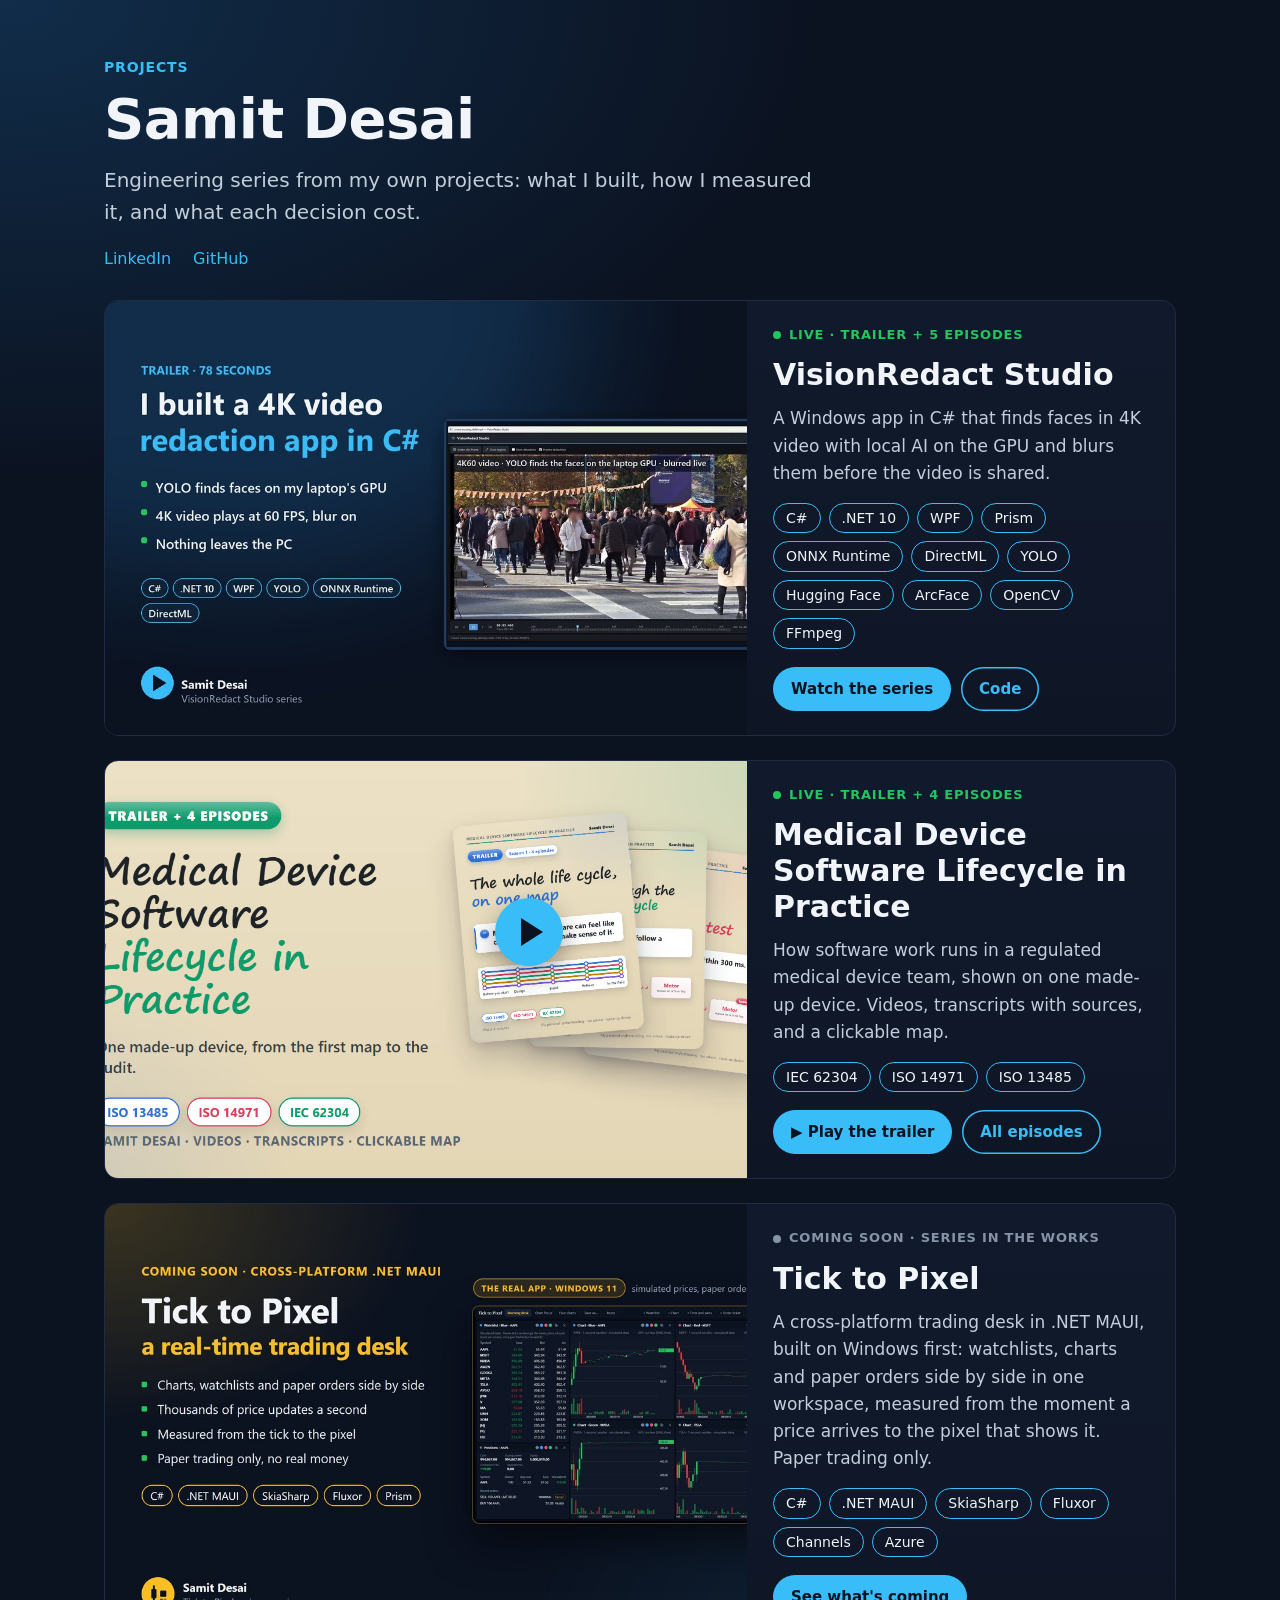
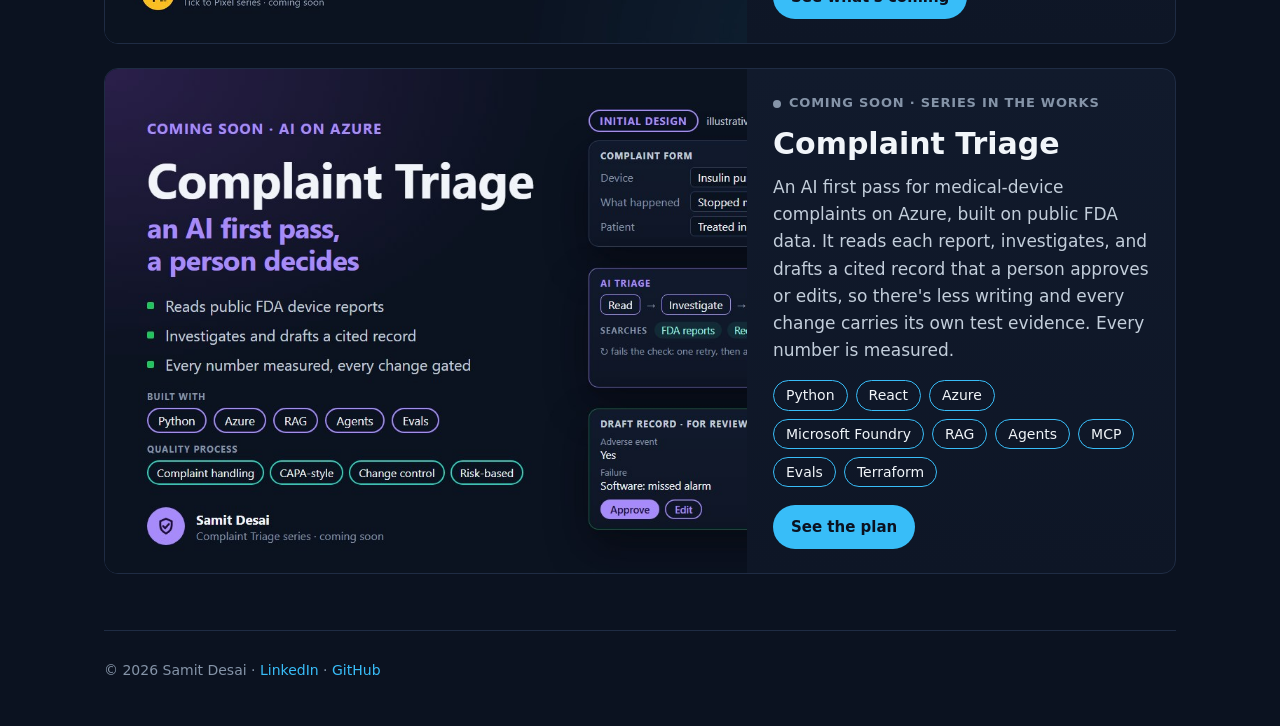
<file: index.html>
<!doctype html>
<html lang="en">
<head>
<meta charset="utf-8">
<meta name="viewport" content="width=device-width, initial-scale=1">
<title>Samit Desai: projects</title>
<meta name="description" content="Engineering series from my own projects: what I built, how I measured it, and what each decision cost.">
<meta name="author" content="Samit Desai">
<meta name="theme-color" content="#0b1220">
<meta property="og:type" content="website">
<meta property="og:title" content="Samit Desai: projects">
<meta property="og:description" content="Engineering series from my own projects: what I built, how I measured it, and what each decision cost.">
<meta property="og:url" content="https://samit-desai.github.io/">
<meta property="og:image" content="https://samit-desai.github.io/img/visionredact.jpg">
<meta name="twitter:card" content="summary_large_image">
<link rel="icon" href="favicon.svg" type="image/svg+xml">
<style>
:root {
  --bg: #0b1220;
  --glow: #112d4a;
  --panel: #111a2c;
  --panel-2: #0e1626;
  --line: #1f2c44;
  --text: #f1f5f9;
  --text-2: #c3cedb;
  --muted: #8594a8;
  --accent: #38bdf8;
  --green: #22c55e;
  --radius: 14px;
  color-scheme: dark;
}
* { box-sizing: border-box; }
html { -webkit-text-size-adjust: 100%; }
body {
  margin: 0;
  background: var(--bg) radial-gradient(1200px 700px at 0 0, var(--glow), transparent 70%) no-repeat;
  color: var(--text);
  font: 17px/1.6 "Segoe UI", system-ui, -apple-system, "Helvetica Neue", Roboto, Arial, sans-serif;
}
a { color: var(--accent); text-decoration: none; }
a:hover { text-decoration: underline; }
img { display: block; max-width: 100%; }
.wrap { max-width: 1120px; margin: 0 auto; padding-inline: 24px; }
header { padding-block: 56px 28px; }
.kicker { color: var(--accent); font-weight: 700; letter-spacing: .06em; text-transform: uppercase; font-size: 14px; margin: 0 0 10px; }
h1 { font-size: clamp(34px, 6vw, 56px); line-height: 1.1; margin: 0 0 14px; letter-spacing: -.01em; }
.lead { color: var(--text-2); font-size: clamp(17px, 2.2vw, 20px); max-width: 720px; margin: 0 0 18px; }
.contact { display: flex; gap: 22px; font-size: 16px; }
main { display: grid; gap: 24px; padding-bottom: 56px; }
.card {
  display: grid; background: linear-gradient(180deg, var(--panel), var(--panel-2));
  border: 1px solid var(--line); border-radius: var(--radius); overflow: hidden; color: var(--text);
}
.featured { grid-template-columns: 3fr 2fr; }
.cover { aspect-ratio: 16 / 9; width: 100%; height: 100%; object-fit: cover; object-position: 0 50%; background: #0b1220; }
.body { padding: 24px 26px; display: flex; flex-direction: column; gap: 10px; }
.featured .body { justify-content: center; gap: 12px; }
.status { display: inline-flex; align-items: center; gap: 8px; font-size: 13px; font-weight: 700; letter-spacing: .06em; text-transform: uppercase; color: var(--green); }
.status::before { content: ""; width: 8px; height: 8px; border-radius: 50%; background: currentColor; }
.status.soon { color: var(--muted); }
h2 { font-size: clamp(22px, 2.8vw, 30px); line-height: 1.2; margin: 0; }
.body p { margin: 0; color: var(--text-2); }
.tags { display: flex; flex-wrap: wrap; gap: 8px; margin: 4px 0 0; padding: 0; list-style: none; }
.tags li { border: 1.5px solid var(--accent); border-radius: 999px; padding: 3px 12px; font-size: 14px; }
.go { align-self: flex-start; margin-top: 6px; background: var(--accent); color: #0b1220; font-weight: 600; font-size: 15px; padding: 10px 18px; border-radius: 999px; }
.pair { display: grid; grid-template-columns: 1fr 1fr; gap: 24px; }
.pair .card { grid-template-rows: auto 1fr; }
.pair .tags li { border-color: #2b3d5a; color: var(--text-2); }

/* covers for projects that are not out yet, drawn in the style of the episode covers */
.made {
  aspect-ratio: 16 / 9; padding: 7% 8%; display: flex; flex-direction: column; justify-content: center; gap: 4%;
  background: radial-gradient(90% 120% at 0 0, var(--tint), transparent 70%), #0b1220; border-bottom: 1px solid var(--line);
}
.made .k { color: var(--hue); font-weight: 700; letter-spacing: .06em; text-transform: uppercase; font-size: clamp(11px, 1.3vw, 14px); }
.made .t { font-size: clamp(22px, 3.2vw, 34px); font-weight: 700; line-height: 1.12; }
.made .t span { color: var(--hue); display: block; }
.made .s { color: var(--text-2); font-size: clamp(12px, 1.4vw, 15px); }
.med { --hue: #2dd4bf; --tint: #0f3a3f; }
.cover.mid { object-position: 50% 50%; }
/* a picture that plays the trailer, with a play button on it, and two buttons beside it */
.shot { position: relative; display: block; height: 100%; }
.shot .pl { position: absolute; left: 66%; top: 41%;   /* on the trailer cover */ width: 68px; height: 68px; margin: -34px 0 0 -34px; border-radius: 50%;
            background: var(--accent); box-shadow: 0 10px 26px rgba(0,0,0,.35); transition: transform .2s ease; }
.shot .pl::after { content: ""; position: absolute; left: 26px; top: 20px; border-style: solid; border-width: 14px 0 14px 22px;
                   border-color: transparent transparent transparent #0b1220; }
.shot:hover .pl, .shot:focus-visible .pl { transform: scale(1.08); background: #7dd3fc; }
.btns { display: flex; flex-wrap: wrap; gap: 10px; margin-top: 6px; }
.btns .go { margin-top: 0; text-decoration: none; }
.btns .go:hover { background: #7dd3fc; text-decoration: none; }
.go.ghost { background: transparent; color: var(--accent); box-shadow: inset 0 0 0 1.5px var(--accent); }
.go.ghost:hover { background: rgba(56,189,248,.12); }
.featured .made { height: 100%; border-bottom: 0; border-right: 1px solid var(--line); }
.trade { --hue: #fbbf24; --tint: #3a2f12; }

footer { border-top: 1px solid var(--line); padding-block: 24px 40px; color: var(--muted); font-size: 14px; }
footer p { margin: 4px 0; }

@media (max-width: 860px) {
  .featured, .pair { grid-template-columns: 1fr; }
  .featured .made { border-right: 0; border-bottom: 1px solid var(--line); }
  .featured .cover { height: auto; }
}
@media (max-width: 560px) {
  body { font-size: 16px; }
  .wrap { padding-inline: 16px; }
  header { padding-block: 36px 20px; }
  .body { padding: 18px 16px; }
}
</style>
</head>
<body>
<div class="wrap">
<header>
  <p class="kicker">Projects</p>
  <h1>Samit Desai</h1>
  <p class="lead">Engineering series from my own projects: what I built, how I measured it, and what each decision
  cost.</p>
  <div class="contact"><a href="https://www.linkedin.com/in/samit-desai-62868420">LinkedIn</a><a href="https://github.com/Samit-Desai">GitHub</a></div>
</header>

<main>
  <div class="card featured">
    <a class="shot" href="visionredact-series/" aria-label="Watch the series: VisionRedact Studio">
      <img class="cover" src="img/visionredact.jpg" alt="VisionRedact Studio trailer cover: I built a 4K video redaction app in C#" width="1280" height="720">
    </a>
    <div class="body">
      <span class="status">Live · trailer + 5 episodes</span>
      <h2>VisionRedact Studio</h2>
      <p>A Windows app in C# that finds faces in 4K video with local AI on the GPU and blurs them before the video is
      shared.</p>
      <ul class="tags"><li>C#</li><li>.NET 10</li><li>WPF</li><li>Prism</li><li>ONNX Runtime</li><li>DirectML</li>
      <li>YOLO</li><li>Hugging Face</li><li>ArcFace</li><li>OpenCV</li><li>FFmpeg</li></ul>
      <div class="btns"><a class="go" href="visionredact-series/">Watch the series</a><a class="go ghost" href="https://github.com/Samit-Desai/VisionRedact">Code</a></div>
    </div>
  </div>

  <div class="card featured">
    <a class="shot" href="meddevice-sdlc-series/00-trailer/#play" aria-label="Play the trailer: Medical Device Software Lifecycle in Practice">
      <img class="cover mid" src="img/meddevice.jpg" alt="Cover: Medical Device Software Lifecycle in Practice, a trailer and four episodes" width="1280" height="720">
      <span class="pl" aria-hidden="true"></span>
    </a>
    <div class="body">
      <span class="status">Live · trailer + 4 episodes</span>
      <h2>Medical Device Software Lifecycle in Practice</h2>
      <p>How software work runs in a regulated medical device team, shown on one made-up device. Videos, transcripts
      with sources, and a clickable map.</p>
      <ul class="tags"><li>IEC 62304</li><li>ISO 14971</li><li>ISO 13485</li></ul>
      <div class="btns"><a class="go" href="meddevice-sdlc-series/00-trailer/#play">▶ Play the trailer</a><a class="go ghost" href="meddevice-sdlc-series/">All episodes</a></div>
    </div>
  </div>

  <div class="card featured">
    <a class="shot" href="tick-to-pixel/" aria-label="Coming soon: Tick to Pixel, see what's coming">
      <img class="cover" src="img/ticktopixel.jpg" alt="Cover: Tick to Pixel, a real-time trading desk in cross-platform .NET MAUI, coming soon, with a screenshot of the real app: a workspace of charts, a watchlist, an order ticket and positions" width="1280" height="720">
    </a>
    <div class="body">
      <span class="status soon">Coming soon · series in the works</span>
      <h2>Tick to Pixel</h2>
      <p>A cross-platform trading desk in .NET MAUI, built on Windows first: watchlists, charts and paper orders side by
      side in one workspace, measured from the moment a price arrives to the pixel that shows it. Paper trading only.</p>
      <ul class="tags"><li>C#</li><li>.NET MAUI</li><li>SkiaSharp</li><li>Fluxor</li><li>Channels</li><li>Azure</li></ul>
      <div class="btns"><a class="go" href="tick-to-pixel/">See what's coming</a></div>
    </div>
  </div>

  <div class="card featured">
    <a class="shot" href="complaint-triage/" aria-label="Coming soon: Complaint Triage, see the plan">
      <img class="cover" src="img/complainttriage.jpg" alt="Cover: Complaint Triage, an AI first pass where a person decides, coming soon. Built with Python, Azure, RAG, agents and evals; quality process: complaint handling, CAPA-style, change control, risk-based. The initial design, as an illustrative example: a complaint form for an insulin pump goes into AI triage (read, investigate, verify; searching FDA reports, recalls and guidance; using RAG, an agent harness and an eval loop), and out comes a draft record with three verified sources for a person to approve or edit" width="1280" height="720">
    </a>
    <div class="body">
      <span class="status soon">Coming soon · series in the works</span>
      <h2>Complaint Triage</h2>
      <p>An AI first pass for medical-device complaints on Azure, built on public FDA data. It reads each report,
      investigates, and drafts a cited record that a person approves or edits, so there's less writing and every
      change carries its own test evidence. Every number is measured.</p>
      <ul class="tags"><li>Python</li><li>React</li><li>Azure</li><li>Microsoft Foundry</li><li>RAG</li><li>Agents</li>
      <li>MCP</li><li>Evals</li><li>Terraform</li></ul>
      <div class="btns"><a class="go" href="complaint-triage/">See the plan</a></div>
    </div>
  </div>
</main>

<footer>
  <p>© 2026 Samit Desai · <a href="https://www.linkedin.com/in/samit-desai-62868420">LinkedIn</a> · <a href="https://github.com/Samit-Desai">GitHub</a></p>
</footer>
</div>
</body>
</html>
</file>
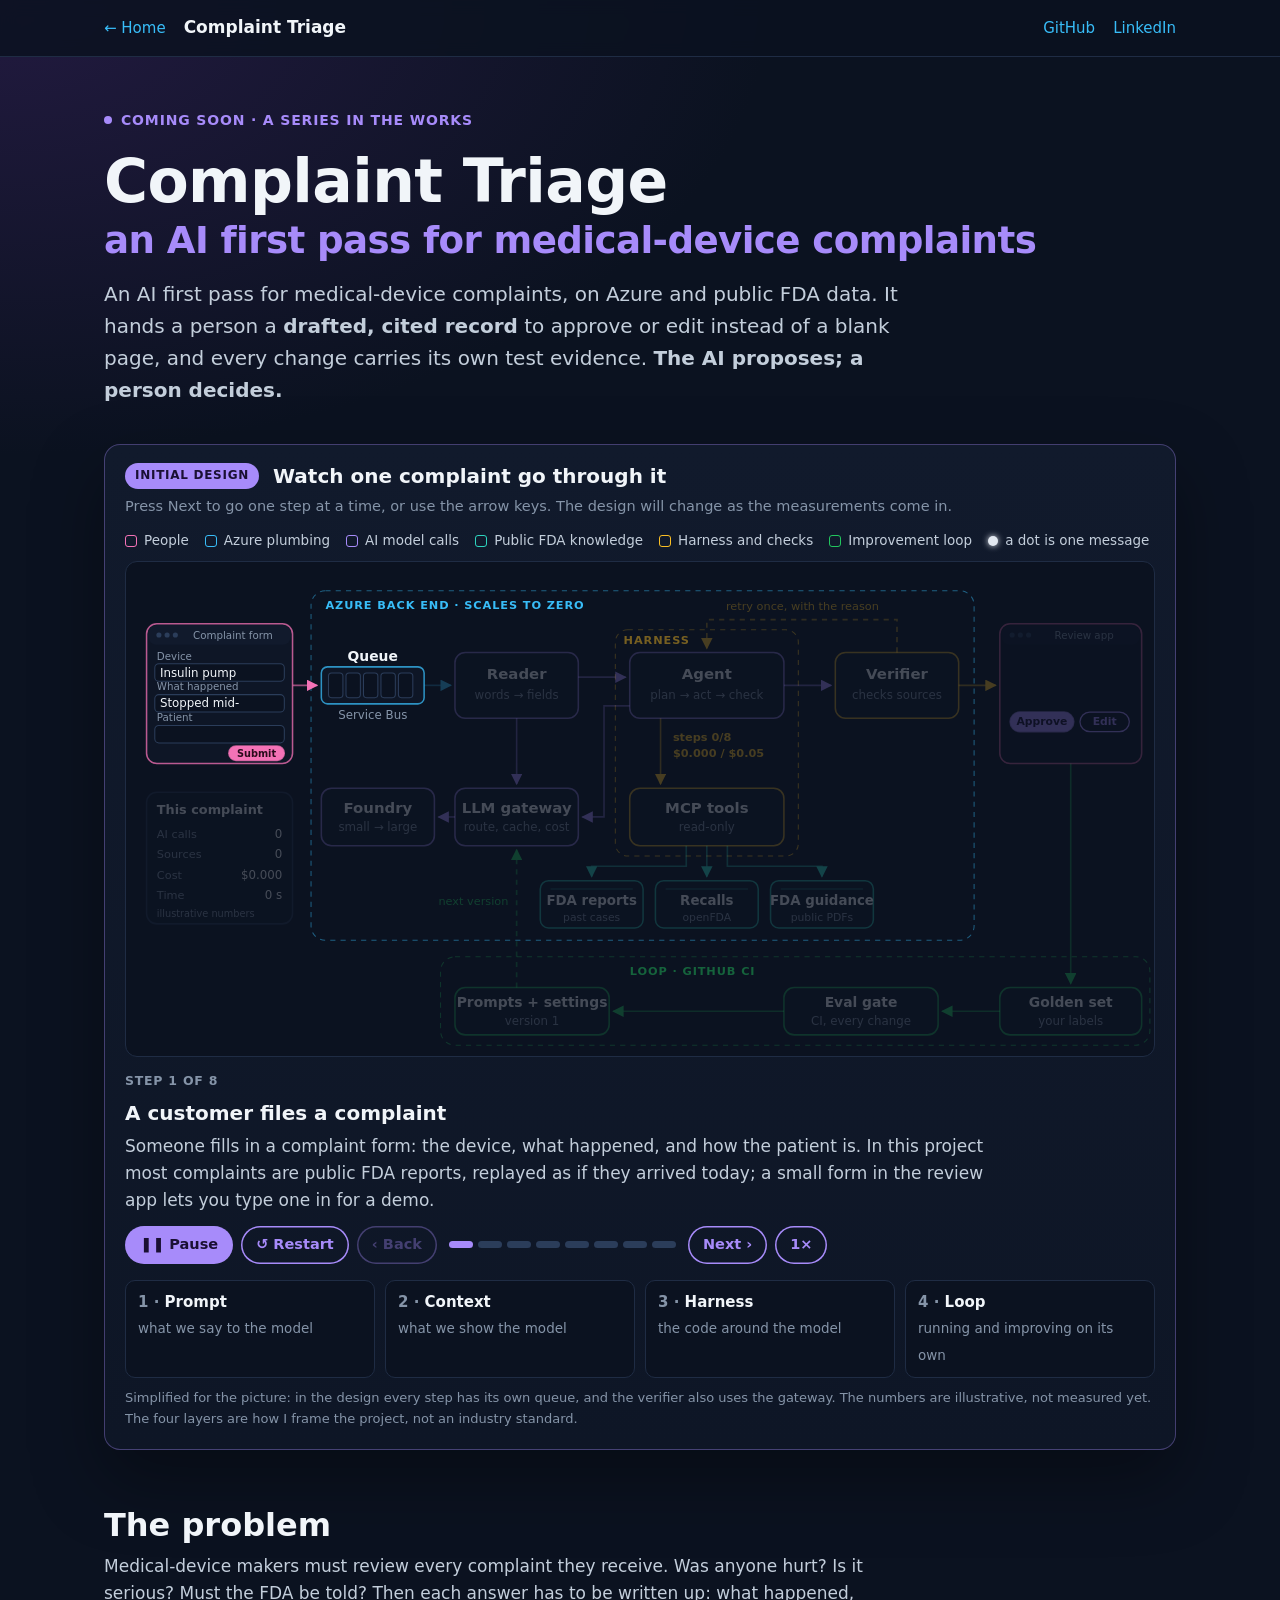
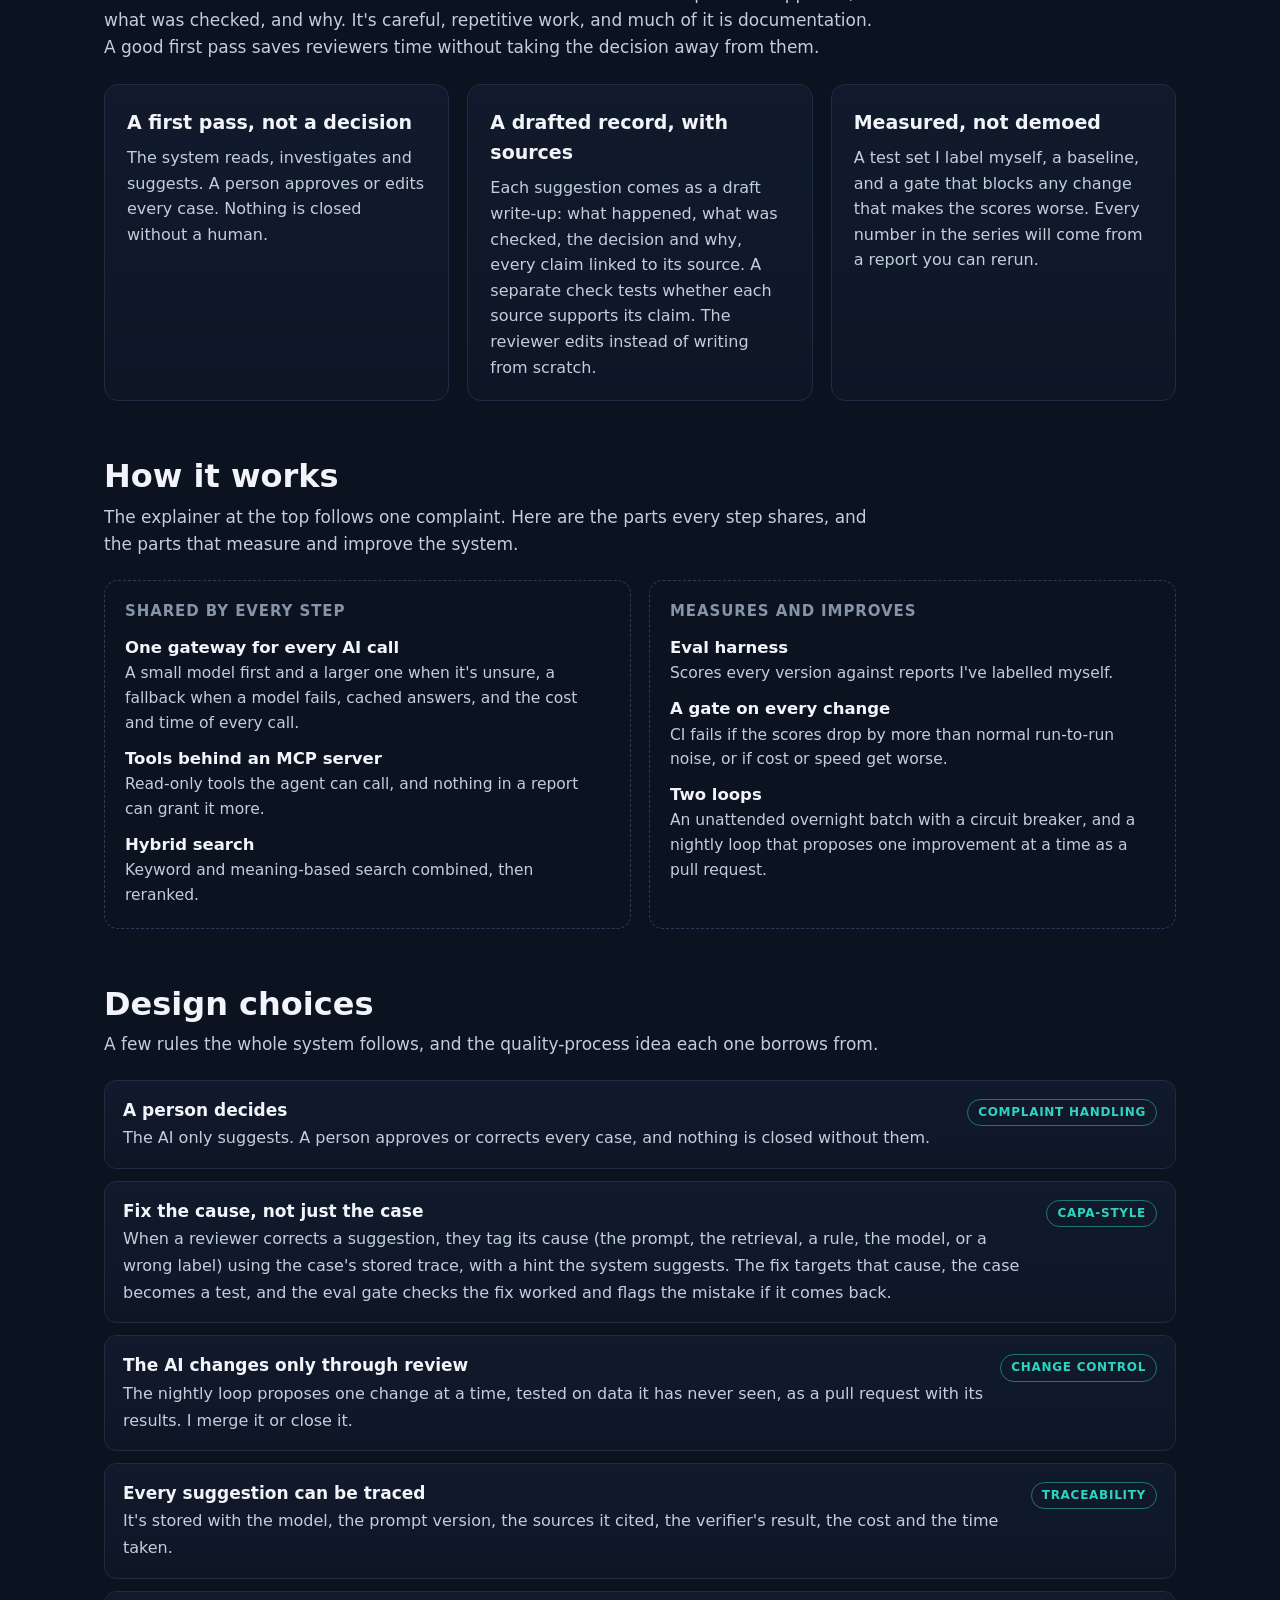
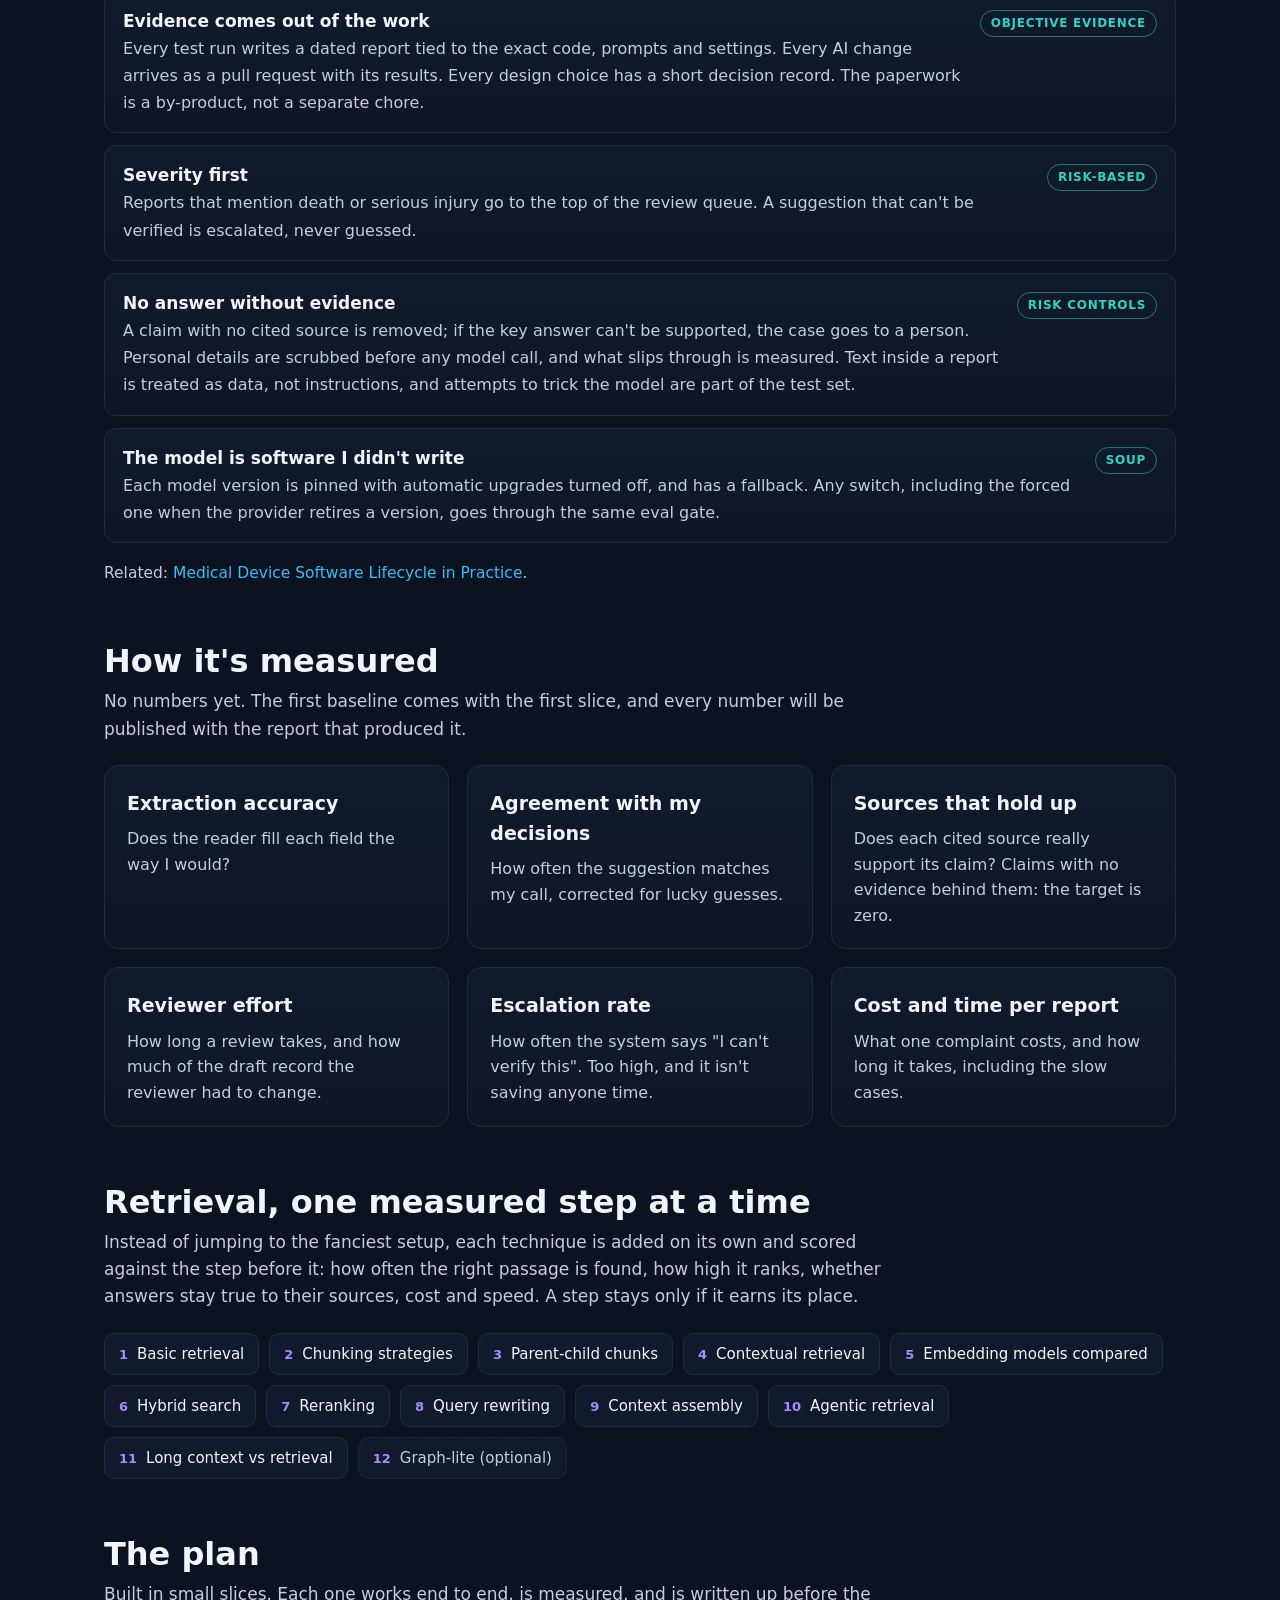
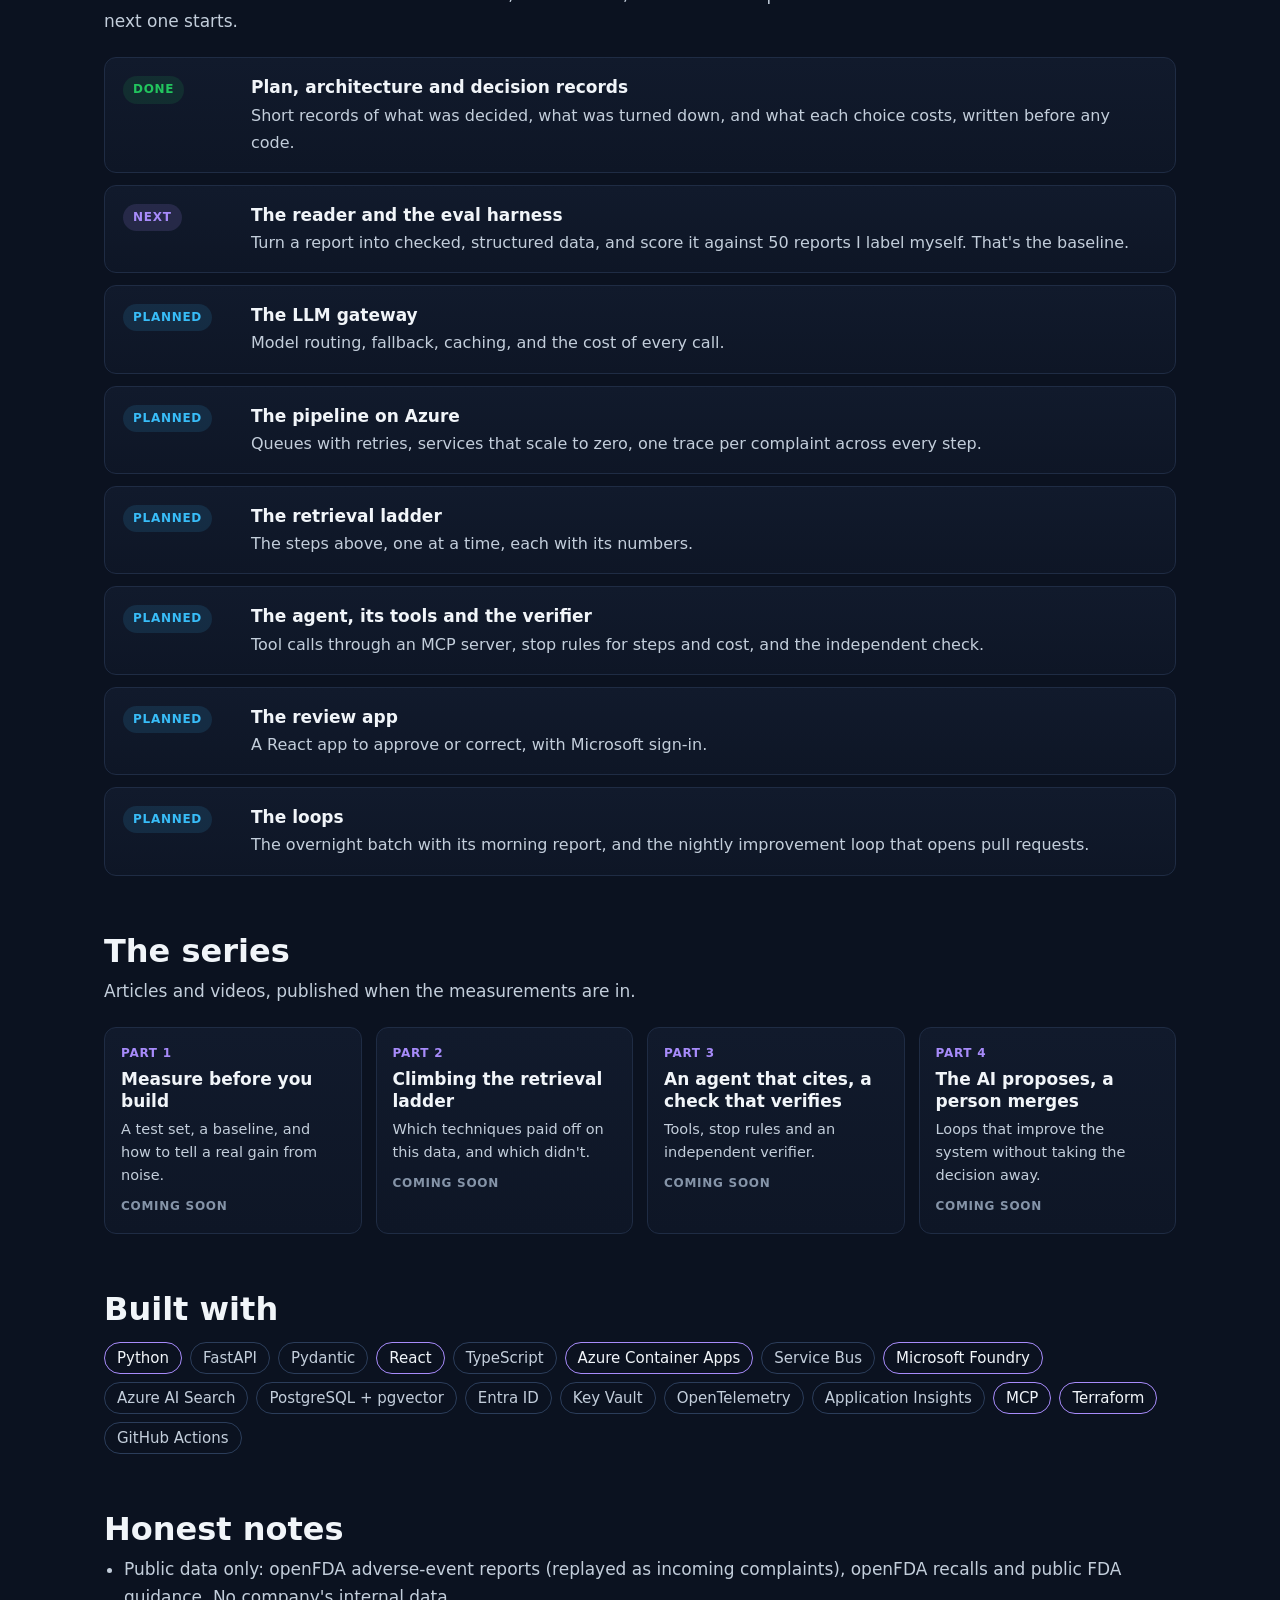
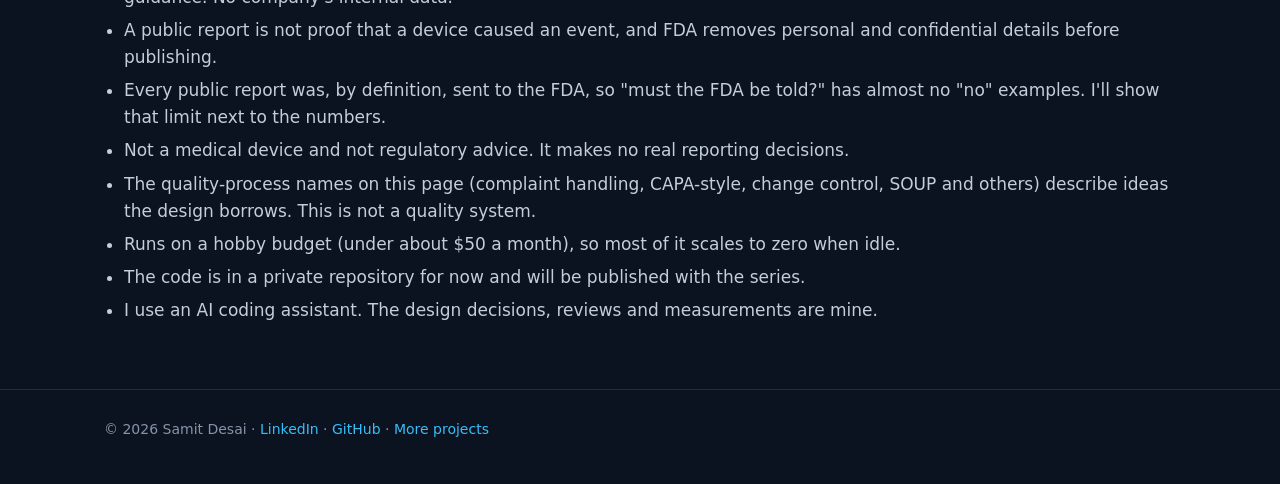
<file: complaint-triage/index.html>
<!doctype html>
<html lang="en">
<head>
<meta charset="utf-8">
<meta name="viewport" content="width=device-width, initial-scale=1">
<title>Complaint Triage: coming soon · Samit Desai</title>
<meta name="description" content="An AI first pass for medical-device complaints on Azure, built on public FDA data. It reads, investigates with cited sources and checks its own work; a person makes every final call. A series is on the way.">
<meta name="author" content="Samit Desai">
<meta name="theme-color" content="#0b1220">
<meta property="og:type" content="website">
<meta property="og:title" content="Complaint Triage: an AI first pass, a person decides (coming soon)">
<meta property="og:description" content="An AI first pass for medical-device complaints on Azure, built on public FDA data, with every number measured.">
<meta property="og:url" content="https://samit-desai.github.io/complaint-triage/">
<meta property="og:image" content="https://samit-desai.github.io/img/complainttriage.jpg">
<meta name="twitter:card" content="summary_large_image">
<link rel="icon" href="../favicon.svg" type="image/svg+xml">
<style>
:root {
  --bg: #0b1220;
  --panel: #111a2c;
  --panel-2: #0e1626;
  --line: #1f2c44;
  --text: #f1f5f9;
  --text-2: #c3cedb;
  --muted: #8594a8;
  --violet: #a78bfa;
  --accent: #38bdf8;
  --green: #22c55e;
  --radius: 14px;
  color-scheme: dark;
}
* { box-sizing: border-box; }
html { -webkit-text-size-adjust: 100%; scroll-behavior: smooth; }
body {
  margin: 0;
  background: var(--bg) radial-gradient(1100px 650px at 0 0, #221a40, transparent 70%) no-repeat;
  color: var(--text);
  font: 17px/1.6 "Segoe UI", system-ui, -apple-system, "Helvetica Neue", Roboto, Arial, sans-serif;
}
a { color: var(--accent); text-decoration: none; }
a:hover { text-decoration: underline; }
img { display: block; max-width: 100%; height: auto; }
.wrap { max-width: 1120px; margin: 0 auto; padding-inline: 24px; }

.bar { border-bottom: 1px solid var(--line); background: rgba(11,18,32,.85); position: sticky; top: 0; z-index: 2; backdrop-filter: blur(8px); }
.bar .wrap { display: flex; align-items: center; gap: 18px; min-height: 56px; flex-wrap: wrap; }
.bar .name { color: var(--text); font-weight: 700; }
.bar nav { margin-left: auto; display: flex; gap: 18px; font-size: 15px; }
.bar .home { font-size: 15px; }

.hero { padding-block: 52px 8px; display: grid; gap: 18px; }
.kicker { color: var(--violet); font-weight: 700; letter-spacing: .06em; text-transform: uppercase; font-size: 14px; margin: 0; display: inline-flex; align-items: center; gap: 9px; }
.kicker::before { content: ""; width: 8px; height: 8px; border-radius: 50%; background: currentColor; }
h1 { font-size: clamp(36px, 6.4vw, 60px); line-height: 1.08; margin: 0; letter-spacing: -.01em; }
h1 em { font-style: normal; color: var(--violet); display: block; font-size: .62em; margin-top: 6px; }
.lead { color: var(--text-2); font-size: clamp(17px, 2.2vw, 20px); max-width: 800px; margin: 0; }
.btns { display: flex; flex-wrap: wrap; gap: 10px; }
.go { display: inline-block; background: var(--violet); color: #1a1033; font-weight: 600; font-size: 15px; padding: 10px 18px; border-radius: 999px; }
.go:hover { background: #c4b5fd; text-decoration: none; }
.go.ghost { background: transparent; color: var(--violet); box-shadow: inset 0 0 0 1.5px var(--violet); }
.go.ghost:hover { background: rgba(167,139,250,.12); }

section { padding-top: 56px; }
h2 { font-size: clamp(24px, 3vw, 32px); line-height: 1.2; margin: 0 0 8px; }
.sub { color: var(--text-2); margin: 0 0 22px; max-width: 780px; }
h3 { margin: 0 0 8px; font-size: 19px; }

.cards { display: grid; grid-template-columns: repeat(3, 1fr); gap: 18px; }
.card { background: linear-gradient(180deg, var(--panel), var(--panel-2)); border: 1px solid var(--line); border-radius: var(--radius); padding: 22px 22px 20px; }
.card p { margin: 0; color: var(--text-2); font-size: 16px; }

/* the animated explainer: one complaint through the system (engine in explainer.js) */
.ct { margin: 30px 0 0; background: linear-gradient(180deg, var(--panel), var(--panel-2)); border: 1px solid rgba(167,139,250,.35); border-radius: 16px; padding: 18px 20px 20px; box-shadow: 0 30px 70px rgba(0,0,0,.35); }
.ct-head { display: flex; flex-wrap: wrap; gap: 8px 14px; align-items: center; }
.ct-head h2 { font-size: 20px; margin: 0; }
.badge { font-size: 12px; font-weight: 700; letter-spacing: .06em; text-transform: uppercase; color: #1a1033; background: var(--violet); border-radius: 999px; padding: 3px 10px; }
.ct-note { color: var(--muted); font-size: 14.5px; margin: 6px 0 0; }
.k-people { --c: #f472b6; } .k-azure { --c: #38bdf8; } .k-ai { --c: #a78bfa; } .k-know { --c: #2dd4bf; }
.k-guard { --c: #fbbf24; } .k-loop { --c: #22c55e; } .k-none { --c: #2b3d5a; } .k-dot { --c: #e2e8f0; }
.ct-key { display: flex; flex-wrap: wrap; gap: 6px 16px; margin: 12px 0 10px; padding: 0; list-style: none; font-size: 13.5px; color: var(--text-2); }
.ct-key li { display: inline-flex; align-items: center; gap: 7px; }
.ct-key li::before { content: ""; width: 10px; height: 10px; border-radius: 3px; border: 1.5px solid var(--c); }
.ct-key li.k-dot::before { border: 0; border-radius: 50%; background: var(--c); box-shadow: 0 0 6px var(--c); }
#ct-fig { outline: none; border-radius: 12px; }
#ct-fig:focus-visible { box-shadow: 0 0 0 2px var(--violet); }
.ct-scroll { overflow-x: auto; border: 1px solid var(--line); border-radius: 12px; background: #0b1220; }
.ct-svg { display: block; width: 100%; height: auto; font-family: "Segoe UI", system-ui, -apple-system, Roboto, Arial, sans-serif; }
.ct-svg .n { transition: opacity .35s; }
.ct-svg .dim { opacity: .25; }
.ct-svg .gwrap.dim { opacity: .45; }
.ct-svg .b { fill: #0e1626; stroke: var(--c); stroke-opacity: .75; stroke-width: 1.5; }
.ct-svg .hot .b { stroke-width: 3; stroke-opacity: 1; filter: drop-shadow(0 0 9px var(--c)); }
.ct-svg .tt { fill: #f1f5f9; font-size: 14.5px; font-weight: 700; }
.ct-svg .ss { fill: #8594a8; font-size: 11.5px; }
.ct-svg .lk { fill: none; stroke: var(--c); stroke-opacity: .6; stroke-width: 1.6; }
.ct-svg .lk.dash { stroke-dasharray: 5 5; }
.ct-svg .grp { fill: none; stroke: var(--c); stroke-opacity: .45; stroke-dasharray: 5 5; }
.ct-svg .gl { fill: var(--c); font-size: 11px; font-weight: 700; letter-spacing: .08em; }
.ct-svg .lbl { fill: #8594a8; font-size: 10px; }
.ct-svg .val { fill: #f1f5f9; font-size: 11.5px; }
.ct-svg .fld { fill: #0b1220; stroke: #2b3d5a; }
.ct-svg .wbar { fill: #111a2c; }
.ct-svg .slot { fill: #0b1220; stroke: #2b3d5a; transition: fill .2s; }
.ct-svg .slot.on { fill: #38bdf8; }
.ct-svg .meter text { fill: #fbbf24; font-size: 11px; font-weight: 600; }
.ct-svg .tick { fill: #e2e8f0; font-size: 15px; font-weight: 700; letter-spacing: .12em; }
.ct-svg .note { fill: #8594a8; font-size: 11px; }
.ct-svg .sline { stroke: var(--c); stroke-opacity: .45; }
.ct-svg .dot { fill: var(--c); filter: drop-shadow(0 0 6px var(--c)); }
.ct-hint { display: none; color: var(--muted); font-size: 13px; margin: 6px 0 0; }
.ct-say { margin-top: 14px; min-height: 124px; }
.ct-meta { display: flex; gap: 10px; align-items: center; font-size: 12.5px; font-weight: 700; letter-spacing: .06em; text-transform: uppercase; color: var(--muted); }
.ct-meta .ct-layer { color: var(--violet); border: 1px solid rgba(167,139,250,.5); border-radius: 999px; padding: 1px 9px; }
.ct-say h3 { margin: 6px 0 4px; font-size: 20px; }
.ct-say p { margin: 0; color: var(--text-2); max-width: 880px; }
.ct-ctl { display: flex; flex-wrap: wrap; align-items: center; gap: 8px; margin-top: 12px; }
.cbtn { font: inherit; font-size: 14.5px; font-weight: 600; color: var(--violet); background: transparent; border: 0; box-shadow: inset 0 0 0 1.5px var(--violet); border-radius: 999px; padding: 7px 15px; cursor: pointer; }
.cbtn.primary { background: var(--violet); color: #1a1033; box-shadow: none; min-width: 104px; }
.cbtn:hover { background: rgba(167,139,250,.14); }
.cbtn.primary:hover { background: #c4b5fd; }
.cbtn:disabled { opacity: .35; cursor: default; background: transparent; }
.cbtn:focus-visible, .ct-pips button:focus-visible { outline: 2px solid #c4b5fd; outline-offset: 2px; }
.ct-pips { display: flex; gap: 5px; margin: 0 4px; }
.ct-pips button { width: 24px; height: 7px; border-radius: 4px; border: 0; padding: 0; background: #2b3d5a; cursor: pointer; }
.ct-pips button.done { background: #5b4b99; }
.ct-pips button.on { background: var(--violet); }
.ct-layers { list-style: none; margin: 16px 0 0; padding: 0; display: grid; grid-template-columns: repeat(4, 1fr); gap: 10px; counter-reset: lay; }
.ct-layers li { counter-increment: lay; border: 1px solid var(--line); border-radius: 10px; padding: 9px 12px; background: #0b1220; transition: border-color .3s, background .3s; }
.ct-layers li b { display: block; font-size: 15px; }
.ct-layers li b::before { content: counter(lay) " · "; color: var(--muted); font-weight: 600; }
.ct-layers li span { color: var(--muted); font-size: 13.5px; }
.ct-layers li.on { border-color: var(--violet); background: rgba(167,139,250,.1); }
.ct-layers li.on b { color: var(--violet); }
.ct-foot { margin: 10px 0 0; color: var(--muted); font-size: 13px; }
@media (prefers-reduced-motion: reduce) { .ct-svg .n, .ct-layers li { transition: none; } }

.groups { display: grid; grid-template-columns: 1fr 1fr; gap: 18px; }
.group { border: 1px dashed #2b3d5a; border-radius: var(--radius); padding: 18px 20px 20px; }
.group h3 { font-size: 15px; color: var(--muted); letter-spacing: .06em; text-transform: uppercase; margin-bottom: 12px; }
.group ul { list-style: none; margin: 0; padding: 0; display: grid; gap: 10px; }
.group li { color: var(--text-2); font-size: 15.5px; }
.group li b { color: var(--text); display: block; font-size: 16.5px; }

.list { display: grid; gap: 12px; margin: 0; padding: 0; list-style: none; }
.list li { display: grid; grid-template-columns: 112px 1fr; gap: 16px; align-items: start; background: linear-gradient(180deg, var(--panel), var(--panel-2)); border: 1px solid var(--line); border-radius: 12px; padding: 16px 18px; }
.list b { display: block; font-size: 17px; }
.list span.d { color: var(--text-2); font-size: 16px; }
.st { justify-self: start; font-size: 12px; font-weight: 700; letter-spacing: .06em; text-transform: uppercase; padding: 4px 10px; border-radius: 999px; white-space: nowrap; margin-top: 2px; }
.st.done { color: var(--green); background: rgba(34,197,94,.12); }
.st.next { color: var(--violet); background: rgba(167,139,250,.14); }
.st.plan { color: var(--accent); background: rgba(56,189,248,.12); }
.list.plain li { grid-template-columns: 1fr auto; }
.qms { justify-self: end; font-size: 12px; font-weight: 700; letter-spacing: .06em; text-transform: uppercase; color: #2dd4bf; border: 1px solid rgba(45,212,191,.5); border-radius: 999px; padding: 3px 10px; white-space: nowrap; margin-top: 2px; }

.ladder { display: flex; flex-wrap: wrap; gap: 10px; align-items: center; margin: 0; padding: 0; list-style: none; counter-reset: rung; }
.ladder li { counter-increment: rung; background: var(--panel); border: 1px solid var(--line); border-radius: 10px; padding: 8px 14px; font-size: 15px; display: inline-flex; gap: 9px; align-items: baseline; }
.ladder li::before { content: counter(rung); color: var(--violet); font-weight: 700; font-size: 13px; }
.ladder li.opt { border-style: dashed; color: var(--text-2); }

.eps { display: grid; grid-template-columns: repeat(4, 1fr); gap: 14px; }
.ep { background: linear-gradient(180deg, var(--panel), var(--panel-2)); border: 1px solid var(--line); border-radius: 12px; padding: 16px; display: grid; gap: 6px; align-content: start; }
.ep .n { color: var(--violet); font-size: 12px; font-weight: 700; letter-spacing: .06em; text-transform: uppercase; }
.ep b { font-size: 17px; line-height: 1.25; }
.ep span.d { color: var(--text-2); font-size: 14.5px; }
.ep .soon { color: var(--muted); font-size: 12px; font-weight: 700; letter-spacing: .06em; text-transform: uppercase; margin-top: 4px; }

.tags { display: flex; flex-wrap: wrap; gap: 8px; margin: 0; padding: 0; list-style: none; }
.tags li { border: 1.5px solid #2b3d5a; color: var(--text-2); border-radius: 999px; padding: 3px 12px; font-size: 15px; }
.tags li.k { border-color: var(--violet); color: var(--text); }

.notes { margin: 0; padding-left: 20px; color: var(--text-2); display: grid; gap: 6px; }
.aside { margin: 18px 0 0; color: var(--text-2); font-size: 15.5px; }
footer { border-top: 1px solid var(--line); margin-top: 64px; padding-block: 24px 40px; color: var(--muted); font-size: 14px; }
footer p { margin: 4px 0; }

@media (max-width: 760px) {
  .ct { padding: 14px 12px 16px; }
  .ct-svg { min-width: 760px; }
  .ct-hint { display: block; }
  .ct-say { min-height: 170px; }
  .ct-pips { order: 10; width: 100%; margin: 4px 0 0; }
  .ct-layers { grid-template-columns: 1fr 1fr; }
}
@media (max-width: 900px) {
  .cards, .groups { grid-template-columns: 1fr; }
  .eps { grid-template-columns: 1fr 1fr; }
}
@media (max-width: 560px) {
  body { font-size: 16px; }
  .wrap { padding-inline: 16px; }
  .bar nav { margin-left: 0; }
  .hero { padding-top: 34px; }
  .eps { grid-template-columns: 1fr; }
  .list li, .list.plain li { grid-template-columns: 1fr; gap: 8px; }
  .qms { justify-self: start; }
}
</style>
</head>
<body>
<header class="bar"><div class="wrap">
  <a class="home" href="../">← Home</a><span class="name">Complaint Triage</span>
  <nav><a href="https://github.com/Samit-Desai">GitHub</a><a href="https://www.linkedin.com/in/samit-desai-62868420">LinkedIn</a></nav>
</div></header>

<main class="wrap">
  <div class="hero">
    <p class="kicker">Coming soon · a series in the works</p>
    <h1>Complaint Triage <em>an AI first pass for medical-device complaints</em></h1>
    <p class="lead">An AI first pass for medical-device complaints, on Azure and public FDA data. It hands a person a
    <b>drafted, cited record</b> to approve or edit instead of a blank page, and every change carries its own test
    evidence. <b>The AI proposes; a person decides.</b></p>
  </div>

  <section id="explain" class="ct" aria-labelledby="ct-h">
    <div class="ct-head"><span class="badge">Initial design</span><h2 id="ct-h">Watch one complaint go through it</h2></div>
    <p class="ct-note">Press Next to go one step at a time, or use the arrow keys. The design will change as the
    measurements come in.</p>
    <ul class="ct-key" aria-label="Colour key">
      <li class="k-people">People</li><li class="k-azure">Azure plumbing</li><li class="k-ai">AI model calls</li>
      <li class="k-know">Public FDA knowledge</li><li class="k-guard">Harness and checks</li>
      <li class="k-loop">Improvement loop</li><li class="k-dot">a dot is one message</li>
    </ul>
    <div id="ct-fig" tabindex="0" aria-label="Animated diagram. Left and right arrow keys step through it.">
      <div class="ct-scroll">
<svg class="ct-svg" viewBox="0 0 1000 480" role="img" aria-labelledby="ct-svg-t">
<title id="ct-svg-t">A complaint form on a web app goes into an Azure queue. A reader and an agent call AI models through a gateway and search FDA reports, recalls and guidance through read-only tools. A verifier checks the sources, with one retry. A reviewer approves or edits the draft, and corrections feed a golden set and an eval gate that produce the next version.</title>
<defs>
  <marker id="m-people" viewBox="0 0 10 10" refX="9" refY="5" markerWidth="7" markerHeight="7" orient="auto-start-reverse"><path d="M0 0L10 5L0 10z" fill="#f472b6"/></marker>
  <marker id="m-azure" viewBox="0 0 10 10" refX="9" refY="5" markerWidth="7" markerHeight="7" orient="auto-start-reverse"><path d="M0 0L10 5L0 10z" fill="#38bdf8"/></marker>
  <marker id="m-ai" viewBox="0 0 10 10" refX="9" refY="5" markerWidth="7" markerHeight="7" orient="auto-start-reverse"><path d="M0 0L10 5L0 10z" fill="#a78bfa"/></marker>
  <marker id="m-know" viewBox="0 0 10 10" refX="9" refY="5" markerWidth="7" markerHeight="7" orient="auto-start-reverse"><path d="M0 0L10 5L0 10z" fill="#2dd4bf"/></marker>
  <marker id="m-guard" viewBox="0 0 10 10" refX="9" refY="5" markerWidth="7" markerHeight="7" orient="auto-start-reverse"><path d="M0 0L10 5L0 10z" fill="#fbbf24"/></marker>
  <marker id="m-loop" viewBox="0 0 10 10" refX="9" refY="5" markerWidth="7" markerHeight="7" orient="auto-start-reverse"><path d="M0 0L10 5L0 10z" fill="#22c55e"/></marker>
</defs>

<g class="k-azure"><rect class="grp" x="180" y="28" width="645" height="340" rx="14"/><text class="gl" x="194" y="46">AZURE BACK END · SCALES TO ZERO</text></g>
<g id="harness" class="n gwrap k-guard"><rect class="grp" x="476" y="66" width="178" height="220" rx="12"/><text class="gl" x="484" y="80">HARNESS</text></g>
<g id="loopgrp" class="n gwrap k-loop"><rect class="grp" x="306" y="384" width="690" height="86" rx="14"/><text class="gl" x="490" y="402">LOOP · GITHUB CI</text></g>

<path id="l-web-q" class="n lk k-people" d="M162 120 H186" marker-end="url(#m-people)"/>
<path id="l-q-rd" class="n lk k-azure" d="M290 120 H316" marker-end="url(#m-azure)"/>
<path id="l-rd-ag" class="n lk k-ai" d="M440 112 H486" marker-end="url(#m-ai)"/>
<path id="l-ag-vf" class="n lk k-ai" d="M640 120 H686" marker-end="url(#m-ai)"/>
<path id="l-vf-rv" class="n lk k-guard" d="M810 120 H846" marker-end="url(#m-guard)"/>
<path id="l-rd-gw" class="n lk k-ai" d="M380 152 V216" marker-end="url(#m-ai)"/>
<path id="l-gw-fd" class="n lk k-ai" d="M320 248 H304" marker-end="url(#m-ai)"/>
<path id="l-ag-gw" class="n lk k-ai" d="M490 140 H465 V248 H444" marker-end="url(#m-ai)"/>
<path id="l-ag-mcp" class="n lk k-guard" d="M520 152 V216" marker-end="url(#m-guard)"/>
<path id="l-mcp-s1" class="n lk k-know" d="M545 276 V296 H453 V306" marker-end="url(#m-know)"/>
<path id="l-mcp-s2" class="n lk k-know" d="M565 276 V306" marker-end="url(#m-know)"/>
<path id="l-mcp-s3" class="n lk k-know" d="M585 276 V296 H677 V306" marker-end="url(#m-know)"/>
<path id="l-vf-ag" class="n lk dash k-guard" d="M750 88 V56 H565 V84" marker-end="url(#m-guard)"/>
<text id="retry" class="n note" x="658" y="47" text-anchor="middle" style="fill:#fbbf24">retry once, with the reason</text>
<path id="l-rv-gs" class="n lk k-loop" d="M919 196 V410" marker-end="url(#m-loop)"/>
<path id="l-gs-ev" class="n lk k-loop" d="M850 437 H794" marker-end="url(#m-loop)"/>
<path id="l-ev-pr" class="n lk k-loop" d="M640 437 H474" marker-end="url(#m-loop)"/>
<path id="l-pr-gw" class="n lk dash k-loop" d="M380 414 V280" marker-end="url(#m-loop)"/>
<text id="nextv" class="n note" x="372" y="334" text-anchor="end" style="fill:#22c55e">next version</text>

<g id="web" class="n k-people">
  <rect class="b" x="20" y="60" width="142" height="136" rx="10"/>
  <rect class="wbar"x="21.5" y="61.5" width="139" height="19" rx="8.5"/>
  <circle cx="32" cy="71" r="2.5" fill="#2b3d5a"/><circle cx="40" cy="71" r="2.5" fill="#2b3d5a"/><circle cx="48" cy="71" r="2.5" fill="#2b3d5a"/>
  <text class="lbl" x="104" y="74.5" text-anchor="middle">Complaint form</text>
  <text class="lbl" x="30" y="95">Device</text><rect class="fld" x="28" y="99" width="126" height="17" rx="4"/><text class="val" x="33" y="111.5" data-t="f1"></text>
  <text class="lbl" x="30" y="125">What happened</text><rect class="fld" x="28" y="129" width="126" height="17" rx="4"/><text class="val" x="33" y="141.5" data-t="f2"></text>
  <text class="lbl" x="30" y="155">Patient</text><rect class="fld" x="28" y="159" width="126" height="17" rx="4"/><text class="val" x="33" y="171.5" data-t="f3"></text>
  <g id="submit" class="k-people"><rect class="b" x="100" y="179" width="54" height="14" rx="7" style="fill:#f472b6"/><text x="127" y="189.5" text-anchor="middle" style="fill:#2a0b1c;font-size:9.5px;font-weight:700">Submit</text></g>
</g>

<g id="counters" class="n k-none">
  <rect class="b" x="20" y="224" width="142" height="128" rx="10"/>
  <text class="tt" x="30" y="245" style="font-size:12.5px">This complaint</text>
  <text class="lbl" x="30" y="268" style="font-size:11px">AI calls</text><text class="val" x="152" y="268" text-anchor="end" data-t="calls">0</text>
  <text class="lbl" x="30" y="288" style="font-size:11px">Sources</text><text class="val" x="152" y="288" text-anchor="end" data-t="src">0</text>
  <text class="lbl" x="30" y="308" style="font-size:11px">Cost</text><text class="val" x="152" y="308" text-anchor="end" data-t="cost">$0.000</text>
  <text class="lbl" x="30" y="328" style="font-size:11px">Time</text><text class="val" x="152" y="328" text-anchor="end" data-t="time">0 s</text>
  <text class="note" x="30" y="345" style="font-size:9.5px">illustrative numbers</text>
</g>

<g id="queue" class="n k-azure">
  <text class="tt" x="240" y="96" text-anchor="middle" style="font-size:13.5px">Queue</text>
  <rect class="b" x="190" y="102" width="100" height="36" rx="6"/>
  <rect class="slot" x="197" y="108" width="14" height="24" rx="3"/><rect class="slot" x="214" y="108" width="14" height="24" rx="3"/><rect class="slot" x="231" y="108" width="14" height="24" rx="3"/><rect class="slot" x="248" y="108" width="14" height="24" rx="3"/><rect class="slot" x="265" y="108" width="14" height="24" rx="3"/>
  <text class="ss" x="240" y="153" text-anchor="middle">Service Bus</text>
</g>

<g id="reader" class="n k-ai"><rect class="b" x="320" y="88" width="120" height="64" rx="10"/><text class="tt" x="380" y="114" text-anchor="middle">Reader</text><text class="ss" x="380" y="133" text-anchor="middle" data-t="rd">words → fields</text></g>
<g id="agent" class="n k-ai"><rect class="b" x="490" y="88" width="150" height="64" rx="10"/><text class="tt" x="565" y="114" text-anchor="middle">Agent</text><text class="ss" x="565" y="133" text-anchor="middle" data-t="ag">plan → act → check</text></g>
<g id="verifier" class="n k-guard"><rect class="b" x="690" y="88" width="120" height="64" rx="10"/><text class="tt" x="750" y="114" text-anchor="middle">Verifier</text><text class="ss" x="750" y="133" text-anchor="middle" data-t="vf">checks sources</text><text class="tick" x="750" y="178" text-anchor="middle" data-t="ticks"></text></g>

<g id="review" class="n k-people">
  <rect class="b" x="850" y="60" width="138" height="136" rx="10"/>
  <rect class="wbar"x="851.5" y="61.5" width="135" height="19" rx="8.5"/>
  <circle cx="862" cy="71" r="2.5" fill="#2b3d5a"/><circle cx="870" cy="71" r="2.5" fill="#2b3d5a"/><circle cx="878" cy="71" r="2.5" fill="#2b3d5a"/>
  <text class="lbl" x="932" y="74.5" text-anchor="middle">Review app</text>
  <text class="val" x="860" y="99" style="font-size:11px" data-t="rv1"></text>
  <text class="val" x="860" y="117" style="font-size:11px" data-t="rv2"></text>
  <text class="val" x="860" y="135" style="font-size:11px" data-t="rv3"></text>
  <g id="approve" class="k-ai"><rect class="b" x="860" y="146" width="62" height="19" rx="9.5" style="fill:#a78bfa"/><text x="891" y="159" text-anchor="middle" style="fill:#1a1033;font-size:10.5px;font-weight:700">Approve</text></g>
  <rect x="928" y="146" width="48" height="19" rx="9.5" fill="none" stroke="#a78bfa" stroke-width="1.2"/><text x="952" y="159" text-anchor="middle" style="fill:#a78bfa;font-size:10.5px;font-weight:700">Edit</text>
  <text x="919" y="184" text-anchor="middle" data-t="rvs" style="fill:#22c55e;font-size:10.5px;font-weight:600"></text>
</g>

<g id="foundry" class="n k-ai"><rect class="b" x="190" y="220" width="110" height="56" rx="10"/><text class="tt" x="245" y="244" text-anchor="middle">Foundry</text><text class="ss" x="245" y="262" text-anchor="middle">small → large</text></g>
<g id="gateway" class="n k-ai"><rect class="b" x="320" y="220" width="120" height="56" rx="10"/><text class="tt" x="380" y="244" text-anchor="middle">LLM gateway</text><text class="ss" x="380" y="262" text-anchor="middle">route, cache, cost</text></g>
<g id="mcp" class="n k-guard"><rect class="b" x="490" y="220" width="150" height="56" rx="10"/><text class="tt" x="565" y="244" text-anchor="middle">MCP tools</text><text class="ss" x="565" y="262" text-anchor="middle">read-only</text></g>
<g id="meter" class="n meter"><text x="532" y="174" data-t="steps">steps 0/8</text><text x="532" y="190" data-t="cap">$0.000 / $0.05</text></g>

<g id="s1" class="n k-know"><rect class="b" x="403" y="310" width="100" height="46" rx="8"/><path class="sline" d="M413 318 H493"/><text class="tt" x="453" y="334" text-anchor="middle" style="font-size:13px">FDA reports</text><text class="ss" x="453" y="349" text-anchor="middle" style="font-size:10.5px">past cases</text></g>
<g id="s2" class="n k-know"><rect class="b" x="515" y="310" width="100" height="46" rx="8"/><path class="sline" d="M525 318 H605"/><text class="tt" x="565" y="334" text-anchor="middle" style="font-size:13px">Recalls</text><text class="ss" x="565" y="349" text-anchor="middle" style="font-size:10.5px">openFDA</text></g>
<g id="s3" class="n k-know"><rect class="b" x="627" y="310" width="100" height="46" rx="8"/><path class="sline" d="M637 318 H717"/><text class="tt" x="677" y="334" text-anchor="middle" style="font-size:13px">FDA guidance</text><text class="ss" x="677" y="349" text-anchor="middle" style="font-size:10.5px">public PDFs</text></g>

<g id="prompts" class="n k-loop"><rect class="b" x="320" y="414" width="150" height="46" rx="10"/><text class="tt" x="395" y="433" text-anchor="middle" style="font-size:13.5px">Prompts + settings</text><text class="ss" x="395" y="450" text-anchor="middle" data-t="pv">version 1</text></g>
<g id="eval" class="n k-loop"><rect class="b" x="640" y="414" width="150" height="46" rx="10"/><text class="tt" x="715" y="433" text-anchor="middle" style="font-size:13.5px">Eval gate</text><text class="ss" x="715" y="450" text-anchor="middle" data-t="ev">CI, every change</text></g>
<g id="golden" class="n k-loop"><rect class="b" x="850" y="414" width="138" height="46" rx="10"/><text class="tt" x="919" y="433" text-anchor="middle" style="font-size:13.5px">Golden set</text><text class="ss" x="919" y="450" text-anchor="middle" data-t="gs">your labels</text></g>

<g id="dots"></g>
</svg>
      </div>
      <p class="ct-hint">Swipe the diagram sideways to see all of it.</p>
      <div class="ct-say" id="ct-say" aria-live="off">
        <div class="ct-meta"><span id="ct-stepno">Step 1 of 8</span><span class="ct-layer" id="ct-layer" hidden></span></div>
        <h3 id="ct-title">A customer files a complaint</h3>
        <p id="ct-text">Someone fills in a complaint form: the device, what happened, and how the patient is. In this
        project most complaints are public FDA reports, replayed as if they arrived today; a small form in the review
        app lets you type one in for a demo.</p>
      </div>
      <div class="ct-ctl">
        <button type="button" class="cbtn primary" id="ct-play" aria-pressed="false">▶ Play</button>
        <button type="button" class="cbtn" id="ct-restart">↺ Restart</button>
        <button type="button" class="cbtn" id="ct-back">‹ Back</button>
        <div class="ct-pips" id="ct-pips" role="group" aria-label="Jump to a step"></div>
        <button type="button" class="cbtn" id="ct-next">Next ›</button>
        <button type="button" class="cbtn" id="ct-speed" aria-label="Animation speed">1×</button>
      </div>
    </div>
    <ol class="ct-layers" aria-label="The four layers">
      <li data-l="prompt"><b>Prompt</b><span>what we say to the model</span></li>
      <li data-l="context"><b>Context</b><span>what we show the model</span></li>
      <li data-l="harness"><b>Harness</b><span>the code around the model</span></li>
      <li data-l="loop"><b>Loop</b><span>running and improving on its own</span></li>
    </ol>
    <p class="ct-foot">Simplified for the picture: in the design every step has its own queue, and the verifier also
    uses the gateway. The numbers are illustrative, not measured yet. The four layers are how I frame the project, not
    an industry standard.</p>
  </section>

  <section id="why">
    <h2>The problem</h2>
    <p class="sub">Medical-device makers must review every complaint they receive. Was anyone hurt? Is it serious? Must
    the FDA be told? Then each answer has to be written up: what happened, what was checked, and why. It's careful,
    repetitive work, and much of it is documentation. A good first pass saves reviewers time without taking the
    decision away from them.</p>
    <div class="cards">
      <div class="card"><h3>A first pass, not a decision</h3><p>The system reads, investigates and suggests. A person
      approves or edits every case. Nothing is closed without a human.</p></div>
      <div class="card"><h3>A drafted record, with sources</h3><p>Each suggestion comes as a draft write-up: what
      happened, what was checked, the decision and why, every claim linked to its source. A separate check tests
      whether each source supports its claim. The reviewer edits instead of writing from scratch.</p></div>
      <div class="card"><h3>Measured, not demoed</h3><p>A test set I label myself, a baseline, and a gate that blocks
      any change that makes the scores worse. Every number in the series will come from a report you can rerun.</p></div>
    </div>
  </section>

  <section id="how">
    <h2>How it works</h2>
    <p class="sub">The explainer at the top follows one complaint. Here are the parts every step shares, and the parts
    that measure and improve the system.</p>
    <div class="groups">
      <div class="group"><h3>Shared by every step</h3><ul>
        <li><b>One gateway for every AI call</b>A small model first and a larger one when it's unsure, a fallback when a
        model fails, cached answers, and the cost and time of every call.</li>
        <li><b>Tools behind an MCP server</b>Read-only tools the agent can call, and nothing in a report can grant it more.</li>
        <li><b>Hybrid search</b>Keyword and meaning-based search combined, then reranked.</li>
      </ul></div>
      <div class="group"><h3>Measures and improves</h3><ul>
        <li><b>Eval harness</b>Scores every version against reports I've labelled myself.</li>
        <li><b>A gate on every change</b>CI fails if the scores drop by more than normal run-to-run noise, or if cost or speed get worse.</li>
        <li><b>Two loops</b>An unattended overnight batch with a circuit breaker, and a nightly loop that proposes one
        improvement at a time as a pull request.</li>
      </ul></div>
    </div>
  </section>

  <section id="choices">
    <h2>Design choices</h2>
    <p class="sub">A few rules the whole system follows, and the quality-process idea each one borrows from.</p>
    <ul class="list plain">
      <li><span><b>A person decides</b><span class="d">The AI only suggests. A person approves or corrects every case,
      and nothing is closed without them.</span></span><span class="qms">Complaint handling</span></li>
      <li><span><b>Fix the cause, not just the case</b><span class="d">When a reviewer corrects a suggestion, they tag
      its cause (the prompt, the retrieval, a rule, the model, or a wrong label) using the case's stored trace, with a
      hint the system suggests. The fix targets that cause, the case becomes a test, and the eval gate checks the fix
      worked and flags the mistake if it comes back.</span></span><span class="qms">CAPA-style</span></li>
      <li><span><b>The AI changes only through review</b><span class="d">The nightly loop proposes one change at a time,
      tested on data it has never seen, as a pull request with its results. I merge it or close it.</span></span><span class="qms">Change control</span></li>
      <li><span><b>Every suggestion can be traced</b><span class="d">It's stored with the model, the prompt version, the
      sources it cited, the verifier's result, the cost and the time taken.</span></span><span class="qms">Traceability</span></li>
      <li><span><b>Evidence comes out of the work</b><span class="d">Every test run writes a dated report tied to the
      exact code, prompts and settings. Every AI change arrives as a pull request with its results. Every design
      choice has a short decision record. The paperwork is a by-product, not a separate chore.</span></span><span class="qms">Objective evidence</span></li>
      <li><span><b>Severity first</b><span class="d">Reports that mention death or serious injury go to the top of the
      review queue. A suggestion that can't be verified is escalated, never guessed.</span></span><span class="qms">Risk-based</span></li>
      <li><span><b>No answer without evidence</b><span class="d">A claim with no cited source is removed; if the key
      answer can't be supported, the case goes to a person. Personal details are scrubbed before any model call, and
      what slips through is measured. Text inside a report is treated as data, not instructions, and attempts to trick
      the model are part of the test set.</span></span><span class="qms">Risk controls</span></li>
      <li><span><b>The model is software I didn't write</b><span class="d">Each model version is pinned with automatic
      upgrades turned off, and has a fallback. Any switch, including the forced one when the provider retires a
      version, goes through the same eval gate.</span></span><span class="qms">SOUP</span></li>
    </ul>
    <p class="aside">Related: <a href="../meddevice-sdlc-series/">Medical Device Software Lifecycle in Practice</a>.</p>
  </section>

  <section id="measured">
    <h2>How it's measured</h2>
    <p class="sub">No numbers yet. The first baseline comes with the first slice, and every number will be published
    with the report that produced it.</p>
    <div class="cards">
      <div class="card"><h3>Extraction accuracy</h3><p>Does the reader fill each field the way I would?</p></div>
      <div class="card"><h3>Agreement with my decisions</h3><p>How often the suggestion matches my call, corrected for
      lucky guesses.</p></div>
      <div class="card"><h3>Sources that hold up</h3><p>Does each cited source really support its claim? Claims with
      no evidence behind them: the target is zero.</p></div>
      <div class="card"><h3>Reviewer effort</h3><p>How long a review takes, and how much of the draft record the
      reviewer had to change.</p></div>
      <div class="card"><h3>Escalation rate</h3><p>How often the system says "I can't verify this". Too high, and it
      isn't saving anyone time.</p></div>
      <div class="card"><h3>Cost and time per report</h3><p>What one complaint costs, and how long it takes, including
      the slow cases.</p></div>
    </div>
  </section>

  <section id="ladder">
    <h2>Retrieval, one measured step at a time</h2>
    <p class="sub">Instead of jumping to the fanciest setup, each technique is added on its own and scored against the
    step before it: how often the right passage is found, how high it ranks, whether answers stay true to their
    sources, cost and speed. A step stays only if it earns its place.</p>
    <ol class="ladder">
      <li>Basic retrieval</li><li>Chunking strategies</li><li>Parent-child chunks</li><li>Contextual retrieval</li>
      <li>Embedding models compared</li><li>Hybrid search</li><li>Reranking</li><li>Query rewriting</li>
      <li>Context assembly</li><li>Agentic retrieval</li><li>Long context vs retrieval</li><li class="opt">Graph-lite (optional)</li>
    </ol>
  </section>

  <section id="plan">
    <h2>The plan</h2>
    <p class="sub">Built in small slices. Each one works end to end, is measured, and is written up before the next one
    starts.</p>
    <ul class="list">
      <li><span class="st done">Done</span><span><b>Plan, architecture and decision records</b><span class="d">Short
      records of what was decided, what was turned down, and what each choice costs, written before any code.</span></span></li>
      <li><span class="st next">Next</span><span><b>The reader and the eval harness</b><span class="d">Turn a report into
      checked, structured data, and score it against 50 reports I label myself. That's the baseline.</span></span></li>
      <li><span class="st plan">Planned</span><span><b>The LLM gateway</b><span class="d">Model routing, fallback,
      caching, and the cost of every call.</span></span></li>
      <li><span class="st plan">Planned</span><span><b>The pipeline on Azure</b><span class="d">Queues with retries, services
      that scale to zero, one trace per complaint across every step.</span></span></li>
      <li><span class="st plan">Planned</span><span><b>The retrieval ladder</b><span class="d">The steps above, one at a
      time, each with its numbers.</span></span></li>
      <li><span class="st plan">Planned</span><span><b>The agent, its tools and the verifier</b><span class="d">Tool calls
      through an MCP server, stop rules for steps and cost, and the independent check.</span></span></li>
      <li><span class="st plan">Planned</span><span><b>The review app</b><span class="d">A React app to approve or correct,
      with Microsoft sign-in.</span></span></li>
      <li><span class="st plan">Planned</span><span><b>The loops</b><span class="d">The overnight batch with its morning
      report, and the nightly improvement loop that opens pull requests.</span></span></li>
    </ul>
  </section>

  <section id="series">
    <h2>The series</h2>
    <p class="sub">Articles and videos, published when the measurements are in.</p>
    <div class="eps">
      <div class="ep"><span class="n">Part 1</span><b>Measure before you build</b><span class="d">A test set, a baseline,
      and how to tell a real gain from noise.</span><span class="soon">Coming soon</span></div>
      <div class="ep"><span class="n">Part 2</span><b>Climbing the retrieval ladder</b><span class="d">Which techniques
      paid off on this data, and which didn't.</span><span class="soon">Coming soon</span></div>
      <div class="ep"><span class="n">Part 3</span><b>An agent that cites, a check that verifies</b><span class="d">Tools,
      stop rules and an independent verifier.</span><span class="soon">Coming soon</span></div>
      <div class="ep"><span class="n">Part 4</span><b>The AI proposes, a person merges</b><span class="d">Loops that
      improve the system without taking the decision away.</span><span class="soon">Coming soon</span></div>
    </div>
  </section>

  <section id="stack">
    <h2>Built with</h2>
    <ul class="tags" style="margin-top:14px">
      <li class="k">Python</li><li>FastAPI</li><li>Pydantic</li><li class="k">React</li><li>TypeScript</li>
      <li class="k">Azure Container Apps</li><li>Service Bus</li><li class="k">Microsoft Foundry</li><li>Azure AI Search</li>
      <li>PostgreSQL + pgvector</li><li>Entra ID</li><li>Key Vault</li><li>OpenTelemetry</li><li>Application Insights</li>
      <li class="k">MCP</li><li class="k">Terraform</li><li>GitHub Actions</li>
    </ul>
  </section>

  <section id="notes">
    <h2>Honest notes</h2>
    <ul class="notes">
      <li>Public data only: openFDA adverse-event reports (replayed as incoming complaints), openFDA recalls and public
      FDA guidance. No company's internal data.</li>
      <li>A public report is not proof that a device caused an event, and FDA removes personal and confidential details
      before publishing.</li>
      <li>Every public report was, by definition, sent to the FDA, so "must the FDA be told?" has almost no "no"
      examples. I'll show that limit next to the numbers.</li>
      <li>Not a medical device and not regulatory advice. It makes no real reporting decisions.</li>
      <li>The quality-process names on this page (complaint handling, CAPA-style, change control, SOUP and others)
      describe ideas the design borrows. This is not a quality system.</li>
      <li>Runs on a hobby budget (under about $50 a month), so most of it scales to zero when idle.</li>
      <li>The code is in a private repository for now and will be published with the series.</li>
      <li>I use an AI coding assistant. The design decisions, reviews and measurements are mine.</li>
    </ul>
  </section>
</main>

<footer><div class="wrap">
  <p>© 2026 Samit Desai · <a href="https://www.linkedin.com/in/samit-desai-62868420">LinkedIn</a> · <a href="https://github.com/Samit-Desai">GitHub</a> · <a href="../">More projects</a></p>
</div></footer>
<script src="explainer.js?v=3" defer></script>
</body>
</html>
</file>
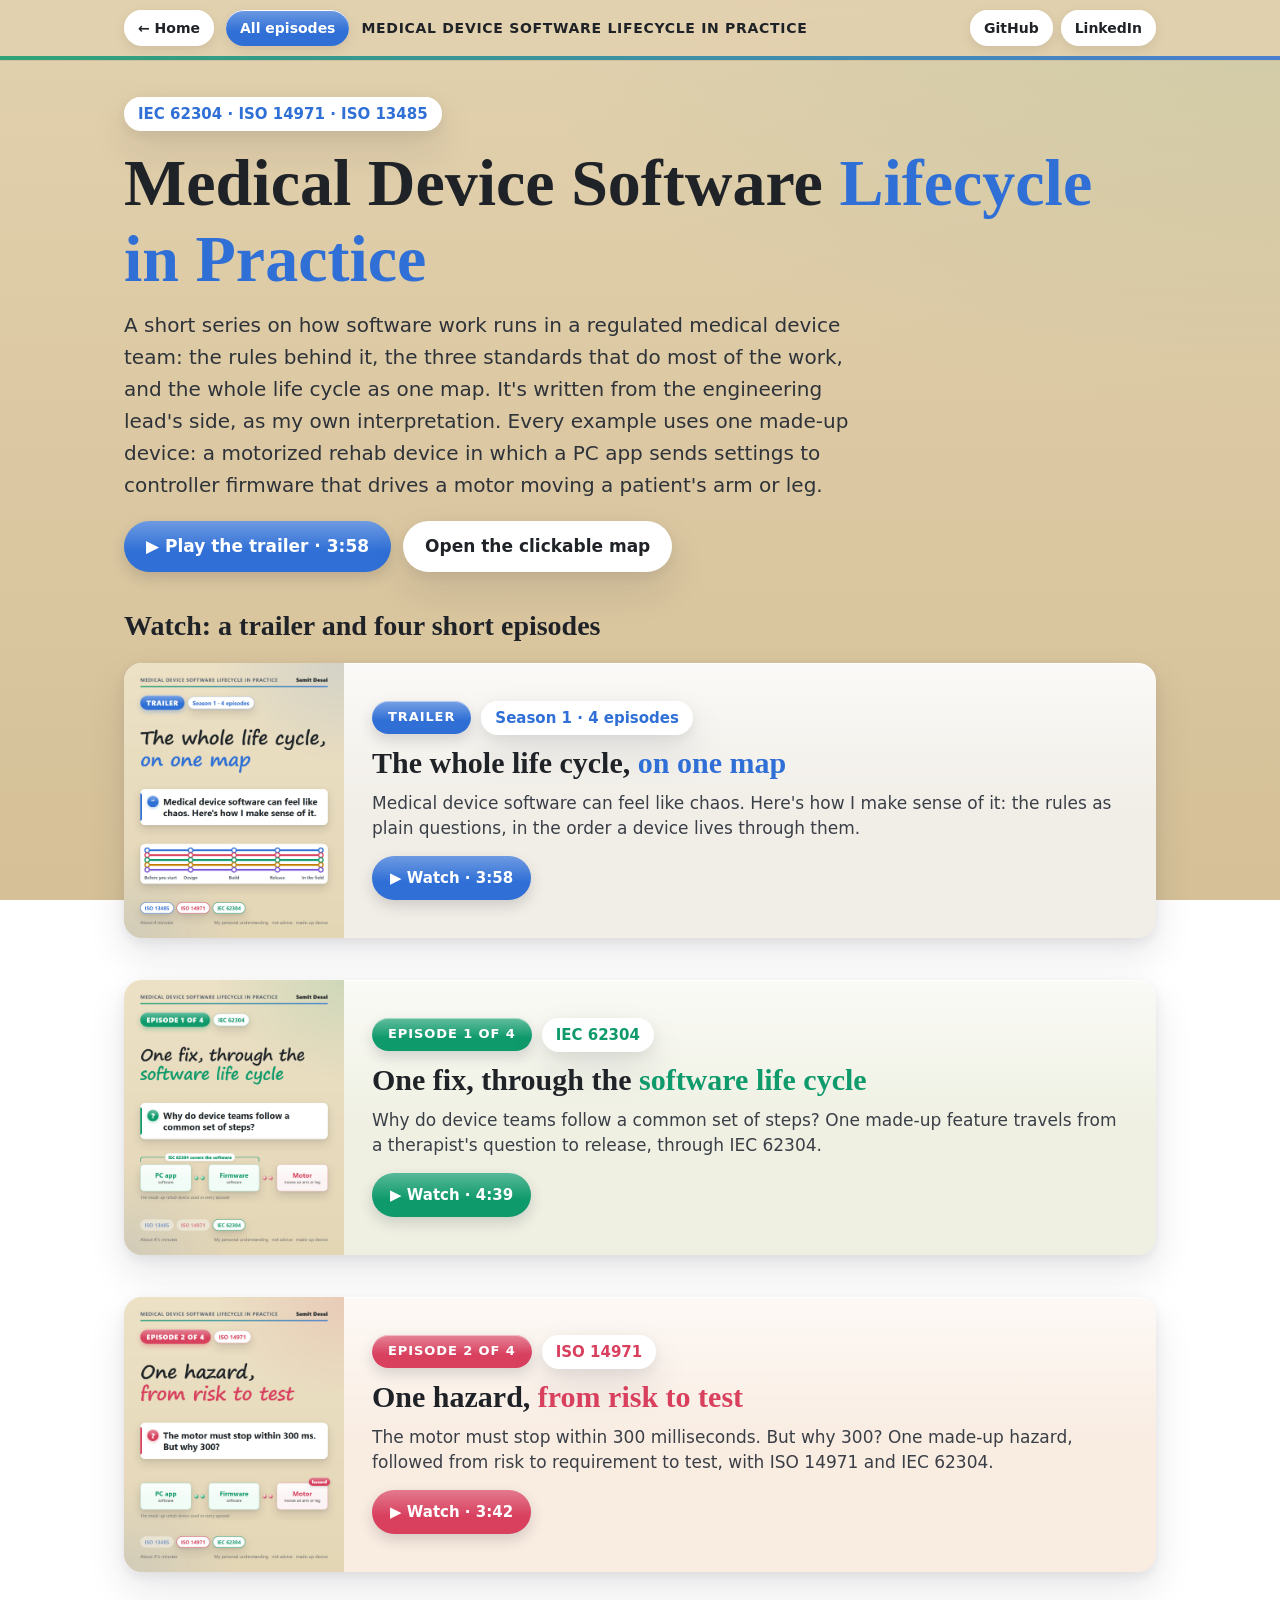
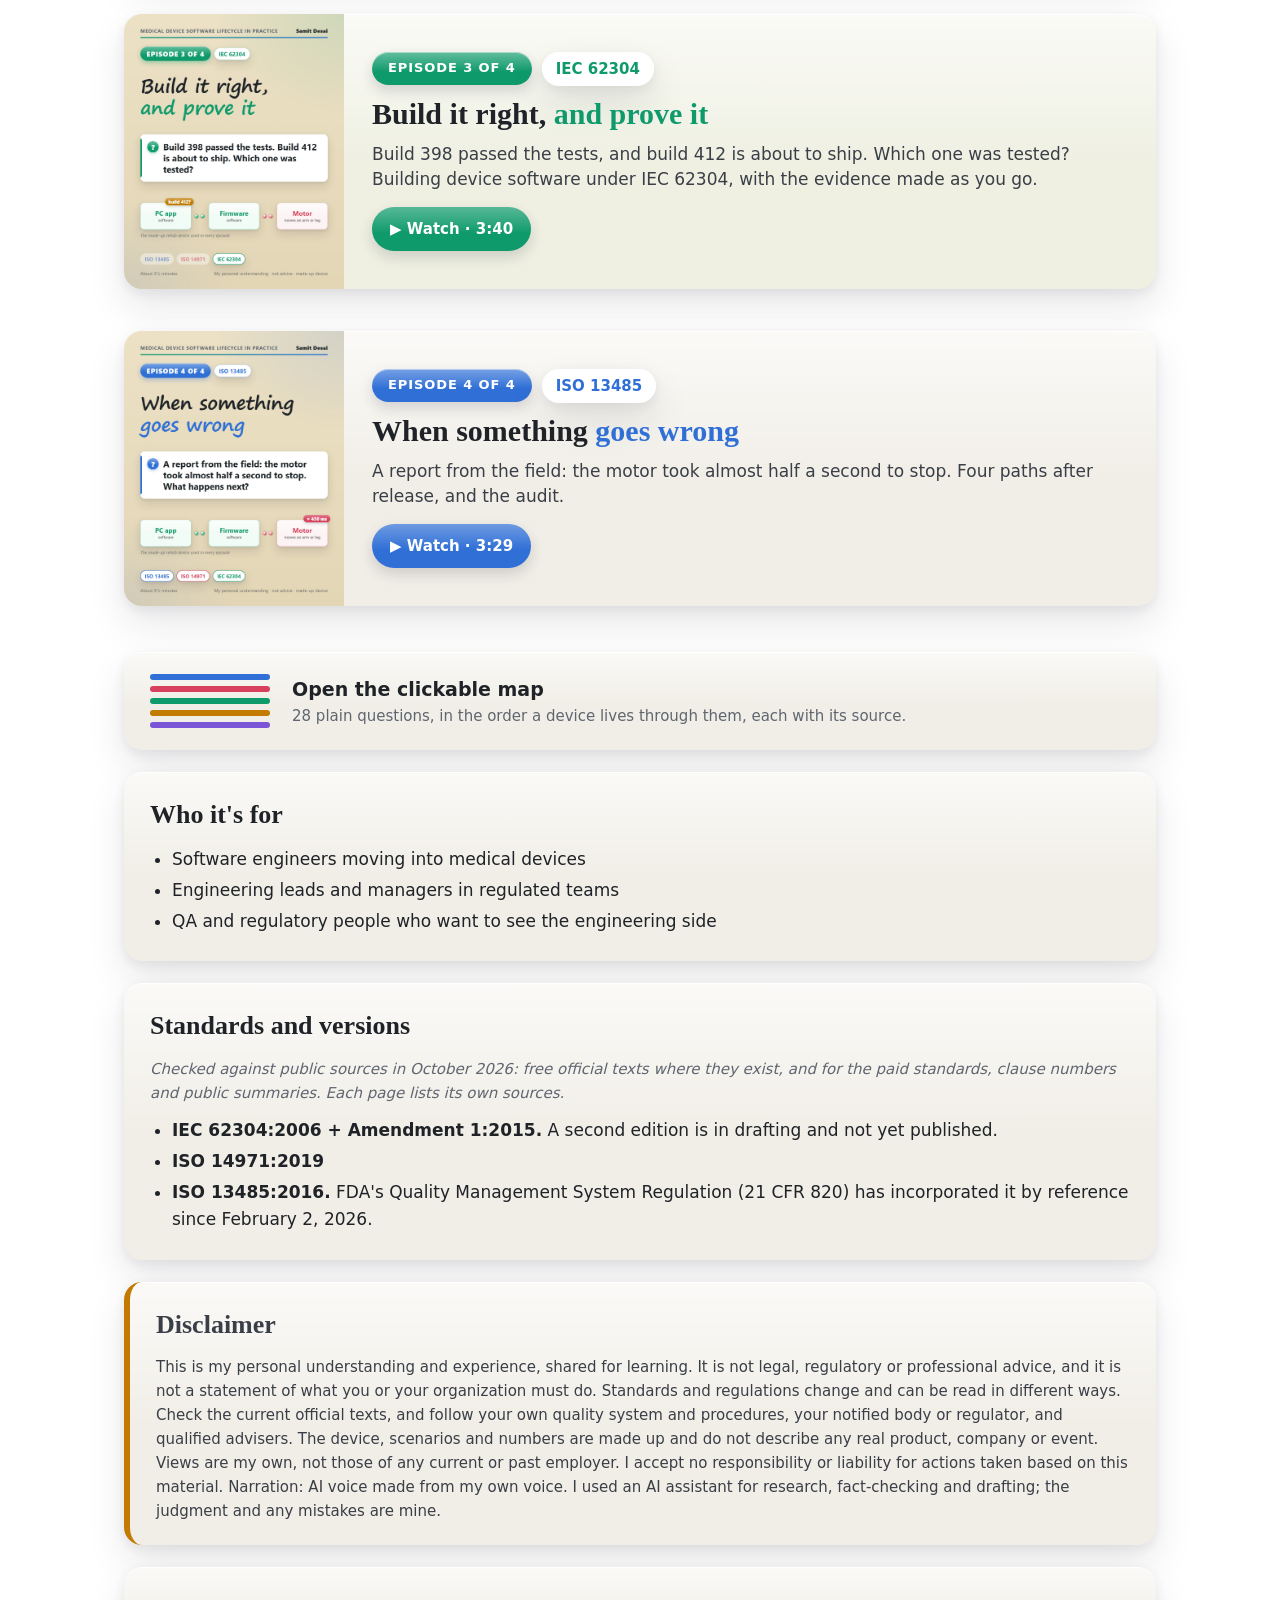
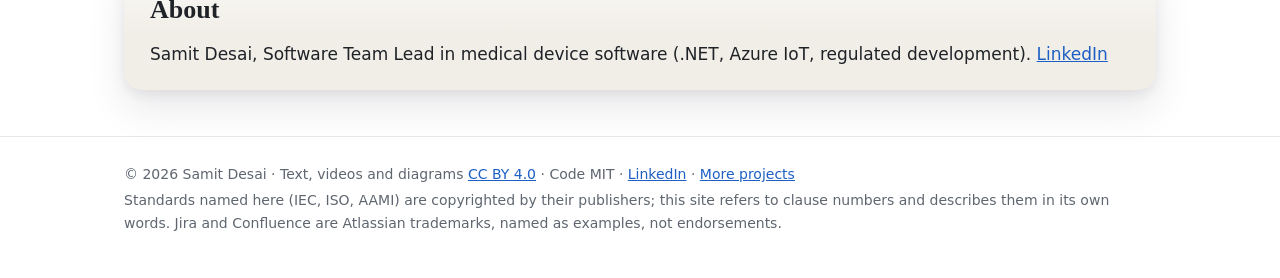
<file: meddevice-sdlc-series/index.html>
<!doctype html>
<html lang="en">
<head>
<meta charset="utf-8">
<meta name="viewport" content="width=device-width, initial-scale=1">
<title>Medical Device Software Lifecycle in Practice · Samit Desai</title>
<meta name="description" content="A short series on how software work runs in a regulated medical device team: the rules behind it, the three standards that do most of the work, and the whole life cycle as one map.">
<meta name="author" content="Samit Desai">
<meta name="robots" content="noindex, nofollow">
<meta property="og:title" content="Medical Device Software Lifecycle in Practice · Samit Desai">
<meta property="og:description" content="A short series on how software work runs in a regulated medical device team: the rules behind it, the three standards that do most of the work, and the whole life cycle as one map.">
<link rel="stylesheet" href="assets/site.css?v=1792285297">
<script src="assets/player.js?v=1792285297" defer></script>
</head>
<body>
<header class="bar"><div class="wrap"><a class="nb" href="https://samit-desai.github.io/">← Home</a><a class="nb ep-all" href="#episodes">All episodes</a><a class="home" href="">Medical Device Software Lifecycle in Practice</a>
<nav class="links"><a class="nb" href="https://github.com/Samit-Desai">GitHub</a><a class="nb" href="https://www.linkedin.com/in/samit-desai-62868420">LinkedIn</a></nav></div></header>
<main class="wrap">
<div class="tags"><span class="pill">IEC 62304 · ISO 14971 · ISO 13485</span></div>
<h1 class="big">Medical Device Software <em>Lifecycle in Practice</em></h1>
<p class="lead">A short series on how software work runs in a regulated medical device team: the rules behind it, the three standards that do most of the work, and the whole life cycle as one map. It's written from the engineering lead's side, as my own interpretation. Every example uses one made-up device: a motorized rehab device in which a PC app sends settings to controller firmware that drives a motor moving a patient&#x27;s arm or leg.</p>
<div class="hero-btns"><a class="btn" href="00-trailer/#play">▶ Play the trailer · 3:58</a><a class="btn ghost" href="00-the-map/interactive.html">Open the clickable map</a></div>
<h2 class="sec" id="episodes">Watch: a trailer and four short episodes</h2>
<div class="list">
<a class="ep card" href="00-trailer/#play" style="--hue: #2f6fd6">
  <img src="00-trailer/poster.jpg" alt="Cover: Trailer: The whole life cycle, on one map" width="1080" height="1350">
  <span class="body"><span class="tags"><span class="badge">Trailer</span><span class="pill">Season 1 · 4 episodes</span></span>
    <b>The whole life cycle, <em>on one map</em></b><span class="d">Medical device software can feel like chaos. Here&#x27;s how I make sense of it: the rules as plain questions, in the order a device lives through them.</span>
    <span class="btn">▶ Watch · 3:58</span></span>
</a>
<a class="ep card" href="01-one-fix/#play" style="--hue: #0f9a6c">
  <img src="01-one-fix/poster.jpg" alt="Cover: Episode 1 of 4: One fix, through the software life cycle" width="1080" height="1350">
  <span class="body"><span class="tags"><span class="badge">Episode 1 of 4</span><span class="pill">IEC 62304</span></span>
    <b>One fix, through the <em>software life cycle</em></b><span class="d">Why do device teams follow a common set of steps? One made-up feature travels from a therapist&#x27;s question to release, through IEC 62304.</span>
    <span class="btn">▶ Watch · 4:39</span></span>
</a>
<a class="ep card" href="02-one-hazard/#play" style="--hue: #d8405e">
  <img src="02-one-hazard/poster.jpg" alt="Cover: Episode 2 of 4: One hazard, from risk to test" width="1080" height="1350">
  <span class="body"><span class="tags"><span class="badge">Episode 2 of 4</span><span class="pill">ISO 14971</span></span>
    <b>One hazard, <em>from risk to test</em></b><span class="d">The motor must stop within 300 milliseconds. But why 300? One made-up hazard, followed from risk to requirement to test, with ISO 14971 and IEC 62304.</span>
    <span class="btn">▶ Watch · 3:42</span></span>
</a>
<a class="ep card" href="03-build-it-right/#play" style="--hue: #0f9a6c">
  <img src="03-build-it-right/poster.jpg" alt="Cover: Episode 3 of 4: Build it right, and prove it" width="1080" height="1350">
  <span class="body"><span class="tags"><span class="badge">Episode 3 of 4</span><span class="pill">IEC 62304</span></span>
    <b>Build it right, <em>and prove it</em></b><span class="d">Build 398 passed the tests, and build 412 is about to ship. Which one was tested? Building device software under IEC 62304, with the evidence made as you go.</span>
    <span class="btn">▶ Watch · 3:40</span></span>
</a>
<a class="ep card" href="04-when-something-goes-wrong/#play" style="--hue: #2f6fd6">
  <img src="04-when-something-goes-wrong/poster.jpg" alt="Cover: Episode 4 of 4: When something goes wrong" width="1080" height="1350">
  <span class="body"><span class="tags"><span class="badge">Episode 4 of 4</span><span class="pill">ISO 13485</span></span>
    <b>When something <em>goes wrong</em></b><span class="d">A report from the field: the motor took almost half a second to stop. Four paths after release, and the audit.</span>
    <span class="btn">▶ Watch · 3:29</span></span>
</a>
</div>
<a class="card mapcard" href="00-the-map/interactive.html">
  <span class="lines" aria-hidden="true"><i style="--c:#2f6fd6"></i><i style="--c:#d8405e"></i><i style="--c:#0f9a6c"></i><i style="--c:#c27a00"></i><i style="--c:#7a55d6"></i></span>
  <span><b>Open the clickable map</b><small>28 plain questions, in the order a device lives through them, each with its source.</small></span>
</a>
<section class="card"><h2>Who it's for</h2><ul>
<li>Software engineers moving into medical devices</li>
<li>Engineering leads and managers in regulated teams</li>
<li>QA and regulatory people who want to see the engineering side</li></ul></section>
<section class="card"><h2>Standards and versions</h2>
<p class="note">Checked against public sources in October 2026: free official texts where they exist, and for the paid standards, clause numbers and public summaries. Each page lists its own sources.</p><ul>
<li><b>IEC 62304:2006 + Amendment 1:2015.</b> A second edition is in drafting and not yet published.</li>
<li><b>ISO 14971:2019</b></li>
<li><b>ISO 13485:2016.</b> FDA's Quality Management System Regulation (21 CFR 820) has incorporated it by reference since February 2, 2026.</li></ul></section>
<section class="card disclaimer"><h2>Disclaimer</h2><p>This is my personal understanding and experience, shared for learning. It is not legal, regulatory or professional advice, and it is not a statement of what you or your organization must do. Standards and regulations change and can be read in different ways. Check the current official texts, and follow your own quality system and procedures, your notified body or regulator, and qualified advisers. The device, scenarios and numbers are made up and do not describe any real product, company or event. Views are my own, not those of any current or past employer. I accept no responsibility or liability for actions taken based on this material. Narration: AI voice made from my own voice. I used an AI assistant for research, fact-checking and drafting; the judgment and any mistakes are mine.</p></section>
<section class="card"><h2>About</h2><p>Samit Desai, Software Team Lead in medical device software (.NET, Azure IoT,
regulated development). <a href="https://www.linkedin.com/in/samit-desai-62868420">LinkedIn</a></p></section>
</main>
<footer><div class="wrap">
<p>© 2026 Samit Desai · Text, videos and diagrams <a href="https://creativecommons.org/licenses/by/4.0/">CC BY 4.0</a> · Code MIT ·
<a href="https://www.linkedin.com/in/samit-desai-62868420">LinkedIn</a> · <a href="https://samit-desai.github.io/">More projects</a></p>
<p>Standards named here (IEC, ISO, AAMI) are copyrighted by their publishers; this site refers to clause numbers and
describes them in its own words. Jira and Confluence are Atlassian trademarks, named as examples, not endorsements.</p>
</div></footer>
</body>
</html>
</file>
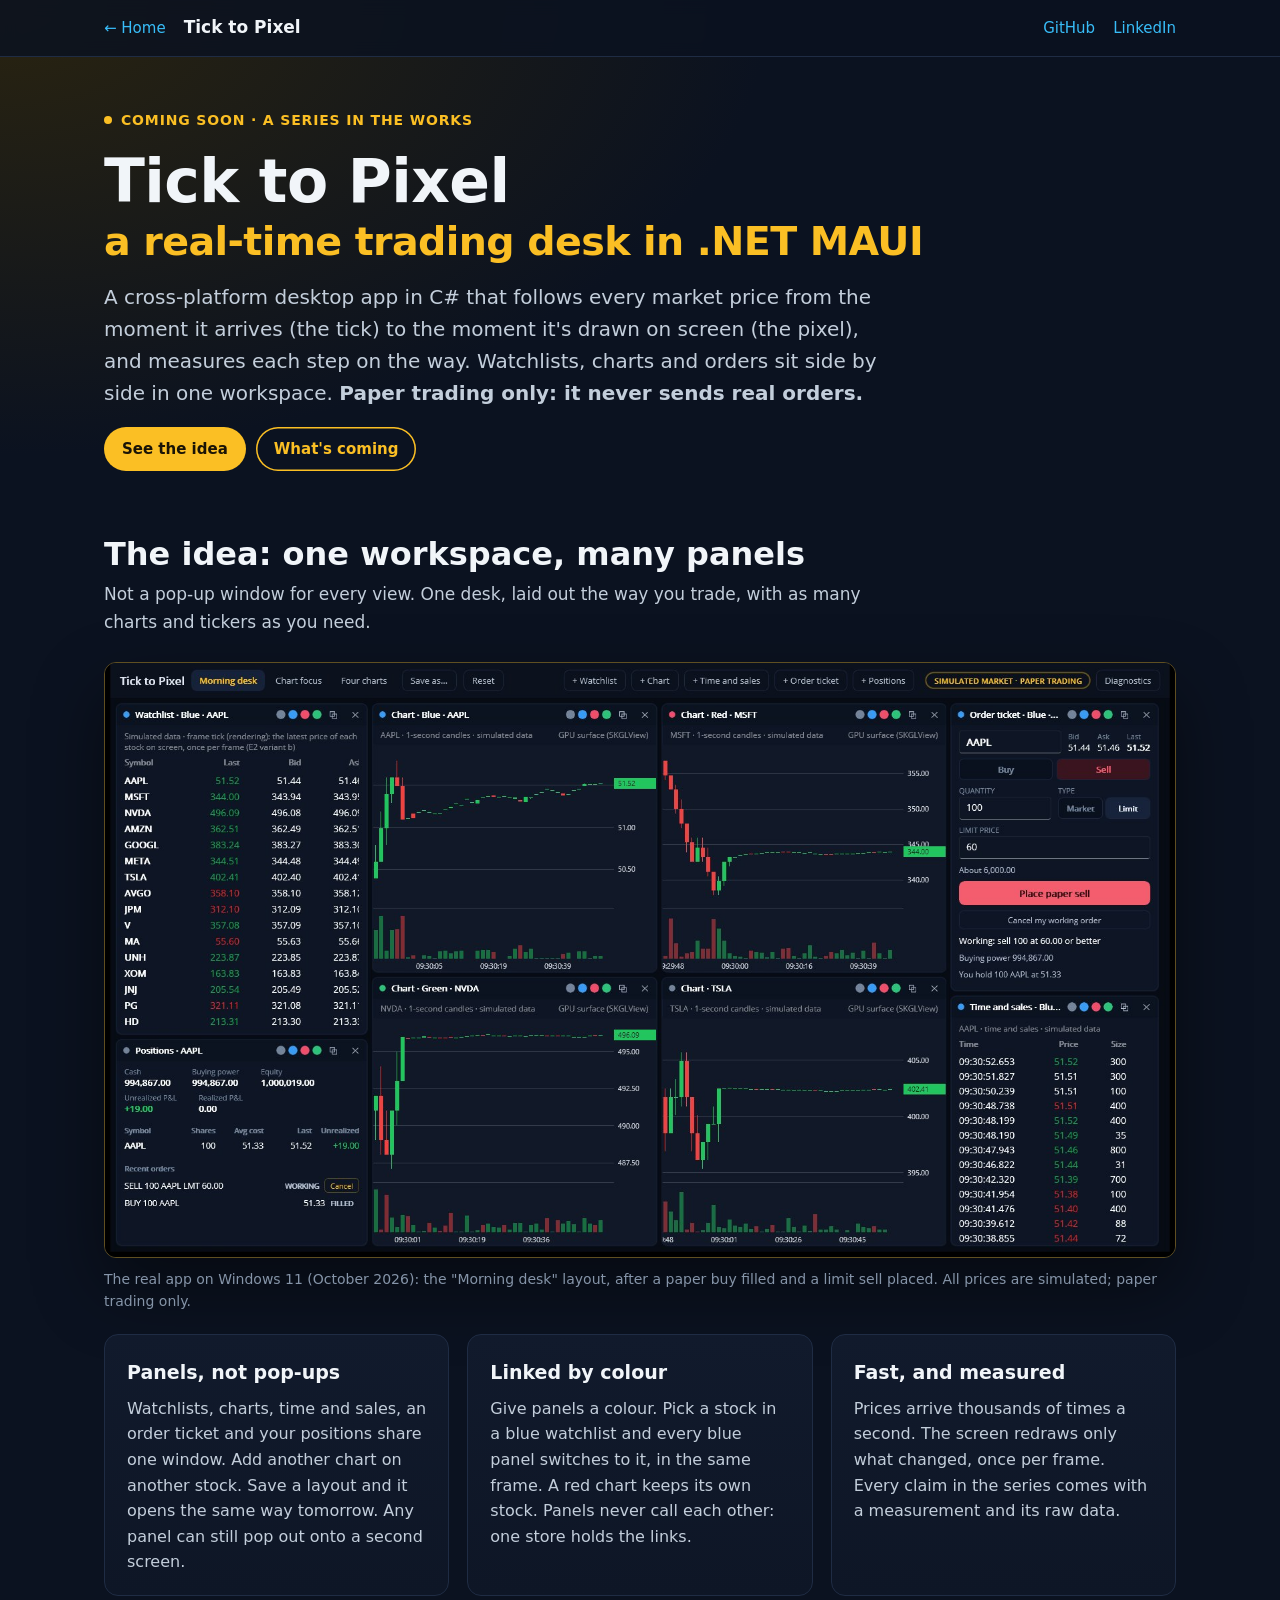
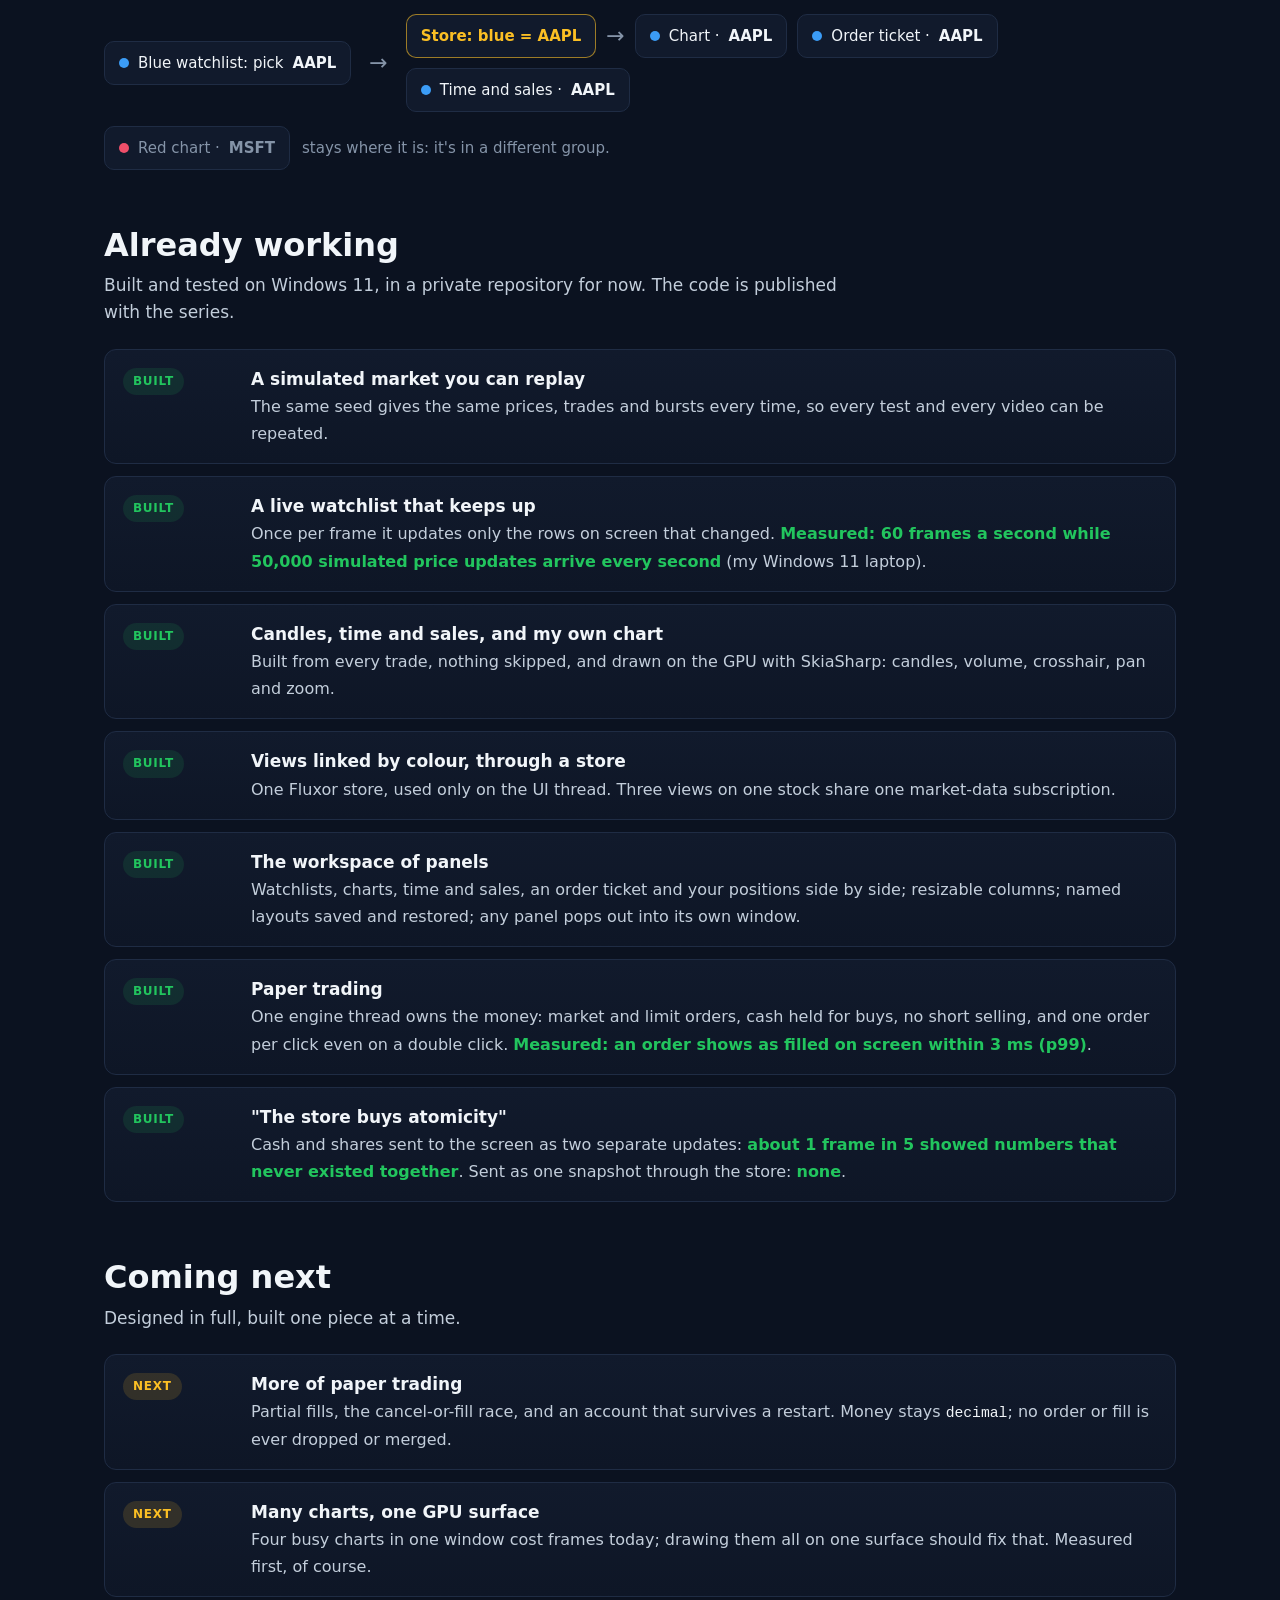
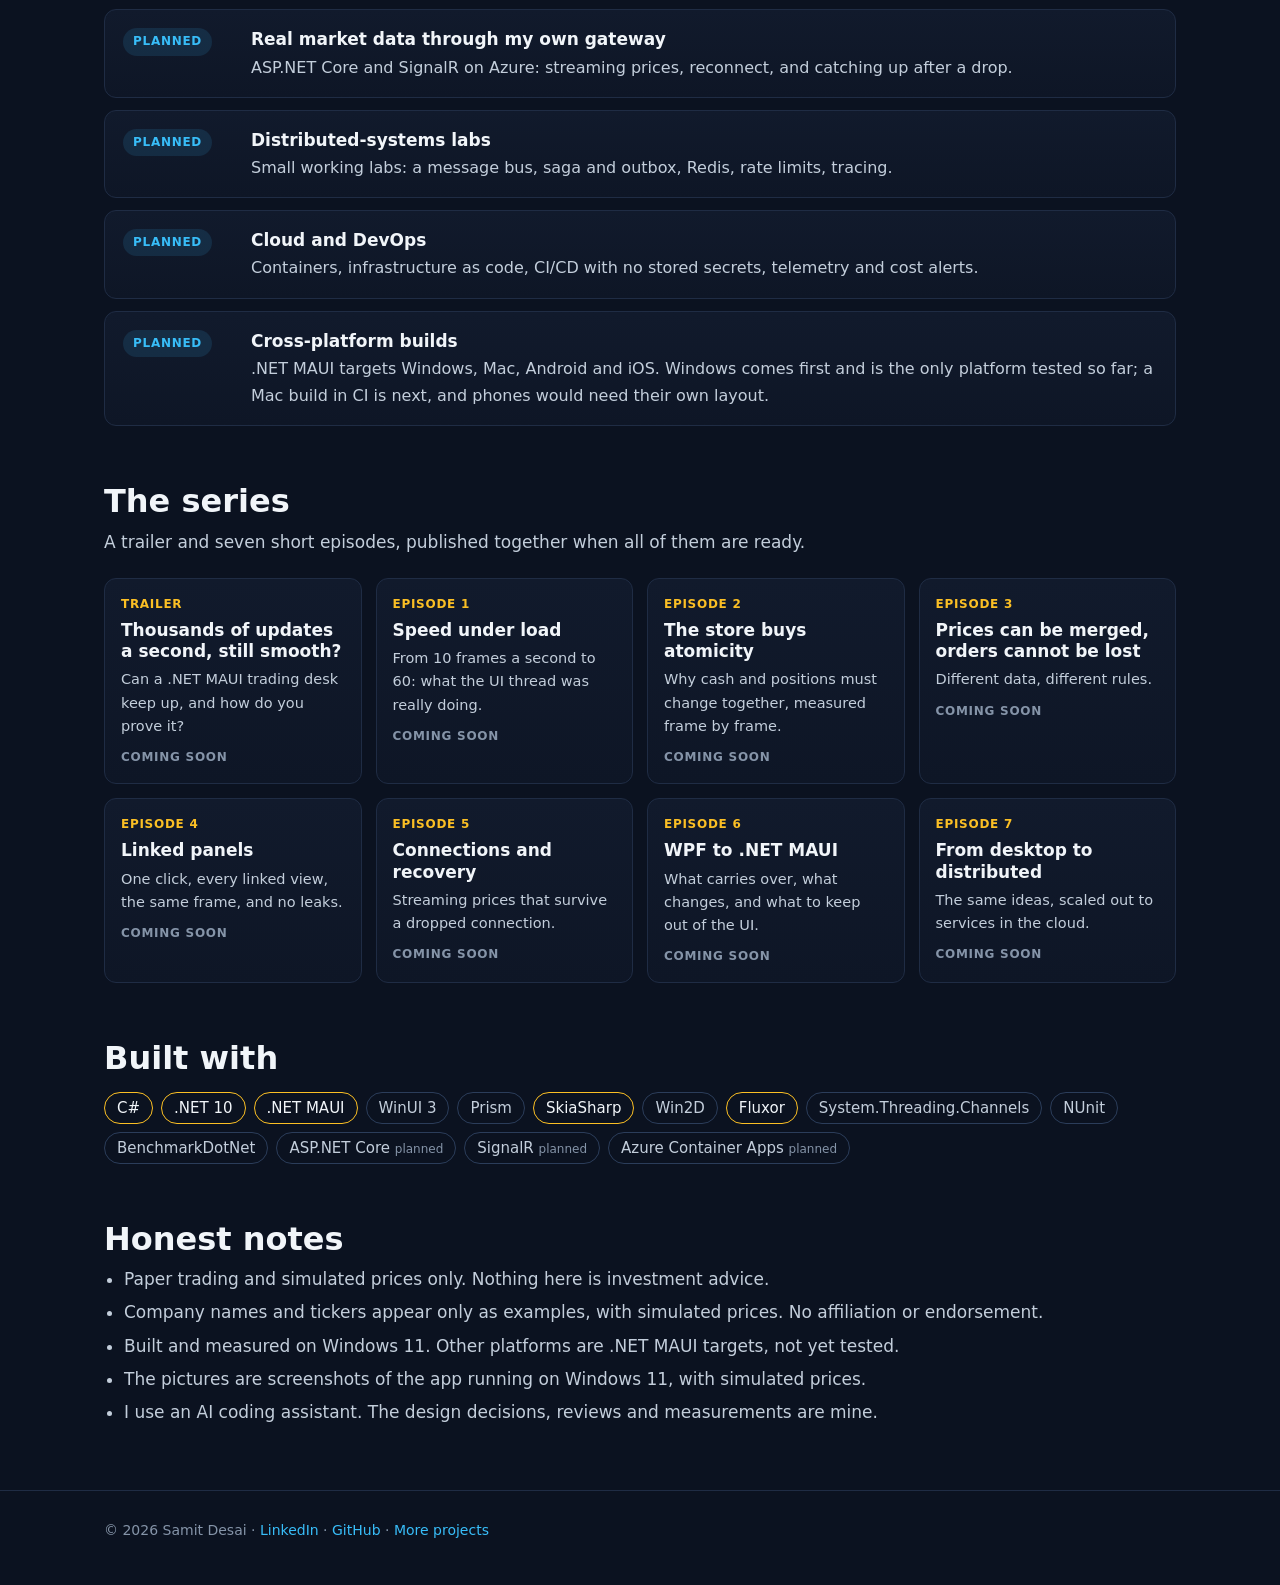
<file: tick-to-pixel/index.html>
<!doctype html>
<html lang="en">
<head>
<meta charset="utf-8">
<meta name="viewport" content="width=device-width, initial-scale=1">
<title>Tick to Pixel: coming soon · Samit Desai</title>
<meta name="description" content="A real-time paper-trading desk in C# and .NET MAUI, measured from the moment a price arrives to the pixel that shows it. A series is on the way.">
<meta name="author" content="Samit Desai">
<meta name="theme-color" content="#0b1220">
<meta property="og:type" content="website">
<meta property="og:title" content="Tick to Pixel: a real-time trading desk (coming soon)">
<meta property="og:description" content="A real-time paper-trading desk in C# and .NET MAUI, measured from the moment a price arrives to the pixel that shows it.">
<meta property="og:url" content="https://samit-desai.github.io/tick-to-pixel/">
<meta property="og:image" content="https://samit-desai.github.io/img/ticktopixel.jpg">
<meta name="twitter:card" content="summary_large_image">
<link rel="icon" href="../favicon.svg" type="image/svg+xml">
<style>
:root {
  --bg: #0b1220;
  --panel: #111a2c;
  --panel-2: #0e1626;
  --line: #1f2c44;
  --text: #f1f5f9;
  --text-2: #c3cedb;
  --muted: #8594a8;
  --amber: #fbbf24;
  --accent: #38bdf8;
  --green: #22c55e;
  --blue: #3b9cf6;
  --red: #ef4f6a;
  --radius: 14px;
  color-scheme: dark;
}
* { box-sizing: border-box; }
html { -webkit-text-size-adjust: 100%; scroll-behavior: smooth; }
body {
  margin: 0;
  background: var(--bg) radial-gradient(1100px 650px at 0 0, #2a2410, transparent 70%) no-repeat;
  color: var(--text);
  font: 17px/1.6 "Segoe UI", system-ui, -apple-system, "Helvetica Neue", Roboto, Arial, sans-serif;
}
a { color: var(--accent); text-decoration: none; }
a:hover { text-decoration: underline; }
img { display: block; max-width: 100%; height: auto; }
code { font-family: "Cascadia Mono", Consolas, monospace; font-size: .92em; color: var(--text); }
.wrap { max-width: 1120px; margin: 0 auto; padding-inline: 24px; }

.bar { border-bottom: 1px solid var(--line); background: rgba(11,18,32,.85); position: sticky; top: 0; z-index: 2; backdrop-filter: blur(8px); }
.bar .wrap { display: flex; align-items: center; gap: 18px; min-height: 56px; flex-wrap: wrap; }
.bar .name { color: var(--text); font-weight: 700; }
.bar nav { margin-left: auto; display: flex; gap: 18px; font-size: 15px; }
.bar .home { font-size: 15px; }

.hero { padding-block: 52px 8px; display: grid; gap: 18px; }
.kicker { color: var(--amber); font-weight: 700; letter-spacing: .06em; text-transform: uppercase; font-size: 14px; margin: 0; display: inline-flex; align-items: center; gap: 9px; }
.kicker::before { content: ""; width: 8px; height: 8px; border-radius: 50%; background: currentColor; }
h1 { font-size: clamp(36px, 6.4vw, 60px); line-height: 1.08; margin: 0; letter-spacing: -.01em; }
h1 em { font-style: normal; color: var(--amber); display: block; font-size: .66em; margin-top: 6px; }
.lead { color: var(--text-2); font-size: clamp(17px, 2.2vw, 20px); max-width: 780px; margin: 0; }
.btns { display: flex; flex-wrap: wrap; gap: 10px; }
.go { display: inline-block; background: var(--amber); color: #1a1406; font-weight: 600; font-size: 15px; padding: 10px 18px; border-radius: 999px; }
.go:hover { background: #fcd34d; text-decoration: none; }
.go.ghost { background: transparent; color: var(--amber); box-shadow: inset 0 0 0 1.5px var(--amber); }
.go.ghost:hover { background: rgba(251,191,36,.12); }

section { padding-top: 56px; }
h2 { font-size: clamp(24px, 3vw, 32px); line-height: 1.2; margin: 0 0 8px; }
.sub { color: var(--text-2); margin: 0 0 22px; max-width: 760px; }
figure { margin: 26px 0 0; }
.shot { border-radius: 12px; overflow: hidden; border: 1px solid rgba(251,191,36,.35); box-shadow: 0 30px 70px rgba(0,0,0,.45); }
figcaption { color: var(--muted); font-size: 14px; margin-top: 10px; }

.cards { display: grid; grid-template-columns: repeat(3, 1fr); gap: 18px; }
.card { background: linear-gradient(180deg, var(--panel), var(--panel-2)); border: 1px solid var(--line); border-radius: var(--radius); padding: 22px 22px 20px; }
.card h3 { margin: 0 0 8px; font-size: 19px; }
.card p { margin: 0; color: var(--text-2); font-size: 16px; }

/* how colour links work */
.link { margin-top: 18px; display: grid; grid-template-columns: auto auto 1fr; gap: 14px 18px; align-items: center; }
.node { display: inline-flex; align-items: center; gap: 9px; background: var(--panel); border: 1px solid var(--line); border-radius: 10px; padding: 9px 14px; font-size: 15px; white-space: nowrap; }
.node b { font-weight: 700; }
.dot { width: 10px; height: 10px; border-radius: 50%; flex: none; }
.dot.b { background: var(--blue); } .dot.r { background: var(--red); }
.store { border-color: rgba(251,191,36,.6); color: var(--amber); font-weight: 700; }
.arrow { color: var(--muted); font-size: 22px; line-height: 1; }
.fan { display: flex; flex-wrap: wrap; gap: 10px; align-items: center; }
.stay { grid-column: 1 / -1; color: var(--muted); font-size: 15px; display: flex; align-items: center; gap: 12px; flex-wrap: wrap; }

.list { display: grid; gap: 12px; margin: 0; padding: 0; list-style: none; }
.list li { display: grid; grid-template-columns: 112px 1fr; gap: 16px; align-items: start; background: linear-gradient(180deg, var(--panel), var(--panel-2)); border: 1px solid var(--line); border-radius: 12px; padding: 16px 18px; }
.list b { display: block; font-size: 17px; }
.list span.d { color: var(--text-2); font-size: 16px; }
.st { justify-self: start; font-size: 12px; font-weight: 700; letter-spacing: .06em; text-transform: uppercase; padding: 4px 10px; border-radius: 999px; white-space: nowrap; margin-top: 2px; }
.st.built { color: var(--green); background: rgba(34,197,94,.12); }
.st.next { color: var(--amber); background: rgba(251,191,36,.14); }
.st.plan { color: var(--accent); background: rgba(56,189,248,.12); }
.measured { color: var(--green); font-weight: 600; }

.eps { display: grid; grid-template-columns: repeat(4, 1fr); gap: 14px; }
.ep { background: linear-gradient(180deg, var(--panel), var(--panel-2)); border: 1px solid var(--line); border-radius: 12px; padding: 16px; display: grid; gap: 6px; align-content: start; }
.ep .n { color: var(--amber); font-size: 12px; font-weight: 700; letter-spacing: .06em; text-transform: uppercase; }
.ep b { font-size: 17px; line-height: 1.25; }
.ep span.d { color: var(--text-2); font-size: 14.5px; }
.ep .soon { color: var(--muted); font-size: 12px; font-weight: 700; letter-spacing: .06em; text-transform: uppercase; margin-top: 4px; }

.tags { display: flex; flex-wrap: wrap; gap: 8px; margin: 0; padding: 0; list-style: none; }
.tags li { border: 1.5px solid #2b3d5a; color: var(--text-2); border-radius: 999px; padding: 3px 12px; font-size: 15px; }
.tags li.k { border-color: var(--amber); color: var(--text); }
.tags li small { color: var(--muted); font-size: 12px; }

.notes { margin: 0; padding-left: 20px; color: var(--text-2); display: grid; gap: 6px; }
footer { border-top: 1px solid var(--line); margin-top: 64px; padding-block: 24px 40px; color: var(--muted); font-size: 14px; }
footer p { margin: 4px 0; }

@media (max-width: 900px) {
  .cards { grid-template-columns: 1fr; }
  .eps { grid-template-columns: 1fr 1fr; }
  .link { grid-template-columns: 1fr; }
  .link > .arrow { transform: rotate(90deg); justify-self: start; margin-left: 18px; }
}
@media (max-width: 560px) {
  body { font-size: 16px; }
  .wrap { padding-inline: 16px; }
  .bar nav { margin-left: 0; }
  .hero { padding-top: 34px; }
  .eps { grid-template-columns: 1fr; }
  .list li { grid-template-columns: 1fr; gap: 8px; }
  .node { white-space: normal; }
}
</style>
</head>
<body>
<header class="bar"><div class="wrap">
  <a class="home" href="../">← Home</a><span class="name">Tick to Pixel</span>
  <nav><a href="https://github.com/Samit-Desai">GitHub</a><a href="https://www.linkedin.com/in/samit-desai-62868420">LinkedIn</a></nav>
</div></header>

<main class="wrap">
  <div class="hero">
    <p class="kicker">Coming soon · a series in the works</p>
    <h1>Tick to Pixel <em>a real-time trading desk in .NET MAUI</em></h1>
    <p class="lead">A cross-platform desktop app in C# that follows every market price from the moment it arrives (the
    tick) to the moment it's drawn on screen (the pixel), and measures each step on the way. Watchlists, charts and
    orders sit side by side in one workspace. <b>Paper trading only: it never sends real orders.</b></p>
    <div class="btns"><a class="go" href="#idea">See the idea</a><a class="go ghost" href="#roadmap">What's coming</a></div>
  </div>

  <section id="idea">
    <h2>The idea: one workspace, many panels</h2>
    <p class="sub">Not a pop-up window for every view. One desk, laid out the way you trade, with as many charts and
    tickers as you need.</p>
    <figure>
      <div class="shot"><img src="../img/ticktopixel-app.jpg" alt="Screenshot of the Tick to Pixel app on Windows 11: a watchlist and the paper account on the left; four candlestick charts for AAPL, NVDA, MSFT and TSLA; an order ticket and time and sales on the right. The account holds 100 AAPL bought on paper, and a limit sell is working, with a cancel button. Panels carry blue, red or green link dots. All prices are simulated." width="1600" height="888" loading="lazy"></div>
      <figcaption>The real app on Windows 11 (October 2026): the "Morning desk" layout, after a paper buy filled and a limit sell placed. All prices are simulated; paper trading only.</figcaption>
    </figure>

    <div class="cards" style="margin-top:22px">
      <div class="card"><h3>Panels, not pop-ups</h3><p>Watchlists, charts, time and sales, an order ticket and your
      positions share one window. Add another chart on another stock. Save a layout and it opens the same way tomorrow.
      Any panel can still pop out onto a second screen.</p></div>
      <div class="card"><h3>Linked by colour</h3><p>Give panels a colour. Pick a stock in a blue watchlist and every
      blue panel switches to it, in the same frame. A red chart keeps its own stock. Panels never call each other: one
      store holds the links.</p></div>
      <div class="card"><h3>Fast, and measured</h3><p>Prices arrive thousands of times a second. The screen redraws
      only what changed, once per frame. Every claim in the series comes with a measurement and its raw data.</p></div>
    </div>

    <div class="link" aria-label="How colour links work">
      <span class="node"><i class="dot b"></i>Blue watchlist: pick <b>AAPL</b></span>
      <span class="arrow" aria-hidden="true">→</span>
      <div class="fan">
        <span class="node store">Store: blue = AAPL</span>
        <span class="arrow" aria-hidden="true">→</span>
        <span class="node"><i class="dot b"></i>Chart · <b>AAPL</b></span>
        <span class="node"><i class="dot b"></i>Order ticket · <b>AAPL</b></span>
        <span class="node"><i class="dot b"></i>Time and sales · <b>AAPL</b></span>
      </div>
      <div class="stay"><span class="node"><i class="dot r"></i>Red chart · <b>MSFT</b></span>stays where it is: it's in a different group.</div>
    </div>
  </section>

  <section id="working">
    <h2>Already working</h2>
    <p class="sub">Built and tested on Windows 11, in a private repository for now. The code is published with the
    series.</p>
    <ul class="list">
      <li><span class="st built">Built</span><span><b>A simulated market you can replay</b><span class="d">The same seed
      gives the same prices, trades and bursts every time, so every test and every video can be repeated.</span></span></li>
      <li><span class="st built">Built</span><span><b>A live watchlist that keeps up</b><span class="d">Once per frame it
      updates only the rows on screen that changed. <span class="measured">Measured: 60 frames a second while 50,000
      simulated price updates arrive every second</span> (my Windows 11 laptop).</span></span></li>
      <li><span class="st built">Built</span><span><b>Candles, time and sales, and my own chart</b><span class="d">Built
      from every trade, nothing skipped, and drawn on the GPU with SkiaSharp: candles, volume, crosshair, pan and
      zoom.</span></span></li>
      <li><span class="st built">Built</span><span><b>Views linked by colour, through a store</b><span class="d">One
      Fluxor store, used only on the UI thread. Three views on one stock share one market-data subscription.</span></span></li>
      <li><span class="st built">Built</span><span><b>The workspace of panels</b><span class="d">Watchlists, charts, time and sales,
      an order ticket and your positions side by side; resizable columns; named layouts saved and restored; any panel
      pops out into its own window.</span></span></li>
      <li><span class="st built">Built</span><span><b>Paper trading</b><span class="d">One engine thread owns the money:
      market and limit orders, cash held for buys, no short selling, and one order per click even on a double click.
      <span class="measured">Measured: an order shows as filled on screen within 3 ms (p99)</span>.</span></span></li>
      <li><span class="st built">Built</span><span><b>"The store buys atomicity"</b><span class="d">Cash and shares sent to
      the screen as two separate updates: <span class="measured">about 1 frame in 5 showed numbers that never existed
      together</span>. Sent as one snapshot through the store: <span class="measured">none</span>.</span></span></li>
    </ul>
  </section>

  <section id="roadmap">
    <h2>Coming next</h2>
    <p class="sub">Designed in full, built one piece at a time.</p>
    <ul class="list">
      <li><span class="st next">Next</span><span><b>More of paper trading</b><span class="d">Partial fills, the
      cancel-or-fill race, and an account that survives a restart. Money stays <code>decimal</code>; no order or fill is
      ever dropped or merged.</span></span></li>
      <li><span class="st next">Next</span><span><b>Many charts, one GPU surface</b><span class="d">Four busy charts
      in one window cost frames today; drawing them all on one surface should fix that. Measured first, of course.</span></span></li>
      <li><span class="st plan">Planned</span><span><b>Real market data through my own gateway</b><span class="d">ASP.NET
      Core and SignalR on Azure: streaming prices, reconnect, and catching up after a drop.</span></span></li>
      <li><span class="st plan">Planned</span><span><b>Distributed-systems labs</b><span class="d">Small working labs: a
      message bus, saga and outbox, Redis, rate limits, tracing.</span></span></li>
      <li><span class="st plan">Planned</span><span><b>Cloud and DevOps</b><span class="d">Containers, infrastructure as
      code, CI/CD with no stored secrets, telemetry and cost alerts.</span></span></li>
      <li><span class="st plan">Planned</span><span><b>Cross-platform builds</b><span class="d">.NET MAUI targets
      Windows, Mac, Android and iOS. Windows comes first and is the only platform tested so far; a Mac build in CI is
      next, and phones would need their own layout.</span></span></li>
    </ul>
  </section>

  <section id="series">
    <h2>The series</h2>
    <p class="sub">A trailer and seven short episodes, published together when all of them are ready.</p>
    <div class="eps">
      <div class="ep"><span class="n">Trailer</span><b>Thousands of updates a second, still smooth?</b><span class="d">Can a
      .NET MAUI trading desk keep up, and how do you prove it?</span><span class="soon">Coming soon</span></div>
      <div class="ep"><span class="n">Episode 1</span><b>Speed under load</b><span class="d">From 10 frames a second to
      60: what the UI thread was really doing.</span><span class="soon">Coming soon</span></div>
      <div class="ep"><span class="n">Episode 2</span><b>The store buys atomicity</b><span class="d">Why cash and
      positions must change together, measured frame by frame.</span><span class="soon">Coming soon</span></div>
      <div class="ep"><span class="n">Episode 3</span><b>Prices can be merged, orders cannot be lost</b><span class="d">Different
      data, different rules.</span><span class="soon">Coming soon</span></div>
      <div class="ep"><span class="n">Episode 4</span><b>Linked panels</b><span class="d">One click, every linked view,
      the same frame, and no leaks.</span><span class="soon">Coming soon</span></div>
      <div class="ep"><span class="n">Episode 5</span><b>Connections and recovery</b><span class="d">Streaming prices
      that survive a dropped connection.</span><span class="soon">Coming soon</span></div>
      <div class="ep"><span class="n">Episode 6</span><b>WPF to .NET MAUI</b><span class="d">What carries over, what
      changes, and what to keep out of the UI.</span><span class="soon">Coming soon</span></div>
      <div class="ep"><span class="n">Episode 7</span><b>From desktop to distributed</b><span class="d">The same ideas,
      scaled out to services in the cloud.</span><span class="soon">Coming soon</span></div>
    </div>
  </section>

  <section id="stack">
    <h2>Built with</h2>
    <ul class="tags" style="margin-top:14px">
      <li class="k">C#</li><li class="k">.NET 10</li><li class="k">.NET MAUI</li><li>WinUI 3</li><li>Prism</li>
      <li class="k">SkiaSharp</li><li>Win2D</li><li class="k">Fluxor</li><li>System.Threading.Channels</li><li>NUnit</li>
      <li>BenchmarkDotNet</li><li>ASP.NET Core <small>planned</small></li><li>SignalR <small>planned</small></li>
      <li>Azure Container Apps <small>planned</small></li>
    </ul>
  </section>

  <section id="notes">
    <h2>Honest notes</h2>
    <ul class="notes">
      <li>Paper trading and simulated prices only. Nothing here is investment advice.</li>
      <li>Company names and tickers appear only as examples, with simulated prices. No affiliation or endorsement.</li>
      <li>Built and measured on Windows 11. Other platforms are .NET MAUI targets, not yet tested.</li>
      <li>The pictures are screenshots of the app running on Windows 11, with simulated prices.</li>
      <li>I use an AI coding assistant. The design decisions, reviews and measurements are mine.</li>
    </ul>
  </section>
</main>

<footer><div class="wrap">
  <p>© 2026 Samit Desai · <a href="https://www.linkedin.com/in/samit-desai-62868420">LinkedIn</a> · <a href="https://github.com/Samit-Desai">GitHub</a> · <a href="../">More projects</a></p>
</div></footer>
</body>
</html>
</file>
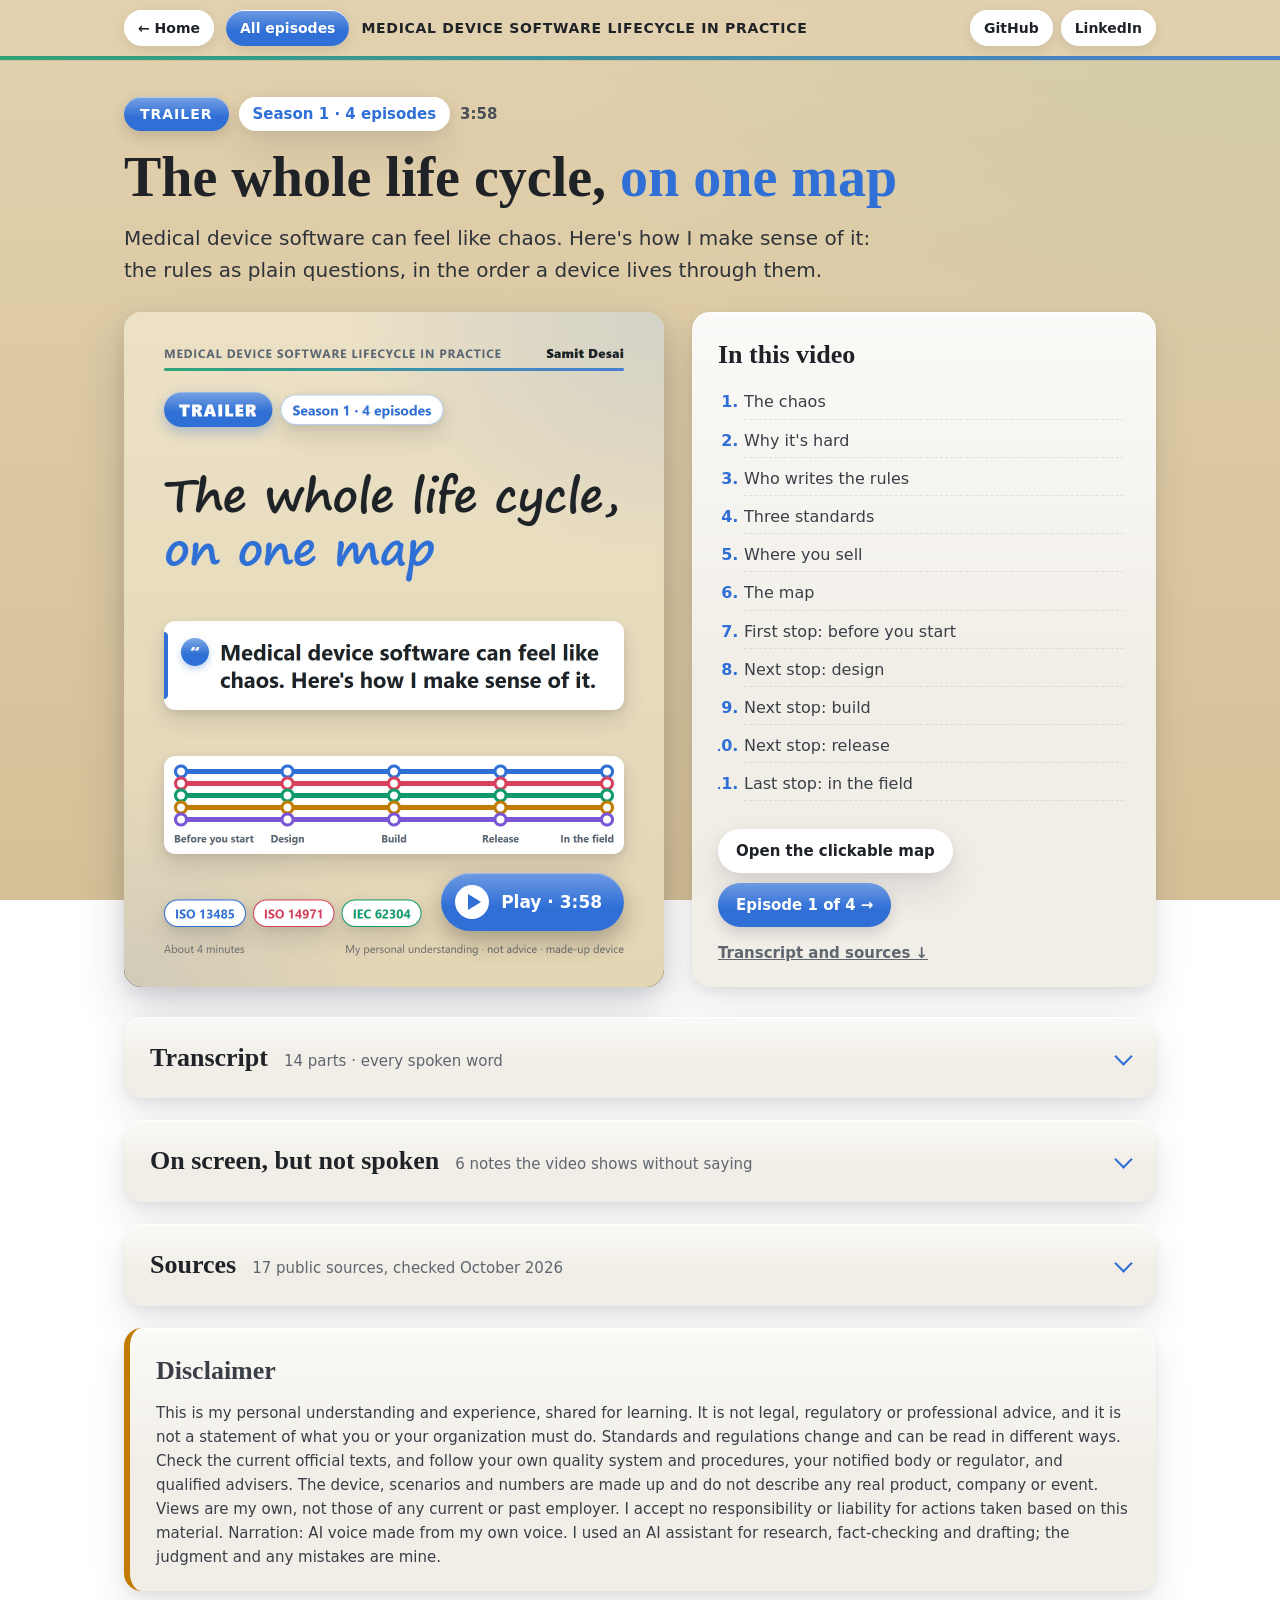
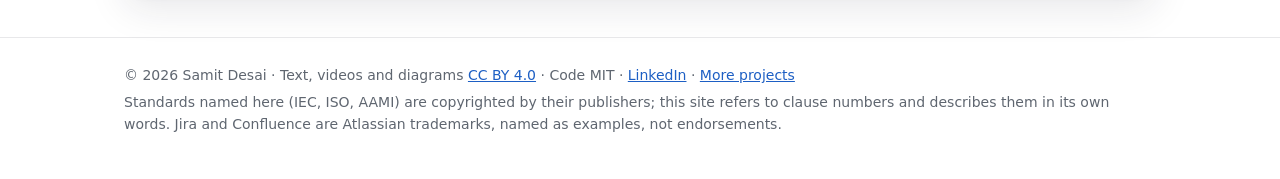
<file: meddevice-sdlc-series/00-trailer/index.html>
<!doctype html>
<html lang="en">
<head>
<meta charset="utf-8">
<meta name="viewport" content="width=device-width, initial-scale=1">
<title>Trailer: The whole life cycle, on one map · Medical Device Software Lifecycle in Practice</title>
<meta name="description" content="Trailer: The whole life cycle, on one map. Medical device software can feel like chaos. Here&#x27;s how I make sense of it: the rules as plain questions, in the order a device lives through them.">
<meta name="author" content="Samit Desai">
<meta name="robots" content="noindex, nofollow">
<meta property="og:title" content="Trailer: The whole life cycle, on one map · Medical Device Software Lifecycle in Practice">
<meta property="og:description" content="Trailer: The whole life cycle, on one map. Medical device software can feel like chaos. Here&#x27;s how I make sense of it: the rules as plain questions, in the order a device lives through them.">
<link rel="stylesheet" href="../assets/site.css?v=1792285297">
<script src="../assets/player.js?v=1792285297" defer></script>
</head>
<body>
<header class="bar"><div class="wrap"><a class="nb" href="https://samit-desai.github.io/">← Home</a><a class="nb ep-all" href="../#episodes">All episodes</a><a class="home" href="../">Medical Device Software Lifecycle in Practice</a>
<nav class="links"><a class="nb" href="https://github.com/Samit-Desai">GitHub</a><a class="nb" href="https://www.linkedin.com/in/samit-desai-62868420">LinkedIn</a></nav></div></header>
<main class="wrap" style="--hue: #2f6fd6">
<div class="tags"><span class="badge">Trailer</span><span class="pill">Season 1 · 4 episodes</span><span class="len">3:58</span></div>
<h1>The whole life cycle, <em>on one map</em></h1>
<p class="lead">Medical device software can feel like chaos. Here&#x27;s how I make sense of it: the rules as plain questions, in the order a device lives through them.</p>
<div class="watch">
<div class="player">
  <video controls playsinline preload="metadata" poster="poster.jpg">
    <source src="trailer.mp4" type="video/mp4">
    Your browser can't play this video. <a href="trailer.mp4">Download it (MP4)</a>.
  </video>
  <button class="cover" type="button" aria-label="Play Trailer: The whole life cycle, on one map">
    <img src="poster.jpg" alt="Cover: Trailer: The whole life cycle, on one map" width="1080" height="1350">
    <span class="play" aria-hidden="true"><i></i><span><span class="pl">Play</span> · 3:58</span></span>
  </button>
</div>
<aside class="card side">
  <h2>In this video</h2>
  <ol class="chap"><li>The chaos</li><li>Why it&#x27;s hard</li><li>Who writes the rules</li><li>Three standards</li><li>Where you sell</li><li>The map</li><li>First stop: before you start</li><li>Next stop: design</li><li>Next stop: build</li><li>Next stop: release</li><li>Last stop: in the field</li><li>Tools and AI</li><li>Payoff</li><li>What&#x27;s coming</li></ol>
  <nav class="nav"><a class="btn ghost" href="../00-the-map/interactive.html">Open the clickable map</a><a class="btn" href="../01-one-fix/">Episode 1 of 4 →</a></nav>
  <a class="jump" href="#transcript">Transcript and sources ↓</a>
</aside>
</div>
<details class="card fold" id="transcript"><summary><h2>Transcript</h2><span class="sum">14 parts · every spoken word</span></summary><div class="fold-body">
<p class="note">Every example uses one made-up device: a motorized rehab device in which a PC app sends settings to controller firmware that drives a motor moving a patient&#x27;s arm or leg. Every number, ID and version in the story is made up.</p>
<p><b>The chaos.</b> If you&#x27;ve ever built software for a medical device, you know the feeling. FDA, MDR, CDSCO, ISO 13485, IEC 62304, CAPA, SOUP, NCR. It can feel like chaos.</p>
<p><b>Why it&#x27;s hard.</b> There are good reasons for it. If the software fails, a patient can get hurt. Each market has its own regulator, and you have to prove what you did, in writing.</p>
<p><b>Who writes the rules.</b> I&#x27;ve spent more than ten years building medical device software. This is how I make sense of it. ISO and IEC are international bodies that write standards. On their own, standards are voluntary; they become hard to avoid once a regulator recognizes them. Think of four layers: the law, the standards, the regulator&#x27;s guidance, and your own procedures.</p>
<p><b>Three standards.</b> For device software, three standards do most of the work. ISO 13485 is the quality management system, across the whole company. ISO 14971 is risk management: what could harm patients, users or others, and how it&#x27;s controlled. And IEC 62304 is the software life cycle, from planning and requirements, through design and testing, to release and maintenance.</p>
<p><b>Where you sell.</b> On top sit the rules and who checks them: FDA in the US, the MDR and notified bodies in Europe, and CDSCO in India. Different rules on top; mostly the same standards underneath.</p>
<p><b>The map.</b> Put the questions in the order a device lives through them, and the tangle becomes a map. Each standard is a line, plus the regulators, plus the tools that help.</p>
<p><b>First stop: before you start.</b> Is it a medical device? Intended use. Is the software the device itself, SaMD, or part of one? How risky is it? The device class. How does it reach the market? For example, a 510(k) or CE marking. How does the company work? Its quality system.</p>
<p><b>Next stop: design.</b> What could hurt someone? It&#x27;s traced from hazard to harm, then controlled, safe design first. The worst harm if the software fails, after outside safeguards, sets its safety class: A, B or C. The controls become requirements, and the design covers security and real-world use.</p>
<p><b>Next stop: build.</b> Can a team work in sprints? Yes, when &#x27;done&#x27; includes the evidence. What version is this? Configuration management. What came off the shelf? SOUP, like an open-source library, listed in the SBOM. Was it built right? Verification. Does everything link? Traceability.</p>
<p><b>Next stop: release.</b> The software is released for use in the full device. Was the right thing built? Design validation. Is it safe enough to ship? Residual risk, weighed against benefit. Then design transfer to production. What goes to the regulator? The submission. Where&#x27;s the proof? The design and development file.</p>
<p><b>Last stop: in the field.</b> Every change to released software goes through change control. What didn&#x27;t meet a requirement? An NCR. What if something goes wrong? Complaints, problem reports, and reporting on time. What stops it coming back? CAPA, when a problem is serious, repeats or runs deep. And who checks? Audits and inspections.</p>
<p><b>Tools and AI.</b> In my experience, much of this can be automated. Tools like Jira and Confluence, test management, and a CI/CD pipeline can link requirements to tests on every build. AI drafts from those facts, and a named person reviews and signs. And the tools themselves are validated for their use.</p>
<p><b>Payoff.</b> Once I knew the questions, there were fewer surprises, and the process started to help me.</p>
<p><b>What&#x27;s coming.</b> Over four short episodes, one made-up rehab device travels from the first map, through risk and evidence, to the day an auditor picks one bug. Medical Device Software Lifecycle in Practice. See you in Episode 1.</p>
</div></details>
<details class="card fold" id="onscreen"><summary><h2>On screen, but not spoken</h2><span class="sum">6 notes the video shows without saying</span></summary><div class="fold-body">
<ul>
<li><b>IEC 62304's steps, with their clauses:</b>
<ul>
<li>Planning 5.1 · Requirements 5.2 · Architecture 5.3 · Design 5.4 · Coding 5.5 · Testing 5.6–5.7 · Release 5.8 · Maintenance 6
</li>
<li>Alongside: risk management 7, configuration management 8, problem resolution 9
</li>
<li>How deep each step goes depends on the software safety class (A, B, C).
</li></ul>
</li>
<li><b>Where IEC 62304 stands:</b> FDA-recognized, and listed in CDSCO's software guidance. Under the EU MDR it's widely used, but as of October 2026 it isn't a harmonized standard.
</li>
<li><b>Routes to market:</b> 510(k), De Novo, PMA, CE marking, a license in India. In the US, some devices are exempt; in India, some class A devices only register.
</li>
<li><b>SOUP</b> (IEC 62304 3.29): software not developed for the device, like off-the-shelf software, or software without adequate development records.
</li>
<li><b>Design validation</b> sits outside IEC 62304 (clause 1.2). It's a quality-system step for the whole device (ISO 13485 7.3.7).
</li>
<li><b>Tools:</b> 21 CFR Part 11 covers electronic records and signatures; ISO 13485 4.1.6 asks for software used in the quality system to be validated for its use.
</li></ul>
</div></details>
<details class="card fold" id="sources"><summary><h2>Sources</h2><span class="sum">17 public sources, checked October 2026</span></summary><div class="fold-body">
<ul>
<li>IEC 62304:2006 + Amendment 1:2015, <i>Medical device software — Software life cycle processes</i>: 1.2, 3.29, 4.3, 5.1–5.8, 6, 7, 8, 9. IEC's preview (contents, scope): <a href="https://assets.vde-verlag.de/iec-normen/preview-pdf/info_iec62304%7Bed1.1%7Db.pdf">https://assets.vde-verlag.de/iec-normen/preview-pdf/info_iec62304%7Bed1.1%7Db.pdf</a> · current edition: <a href="https://webstore.iec.ch/en/publication/22794">https://webstore.iec.ch/en/publication/22794</a>
</li>
<li>FDA recognition of IEC 62304 (13-79): <a href="https://www.accessdata.fda.gov/scripts/cdrh/cfdocs/cfStandards/detail.cfm?standard__identification_no=38829">https://www.accessdata.fda.gov/scripts/cdrh/cfdocs/cfStandards/detail.cfm?standard__identification_no=38829</a>
</li>
<li>EU harmonised standards under the MDR (no EN 62304 entry as of Decision 2026/1231): <a href="https://single-market-economy.ec.europa.eu/single-market/goods/european-standards/harmonised-standards/medical-devices_en">https://single-market-economy.ec.europa.eu/single-market/goods/european-standards/harmonised-standards/medical-devices_en</a>
</li>
<li>ISO 14971:2019, <i>Medical devices — Application of risk management to medical devices</i>: 4.4, 4.5, 5.2, 7, 8. Contents: <a href="https://www.din.de/de/wdc-beuth:din21:348493801/toc-3343352/download">https://www.din.de/de/wdc-beuth:din21:348493801/toc-3343352/download</a>
</li>
<li>ISO 13485:2016, <i>Medical devices — Quality management systems — Requirements for regulatory purposes</i>: 4.1.6, 4.2.4, 5.6, 7.3, 7.4, 8.2, 8.3, 8.5. As incorporated by FDA: <a href="https://www.govinfo.gov/content/pkg/FR-2024-02-02/pdf/2024-01709.pdf">https://www.govinfo.gov/content/pkg/FR-2024-02-02/pdf/2024-01709.pdf</a>
</li>
<li>FDA Quality Management System Regulation, 21 CFR 820 (effective February 2, 2026): <a href="https://www.fda.gov/medical-devices/postmarket-requirements-devices/quality-management-system-regulation-qmsr">https://www.fda.gov/medical-devices/postmarket-requirements-devices/quality-management-system-regulation-qmsr</a>
</li>
<li>21 CFR Part 11, electronic records and signatures: <a href="https://www.ecfr.gov/current/title-21/chapter-I/subchapter-A/part-11">https://www.ecfr.gov/current/title-21/chapter-I/subchapter-A/part-11</a> · 21 CFR 803, medical device reporting: <a href="https://www.ecfr.gov/current/title-21/chapter-I/subchapter-H/part-803/subpart-E">https://www.ecfr.gov/current/title-21/chapter-I/subchapter-H/part-803/subpart-E</a>
</li>
<li>FDA, <i>Content of Premarket Submissions for Device Software Functions</i> (June 14, 2023): <a href="https://www.fda.gov/regulatory-information/search-fda-guidance-documents/content-premarket-submissions-device-software-functions">https://www.fda.gov/regulatory-information/search-fda-guidance-documents/content-premarket-submissions-device-software-functions</a>
</li>
<li>FDA, <i>Computer Software Assurance for Production and Quality Management System Software</i> (February 2026): <a href="https://www.fda.gov/regulatory-information/search-fda-guidance-documents/computer-software-assurance-production-and-quality-management-system-software">https://www.fda.gov/regulatory-information/search-fda-guidance-documents/computer-software-assurance-production-and-quality-management-system-software</a>
</li>
<li>FD&amp;C Act §524B, cyber devices and the SBOM: <a href="https://www.law.cornell.edu/uscode/text/21/360n-2">https://www.law.cornell.edu/uscode/text/21/360n-2</a>
</li>
<li>FDA premarket routes (510(k), De Novo, PMA): <a href="https://www.fda.gov/medical-devices/how-study-and-market-your-device/premarket-submissions-selecting-and-preparing-correct-submission">https://www.fda.gov/medical-devices/how-study-and-market-your-device/premarket-submissions-selecting-and-preparing-correct-submission</a> · intended use: <a href="https://www.fda.gov/medical-devices/classify-your-medical-device/how-determine-if-your-product-medical-device">https://www.fda.gov/medical-devices/classify-your-medical-device/how-determine-if-your-product-medical-device</a>
</li>
<li>EU Regulation 2017/745 (MDR): <a href="https://eur-lex.europa.eu/eli/reg/2017/745/oj/eng">https://eur-lex.europa.eu/eli/reg/2017/745/oj/eng</a> · MDCG 2019-11 rev. 1 (software qualification and classification): <a href="https://health.ec.europa.eu/document/download/b45335c5-1679-4c71-a91c-fc7a4d37f12b_en?filename=mdcg_2019_11_en.pdf">https://health.ec.europa.eu/document/download/b45335c5-1679-4c71-a91c-fc7a4d37f12b_en?filename=mdcg_2019_11_en.pdf</a>
</li>
<li>India: CDSCO medical devices: <a href="https://cdsco.gov.in/opencms/opencms/en/Medical-Device-Diagnostics/Medical-Device-Diagnostics/">https://cdsco.gov.in/opencms/opencms/en/Medical-Device-Diagnostics/Medical-Device-Diagnostics/</a> · CDSCO's final software guidance (July 2026), summary: <a href="https://www.emergobyul.com/news/india-cdsco-finalizes-guidance-medical-device-software">https://www.emergobyul.com/news/india-cdsco-finalizes-guidance-medical-device-software</a>
</li>
<li>IMDRF N10, <i>Software as a Medical Device (SaMD): Key Definitions</i> (2013), as described by FDA: <a href="https://www.fda.gov/medical-devices/digital-health-center-excellence/software-medical-device-samd">https://www.fda.gov/medical-devices/digital-health-center-excellence/software-medical-device-samd</a>
</li>
<li>AAMI TIR45:2023, agile practices (FDA recognition 13-143): <a href="https://blog.johner-institute.com/iec-62304-medical-software/tir-45-agile-software-development/">https://blog.johner-institute.com/iec-62304-medical-software/tir-45-agile-software-development/</a>
</li>
<li>Software safety class and outside risk controls (secondary): <a href="https://blog.johner-institute.com/iec-62304-medical-software/safety-class-iec-62304/">https://blog.johner-institute.com/iec-62304-medical-software/safety-class-iec-62304/</a>
</li>
<li>Jira and Confluence are Atlassian trademarks: <a href="https://www.atlassian.com/legal/trademark">https://www.atlassian.com/legal/trademark</a>
</li></ul><p class="note">IEC 62304, ISO 14971 and ISO 13485 are paid documents, and this series doesn&#x27;t reproduce them. Where only a clause title is public, the point is stated in my own words with the clause number, and checked against public sources like the ones above.</p>
</div></details>
<section class="card disclaimer"><h2>Disclaimer</h2><p>This is my personal understanding and experience, shared for learning. It is not legal, regulatory or professional advice, and it is not a statement of what you or your organization must do. Standards and regulations change and can be read in different ways. Check the current official texts, and follow your own quality system and procedures, your notified body or regulator, and qualified advisers. The device, scenarios and numbers are made up and do not describe any real product, company or event. Views are my own, not those of any current or past employer. I accept no responsibility or liability for actions taken based on this material. Narration: AI voice made from my own voice. I used an AI assistant for research, fact-checking and drafting; the judgment and any mistakes are mine.</p></section>
</main>
<footer><div class="wrap">
<p>© 2026 Samit Desai · Text, videos and diagrams <a href="https://creativecommons.org/licenses/by/4.0/">CC BY 4.0</a> · Code MIT ·
<a href="https://www.linkedin.com/in/samit-desai-62868420">LinkedIn</a> · <a href="https://samit-desai.github.io/">More projects</a></p>
<p>Standards named here (IEC, ISO, AAMI) are copyrighted by their publishers; this site refers to clause numbers and
describes them in its own words. Jira and Confluence are Atlassian trademarks, named as examples, not endorsements.</p>
</div></footer>
</body>
</html>
</file>
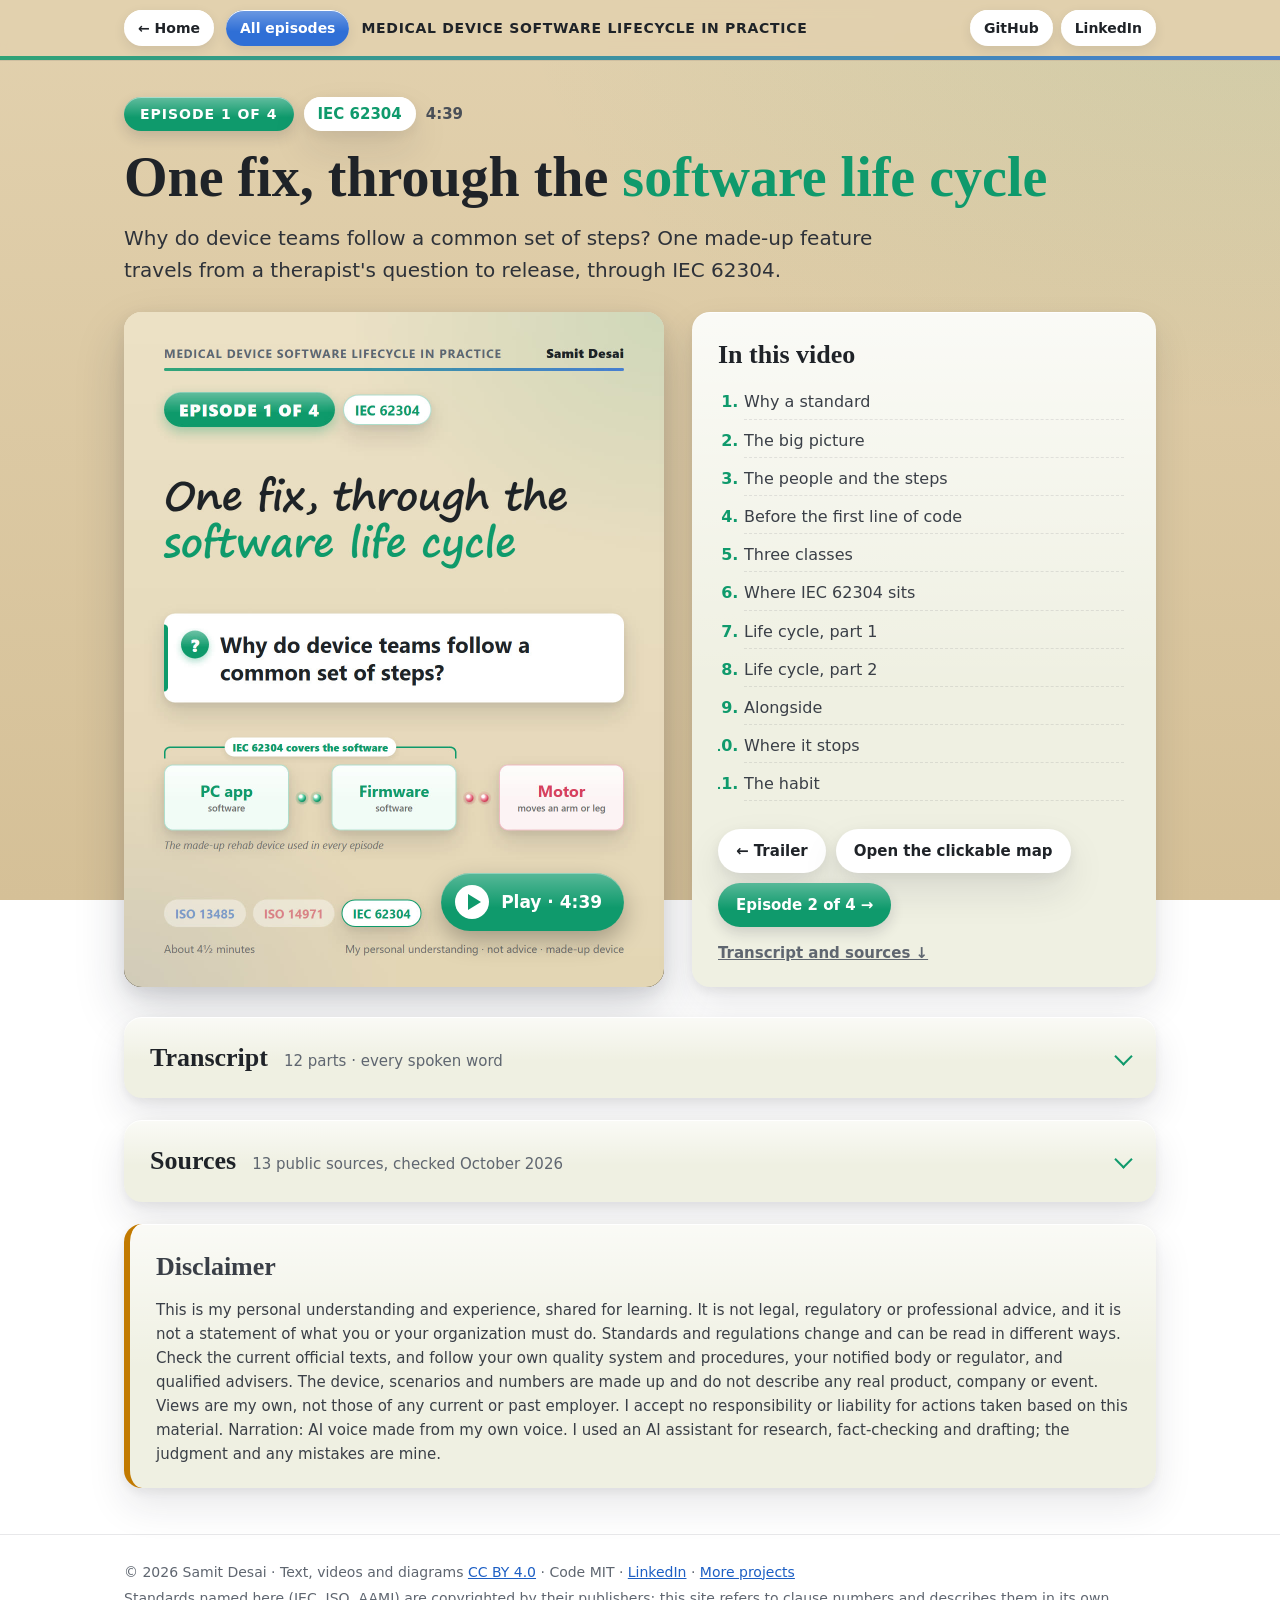
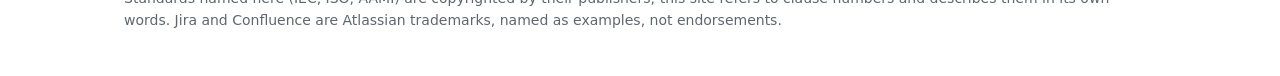
<file: meddevice-sdlc-series/01-one-fix/index.html>
<!doctype html>
<html lang="en">
<head>
<meta charset="utf-8">
<meta name="viewport" content="width=device-width, initial-scale=1">
<title>Episode 1 of 4: One fix, through the software life cycle · Medical Device Software Lifecycle in Practice</title>
<meta name="description" content="Episode 1 of 4: One fix, through the software life cycle. Why do device teams follow a common set of steps? One made-up feature travels from a therapist&#x27;s question to release, through IEC 62304.">
<meta name="author" content="Samit Desai">
<meta name="robots" content="noindex, nofollow">
<meta property="og:title" content="Episode 1 of 4: One fix, through the software life cycle · Medical Device Software Lifecycle in Practice">
<meta property="og:description" content="Episode 1 of 4: One fix, through the software life cycle. Why do device teams follow a common set of steps? One made-up feature travels from a therapist&#x27;s question to release, through IEC 62304.">
<link rel="stylesheet" href="../assets/site.css?v=1792285297">
<script src="../assets/player.js?v=1792285297" defer></script>
</head>
<body>
<header class="bar"><div class="wrap"><a class="nb" href="https://samit-desai.github.io/">← Home</a><a class="nb ep-all" href="../#episodes">All episodes</a><a class="home" href="../">Medical Device Software Lifecycle in Practice</a>
<nav class="links"><a class="nb" href="https://github.com/Samit-Desai">GitHub</a><a class="nb" href="https://www.linkedin.com/in/samit-desai-62868420">LinkedIn</a></nav></div></header>
<main class="wrap" style="--hue: #0f9a6c">
<div class="tags"><span class="badge">Episode 1 of 4</span><span class="pill">IEC 62304</span><span class="len">4:39</span></div>
<h1>One fix, through the <em>software life cycle</em></h1>
<p class="lead">Why do device teams follow a common set of steps? One made-up feature travels from a therapist&#x27;s question to release, through IEC 62304.</p>
<div class="watch">
<div class="player">
  <video controls playsinline preload="metadata" poster="poster.jpg">
    <source src="episode1.mp4" type="video/mp4">
    Your browser can't play this video. <a href="episode1.mp4">Download it (MP4)</a>.
  </video>
  <button class="cover" type="button" aria-label="Play Episode 1 of 4: One fix, through the software life cycle">
    <img src="poster.jpg" alt="Cover: Episode 1 of 4: One fix, through the software life cycle" width="1080" height="1350">
    <span class="play" aria-hidden="true"><i></i><span><span class="pl">Play</span> · 4:39</span></span>
  </button>
</div>
<aside class="card side">
  <h2>In this video</h2>
  <ol class="chap"><li>Why a standard</li><li>The big picture</li><li>The people and the steps</li><li>Before the first line of code</li><li>Three classes</li><li>Where IEC 62304 sits</li><li>Life cycle, part 1</li><li>Life cycle, part 2</li><li>Alongside</li><li>Where it stops</li><li>The habit</li></ol>
  <nav class="nav"><a class="btn ghost" href="../00-trailer/">← Trailer</a><a class="btn ghost" href="../00-the-map/interactive.html">Open the clickable map</a><a class="btn" href="../02-one-hazard/">Episode 2 of 4 →</a></nav>
  <a class="jump" href="#transcript">Transcript and sources ↓</a>
</aside>
</div>
<details class="card fold" id="transcript"><summary><h2>Transcript</h2><span class="sum">12 parts · every spoken word</span></summary><div class="fold-body">
<p class="note">Every example uses one made-up device: a motorized rehab device in which a PC app sends settings to controller firmware that drives a motor moving a patient&#x27;s arm or leg. Every number, ID and version in the story is made up.</p>
<p><b>Why a standard.</b> Imagine teams building software that moves a patient&#x27;s arm, with no shared rules. Each would plan, test and fix in its own way. Some would do it well, some wouldn&#x27;t, and nobody outside could easily tell which. IEC 62304 gives everyone a common set of steps for the software life cycle, and a way to show the work was done. And regulators like FDA recognize it. This is Episode 1: one fix, through the software life cycle.</p>
<p><b>The big picture.</b> Here&#x27;s how I picture it, on one page. The quality system holds everything. Risk management runs through every step. Work flows from user needs to release, and each link should trace back. And the software has its own life cycle, IEC 62304. That&#x27;s the part this episode zooms into.</p>
<p><b>The people and the steps.</b> Here&#x27;s how one feature typically travels. A therapist asks: if the app freezes mid-session, will the motor stop? That&#x27;s a user need. Engineers turn it into system requirements, then software requirements. An architect decides what runs in the app and what runs in the firmware, and developers design and write the code, testing each unit. QA tests the parts together, then the whole system. The company builds the device, and therapists try it for real. Later, auditors pick a record and follow the trail. IEC 62304 is the software part of that journey, from the plan to the release, and the maintenance after.</p>
<p><b>Before the first line of code.</b> Before anyone writes code, four answers set the rules. Is it a medical device? Yes: its intended use is rehabilitation. Is the software the device itself, or part of one? Part of one. The app and firmware drive the motor, so it isn&#x27;t software as a medical device. How risky is the device? Suppose it&#x27;s class II in the US. Then the usual route to market is a 510(k). Europe and India have their own classes and routes.</p>
<p><b>Three classes.</b> That&#x27;s the device class. Two other classes are easy to mix up with it. IEC 62304 gives the software its own safety class, A, B or C, from the worst harm if the software fails, counting only safeguards outside the software. It sets how much process the software needs. FDA guidance also sets a Basic or Enhanced documentation level, which guides how much you submit. A class II device doesn&#x27;t make the software class B. And until you assign a class, class C rules apply.</p>
<p><b>Where IEC 62304 sits.</b> So where does IEC 62304 sit? Inside the company&#x27;s quality system, ISO 13485, as the software part of design and development. ISO 14971 runs alongside, asking at every step what could hurt someone. And regulators look for the evidence from all three.</p>
<p><b>Life cycle, part 1.</b> In this made-up story, the fix starts as a user need: if the app stops, the motor must stop safely. That becomes a system requirement: stop within 300 milliseconds. Then IEC 62304 takes over. The team plans the work for the software&#x27;s class. The software requirements say: the app sends a heartbeat every 50 milliseconds, and the firmware stops the motor if the heartbeat is missing for 150. The architecture puts the stop in the firmware, so it works even when the app doesn&#x27;t.</p>
<p><b>Life cycle, part 2.</b> Developers write the code and check each unit. Then the parts are put together and tested as one. The system test hangs the app on purpose and checks that the motor stops in time. Then the software is released for use in the device, with its exact version, its known issues, and an archive.</p>
<p><b>Alongside.</b> After release, IEC 62304 keeps going. A problem from the field gets a problem report and an investigation. If the fix changes the software, the change is approved before it&#x27;s made, and tested again. Nonconformance reports and CAPA are separate quality paths, and Episode 4 follows them.</p>
<p><b>Where it stops.</b> But IEC 62304 stops at the software. Validating the whole device for its intended use, and releasing it, belong to the quality system. That closes the loop back to the user need this story started with.</p>
<p><b>The habit.</b> Software in a medical device can hurt someone when it fails. In my experience, engineers in this field learn one habit: whenever they ask what the software should do, they also ask what could go wrong, who could get hurt, how badly, and how likely. That&#x27;s hazard and risk, and it&#x27;s where Episode 2 begins.</p>
<p><b>End card.</b> Medical Device Software Lifecycle in Practice. Next: one hazard, from risk to test.</p>
</div></details>

<details class="card fold" id="sources"><summary><h2>Sources</h2><span class="sum">13 public sources, checked October 2026</span></summary><div class="fold-body">
<ul>
<li>IEC 62304 scope, edition 1.1 current, Ed. 2 not published: <a href="https://webstore.iec.ch/en/publication/22794">https://webstore.iec.ch/en/publication/22794</a> · IEC's free preview (contents, introduction, scope): <a href="https://assets.vde-verlag.de/iec-normen/preview-pdf/info_iec62304%7Bed1.1%7Db.pdf">https://assets.vde-verlag.de/iec-normen/preview-pdf/info_iec62304%7Bed1.1%7Db.pdf</a>
</li>
<li>FDA recognizes IEC 62304 (recognition 13-79): <a href="https://www.accessdata.fda.gov/scripts/cdrh/cfdocs/cfStandards/detail.cfm?standard__identification_no=38829">https://www.accessdata.fda.gov/scripts/cdrh/cfdocs/cfStandards/detail.cfm?standard__identification_no=38829</a>
</li>
<li>AAMI TIR45:2023 FDA-recognized (13-143): <a href="https://www.accessdata.fda.gov/scripts/cdrh/cfdocs/cfStandards/detail.cfm?standard__identification_no=46295">https://www.accessdata.fda.gov/scripts/cdrh/cfdocs/cfStandards/detail.cfm?standard__identification_no=46295</a>
</li>
<li>QMSR incorporates ISO 13485:2016, effective Feb 2, 2026: <a href="https://www.fda.gov/medical-devices/postmarket-requirements-devices/quality-management-system-regulation-qmsr">https://www.fda.gov/medical-devices/postmarket-requirements-devices/quality-management-system-regulation-qmsr</a>
</li>
<li>Is it a medical device (intended use): <a href="https://www.fda.gov/medical-devices/classify-your-medical-device/how-determine-if-your-product-medical-device">https://www.fda.gov/medical-devices/classify-your-medical-device/how-determine-if-your-product-medical-device</a>
</li>
<li>Software that drives a hardware device is not SaMD (IMDRF N10 note, as quoted by Health Canada): <a href="https://www.canada.ca/en/health-canada/services/drugs-health-products/medical-devices/application-information/guidance-documents/software-medical-device-guidance-document.html">https://www.canada.ca/en/health-canada/services/drugs-health-products/medical-devices/application-information/guidance-documents/software-medical-device-guidance-document.html</a>
</li>
<li>Classify your medical device (class II devices usually need a 510(k)): <a href="https://www.fda.gov/medical-devices/classify-your-medical-device">https://www.fda.gov/medical-devices/classify-your-medical-device</a>
</li>
<li>Class I and II exemptions (why "usually" a 510(k)): <a href="https://www.fda.gov/medical-devices/classify-your-medical-device/class-i-and-class-ii-device-exemptions">https://www.fda.gov/medical-devices/classify-your-medical-device/class-i-and-class-ii-device-exemptions</a>
</li>
<li>EU and India classes: <a href="https://advisera.com/13485academy/mdr/classification-of-devices/">https://advisera.com/13485academy/mdr/classification-of-devices/</a> · <a href="https://cdsco.gov.in/opencms/opencms/en/Medical-Device-Diagnostics/Medical-Device-Diagnostics/">https://cdsco.gov.in/opencms/opencms/en/Medical-Device-Diagnostics/Medical-Device-Diagnostics/</a>
</li>
<li>Software safety class and "class C until assigned" (secondary source): <a href="https://blog.johner-institute.com/iec-62304-medical-software/safety-class-iec-62304/">https://blog.johner-institute.com/iec-62304-medical-software/safety-class-iec-62304/</a> · class II device ≠ class B: <a href="https://www.greenlight.guru/blog/iec-62304-software-safety-classes">https://www.greenlight.guru/blog/iec-62304-software-safety-classes</a>
</li>
<li>FDA Basic / Enhanced documentation level (Section V): <a href="https://www.fda.gov/media/153781/download">https://www.fda.gov/media/153781/download</a>
</li>
<li>Release, change and configuration (secondary): <a href="https://blogs.sw.siemens.com/polarion/morris-medical-monday-polarion-medpack-and-regulatory-compliance-part-2/">https://blogs.sw.siemens.com/polarion/morris-medical-monday-polarion-medpack-and-regulatory-compliance-part-2/</a> · <a href="https://blog.johner-institute.com/iec-62304-medical-software/configuration-management/">https://blog.johner-institute.com/iec-62304-medical-software/configuration-management/</a>
</li>
<li>NCR and CAPA in ISO 13485 vs 21 CFR 820: <a href="https://www.greenlight.guru/hubfs/Blog-Giveaways/ISO-13485-2016_vs_FDA-21-CRF-Part-820.pdf">https://www.greenlight.guru/hubfs/Blog-Giveaways/ISO-13485-2016_vs_FDA-21-CRF-Part-820.pdf</a>
</li></ul><p class="note">IEC 62304, ISO 14971 and ISO 13485 are paid documents, and this series doesn&#x27;t reproduce them. Where only a clause title is public, the point is stated in my own words with the clause number, and checked against public sources like the ones above.</p>
</div></details>
<section class="card disclaimer"><h2>Disclaimer</h2><p>This is my personal understanding and experience, shared for learning. It is not legal, regulatory or professional advice, and it is not a statement of what you or your organization must do. Standards and regulations change and can be read in different ways. Check the current official texts, and follow your own quality system and procedures, your notified body or regulator, and qualified advisers. The device, scenarios and numbers are made up and do not describe any real product, company or event. Views are my own, not those of any current or past employer. I accept no responsibility or liability for actions taken based on this material. Narration: AI voice made from my own voice. I used an AI assistant for research, fact-checking and drafting; the judgment and any mistakes are mine.</p></section>
</main>
<footer><div class="wrap">
<p>© 2026 Samit Desai · Text, videos and diagrams <a href="https://creativecommons.org/licenses/by/4.0/">CC BY 4.0</a> · Code MIT ·
<a href="https://www.linkedin.com/in/samit-desai-62868420">LinkedIn</a> · <a href="https://samit-desai.github.io/">More projects</a></p>
<p>Standards named here (IEC, ISO, AAMI) are copyrighted by their publishers; this site refers to clause numbers and
describes them in its own words. Jira and Confluence are Atlassian trademarks, named as examples, not endorsements.</p>
</div></footer>
</body>
</html>
</file>
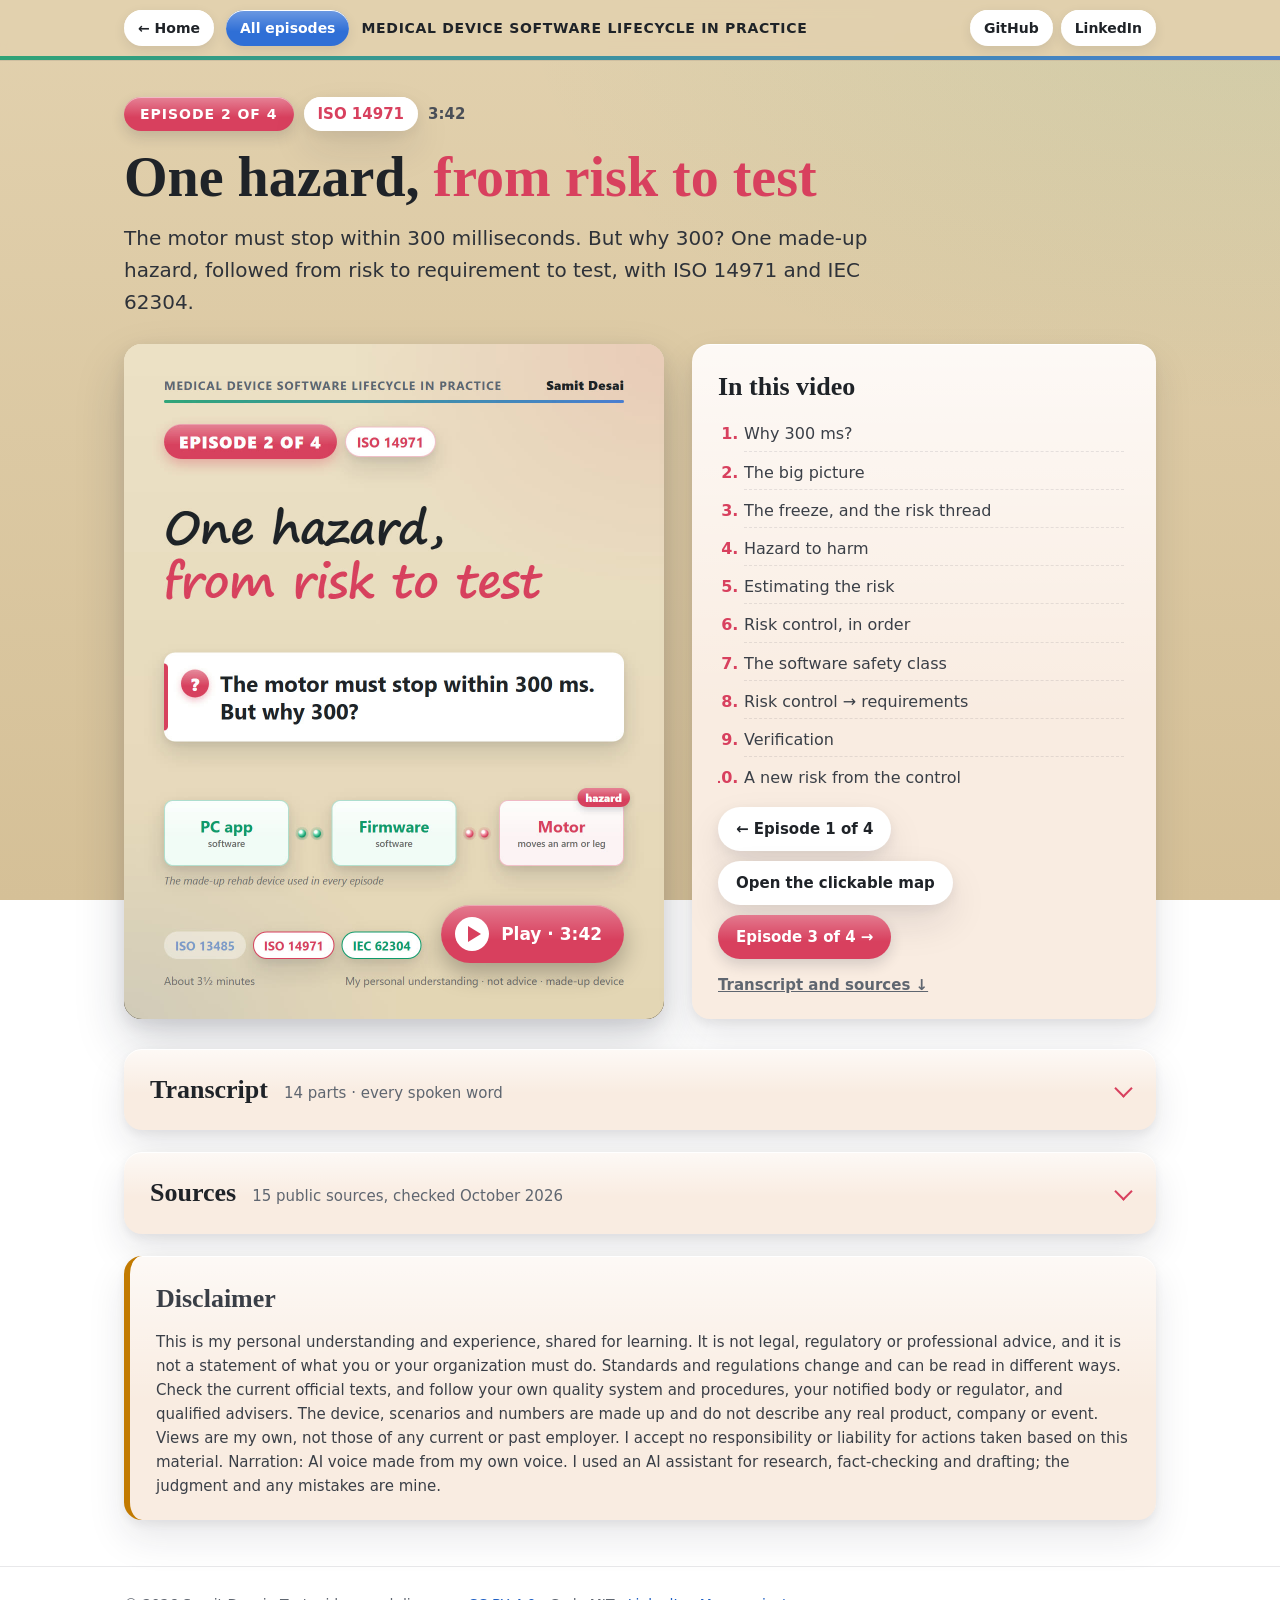
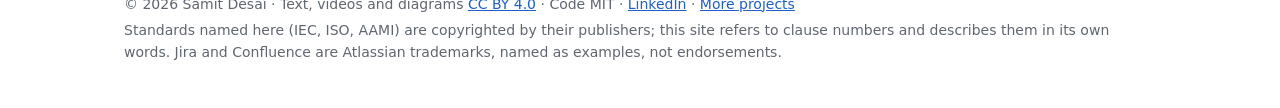
<file: meddevice-sdlc-series/02-one-hazard/index.html>
<!doctype html>
<html lang="en">
<head>
<meta charset="utf-8">
<meta name="viewport" content="width=device-width, initial-scale=1">
<title>Episode 2 of 4: One hazard, from risk to test · Medical Device Software Lifecycle in Practice</title>
<meta name="description" content="Episode 2 of 4: One hazard, from risk to test. The motor must stop within 300 milliseconds. But why 300? One made-up hazard, followed from risk to requirement to test, with ISO 14971 and IEC 62304.">
<meta name="author" content="Samit Desai">
<meta name="robots" content="noindex, nofollow">
<meta property="og:title" content="Episode 2 of 4: One hazard, from risk to test · Medical Device Software Lifecycle in Practice">
<meta property="og:description" content="Episode 2 of 4: One hazard, from risk to test. The motor must stop within 300 milliseconds. But why 300? One made-up hazard, followed from risk to requirement to test, with ISO 14971 and IEC 62304.">
<link rel="stylesheet" href="../assets/site.css?v=1792285297">
<script src="../assets/player.js?v=1792285297" defer></script>
</head>
<body>
<header class="bar"><div class="wrap"><a class="nb" href="https://samit-desai.github.io/">← Home</a><a class="nb ep-all" href="../#episodes">All episodes</a><a class="home" href="../">Medical Device Software Lifecycle in Practice</a>
<nav class="links"><a class="nb" href="https://github.com/Samit-Desai">GitHub</a><a class="nb" href="https://www.linkedin.com/in/samit-desai-62868420">LinkedIn</a></nav></div></header>
<main class="wrap" style="--hue: #d8405e">
<div class="tags"><span class="badge">Episode 2 of 4</span><span class="pill">ISO 14971</span><span class="len">3:42</span></div>
<h1>One hazard, <em>from risk to test</em></h1>
<p class="lead">The motor must stop within 300 milliseconds. But why 300? One made-up hazard, followed from risk to requirement to test, with ISO 14971 and IEC 62304.</p>
<div class="watch">
<div class="player">
  <video controls playsinline preload="metadata" poster="poster.jpg">
    <source src="episode2.mp4" type="video/mp4">
    Your browser can't play this video. <a href="episode2.mp4">Download it (MP4)</a>.
  </video>
  <button class="cover" type="button" aria-label="Play Episode 2 of 4: One hazard, from risk to test">
    <img src="poster.jpg" alt="Cover: Episode 2 of 4: One hazard, from risk to test" width="1080" height="1350">
    <span class="play" aria-hidden="true"><i></i><span><span class="pl">Play</span> · 3:42</span></span>
  </button>
</div>
<aside class="card side">
  <h2>In this video</h2>
  <ol class="chap"><li>Why 300 ms?</li><li>The big picture</li><li>The freeze, and the risk thread</li><li>Hazard to harm</li><li>Estimating the risk</li><li>Risk control, in order</li><li>The software safety class</li><li>Risk control → requirements</li><li>Verification</li><li>A new risk from the control</li><li>Residual risk</li><li>Traceability</li><li>Built right?</li></ol>
  <nav class="nav"><a class="btn ghost" href="../01-one-fix/">← Episode 1 of 4</a><a class="btn ghost" href="../00-the-map/interactive.html">Open the clickable map</a><a class="btn" href="../03-build-it-right/">Episode 3 of 4 →</a></nav>
  <a class="jump" href="#transcript">Transcript and sources ↓</a>
</aside>
</div>
<details class="card fold" id="transcript"><summary><h2>Transcript</h2><span class="sum">14 parts · every spoken word</span></summary><div class="fold-body">
<p class="note">Every example uses one made-up device: a motorized rehab device in which a PC app sends settings to controller firmware that drives a motor moving a patient&#x27;s arm or leg. Every number, ID and version in the story is made up.</p>
<p><b>Why 300 ms?.</b> In Episode 1, a made-up team wrote a requirement: if the app stops, the motor stops within 300 milliseconds. But why 300 milliseconds? What could hurt the patient, and how badly? This is Episode 2: one hazard, from risk to test.</p>
<p><b>The big picture.</b> Here&#x27;s the one-page picture from Episode 1. This time the risk band lifts out: ISO 14971. FDA inspectors look at risk analysis too: their citations for missing or inadequate risk analysis rose from 26 to 42 to 47 over three fiscal years.</p>
<p><b>The freeze, and the risk thread.</b> Back on the made-up rehab device, suppose the app freezes mid-motion. Stop on screen does nothing, and the motor keeps moving the limb. This episode follows that one risk, like a thread, from hazard to test.</p>
<p><b>Hazard to harm.</b> The hazard is the motor&#x27;s energy, a potential source of harm, and the freeze is one way it gets out of control. The hazardous situation: the limb keeps moving past its set range. The harm: a strain or sprain.</p>
<p><b>Estimating the risk.</b> Next, the team estimates the risk: how likely the harm is, and how severe. In my experience, teams often assume a software failure will happen. The made-up team rates the sprain a non-serious injury.</p>
<p><b>Risk control, in order.</b> Risk controls come in a set order. First, safe design, the top choice: here, a made-up mechanical stop, so the joint can&#x27;t move past a safe outer range. Second, protective measures in the device: the firmware stops the motor if the app&#x27;s &quot;still alive&quot; heartbeat goes quiet. Last, information for safety, like labeling, warnings and training, as the last resort.</p>
<p><b>The software safety class.</b> Now the software safety class, A, B or C. To set it, IEC 62304 also assumes the software fails, and counts only controls outside it. So a check inside the app wouldn&#x27;t lower its class, but the firmware stop can. To me, where a control lives matters as much as what it does.</p>
<p><b>Risk control → requirements.</b> Next, the control becomes requirements, with made-up numbers. The system requirement: if the app goes silent, motion stops within 300 milliseconds. The software requirements: a heartbeat every 50 milliseconds, and a firmware stop if it&#x27;s missing for 150. So why 300? At a top speed of 30 degrees a second, that&#x27;s at most 9 degrees past the set range, a made-up limit agreed with clinicians.</p>
<p><b>Verification.</b> Then the team verifies the stop. The made-up test tries four ways the app can stop: closed, frozen, cable pulled, PC asleep. The motor must stop every time.</p>
<p><b>A new risk from the control.</b> But a control can bring a new risk, which ISO 14971 asks teams to look for: an instant stop could jerk the limb. So the team adds FW-05, a made-up firmware requirement: slow the motor smoothly to zero within 100 milliseconds. That&#x27;s 150 milliseconds to notice, plus 100 to slow down: 250, still inside the 300.</p>
<p><b>Residual risk.</b> Even with every control in place, some risk is left. The team checks that residual risk against the acceptance criteria in the risk management plan. If it&#x27;s still too high, they add controls, or, when no more are practicable, weigh it against the medical benefit, and named people sign the decision.</p>
<p><b>Traceability.</b> Traceability ties it all together: hazard, control, requirement, test. It shows each link is written down, though it can&#x27;t prove every hazard was found.</p>
<p><b>Built right?.</b> So the 300 milliseconds now has a reason, a control and a test. Now it has to be built right, and proved.</p>
<p><b>End card.</b> Medical Device Software Lifecycle in Practice. Next: build it right.</p>
</div></details>

<details class="card fold" id="sources"><summary><h2>Sources</h2><span class="sum">15 public sources, checked October 2026</span></summary><div class="fold-body">
<ul>
<li>ISO 14971:2019 contents (7.1 risk control option analysis, 7.3 residual risk evaluation, 7.4 benefit-risk analysis, 7.5 risks arising from risk control measures, 8 evaluation of overall residual risk, 9 risk management review, 4.4 plan, 4.5 file, 5.5 risk estimation), introduction (probability and severity; "some residual risks remain") and scope ("moving parts"): publisher preview <a href="https://assets.vde-verlag.de/iec-normen/preview-pdf/info_iso14971%7Bed3.0%7Den.pdf">https://assets.vde-verlag.de/iec-normen/preview-pdf/info_iso14971%7Bed3.0%7Den.pdf</a>
</li>
<li>Hazard and hazardous situation definitions; mechanical energy as an example hazard: <a href="https://blog.johner-institute.com/iso-14971-risk-management/hazard-and-hazardous-situation/">https://blog.johner-institute.com/iso-14971-risk-management/hazard-and-hazardous-situation/</a>
</li>
<li>Harm definition; risk = probability of harm combined with its severity: <a href="https://www.outsourcedpharma.com/doc/avoiding-iso-mistakes-what-does-harm-really-mean-0001">https://www.outsourcedpharma.com/doc/avoiding-iso-mistakes-what-does-harm-really-mean-0001</a>
</li>
<li>Risk control order (inherent safety → protective measures → information for safety, such as labeling), new hazards from risk controls, residual risk, benefit-risk, overall residual risk, review and approval of the risk management report: <a href="https://www.greenlight.guru/blog/iso-14971-risk-management">https://www.greenlight.guru/blog/iso-14971-risk-management</a>
</li>
<li>EU MDR Annex I §4, order of priority and residual risk judged acceptable: <a href="https://advisera.com/13485academy/mdr/general-requirements/">https://advisera.com/13485academy/mdr/general-requirements/</a>
</li>
<li>ISO 14971 7.4 wording ("may"; only when the residual risk isn't acceptable and further control isn't practicable): <a href="https://naveenagarwalphd.substack.com/p/iso14971-benefit-risk-analysis">https://naveenagarwalphd.substack.com/p/iso14971-benefit-risk-analysis</a>
</li>
<li>ISO 14971 4.5 traceability for each identified hazard: <a href="https://naveenagarwalphd.substack.com/p/iso14971-concepts-risk-management-file">https://naveenagarwalphd.substack.com/p/iso14971-concepts-risk-management-file</a>
</li>
<li>Software safety class, external controls, in-software monitors, class C by default: <a href="https://blog.johner-institute.com/iec-62304-medical-software/safety-class-iec-62304/">https://blog.johner-institute.com/iec-62304-medical-software/safety-class-iec-62304/</a>
</li>
<li>"Probability = 1" is for classification only, not for risk estimation: <a href="https://blog.johner-institute.com/iec-62304-medical-software/probability-of-software-defects/">https://blog.johner-institute.com/iec-62304-medical-software/probability-of-software-defects/</a>
</li>
<li>Device class ≠ software class; class A/B/C by severity: <a href="https://www.greenlight.guru/blog/iec-62304-software-safety-classes">https://www.greenlight.guru/blog/iec-62304-software-safety-classes</a> (note: this page says controls don't lower the class, which differs from IEC 62304 4.3 with Amendment 1; don't use it for the external-control point)
</li>
<li>IEC 62304 contents (4.3, 5.2, 7.1–7.4 incl. 7.3 "Verification of risk control measures") and the introduction (software risk management embedded in ISO 14971): <a href="https://assets.vde-verlag.de/iec-normen/preview-pdf/info_iec62304%7Bed1.1%7Db.pdf">https://assets.vde-verlag.de/iec-normen/preview-pdf/info_iec62304%7Bed1.1%7Db.pdf</a>
</li>
<li>IEC 62304 clause titles 7.2.2, 7.3.1, 7.3.3: <a href="https://blogs.sw.siemens.com/polarion/?p=960">https://blogs.sw.siemens.com/polarion/?p=960</a>
</li>
<li>IEC 62304 5.1.1 traceability incl. risk controls in software; ISO 14971 4.5 quote: <a href="https://meddevice.substack.com/p/v-and-v-deep-dive-part-2-traceability">https://meddevice.substack.com/p/v-and-v-deep-dive-part-2-traceability</a>
</li>
<li>FDA inspection observations (index page, caveats, FY files): <a href="https://www.fda.gov/inspections-compliance-enforcement-and-criminal-investigations/inspection-references/inspection-observations">https://www.fda.gov/inspections-compliance-enforcement-and-criminal-investigations/inspection-references/inspection-observations</a> · FY2023 <a href="https://www.fda.gov/media/174101/download">https://www.fda.gov/media/174101/download</a> · FY2024 <a href="https://www.fda.gov/media/185090/download">https://www.fda.gov/media/185090/download</a> · FY2025 <a href="https://www.fda.gov/media/190190/download">https://www.fda.gov/media/190190/download</a>
</li>
<li>QMSR effective Feb 2, 2026, incorporating ISO 13485:2016: <a href="https://www.fda.gov/medical-devices/postmarket-requirements-devices/quality-management-system-regulation-qmsr">https://www.fda.gov/medical-devices/postmarket-requirements-devices/quality-management-system-regulation-qmsr</a>
</li></ul><p class="note">IEC 62304, ISO 14971 and ISO 13485 are paid documents, and this series doesn&#x27;t reproduce them. Where only a clause title is public, the point is stated in my own words with the clause number, and checked against public sources like the ones above.</p>
</div></details>
<section class="card disclaimer"><h2>Disclaimer</h2><p>This is my personal understanding and experience, shared for learning. It is not legal, regulatory or professional advice, and it is not a statement of what you or your organization must do. Standards and regulations change and can be read in different ways. Check the current official texts, and follow your own quality system and procedures, your notified body or regulator, and qualified advisers. The device, scenarios and numbers are made up and do not describe any real product, company or event. Views are my own, not those of any current or past employer. I accept no responsibility or liability for actions taken based on this material. Narration: AI voice made from my own voice. I used an AI assistant for research, fact-checking and drafting; the judgment and any mistakes are mine.</p></section>
</main>
<footer><div class="wrap">
<p>© 2026 Samit Desai · Text, videos and diagrams <a href="https://creativecommons.org/licenses/by/4.0/">CC BY 4.0</a> · Code MIT ·
<a href="https://www.linkedin.com/in/samit-desai-62868420">LinkedIn</a> · <a href="https://samit-desai.github.io/">More projects</a></p>
<p>Standards named here (IEC, ISO, AAMI) are copyrighted by their publishers; this site refers to clause numbers and
describes them in its own words. Jira and Confluence are Atlassian trademarks, named as examples, not endorsements.</p>
</div></footer>
</body>
</html>
</file>
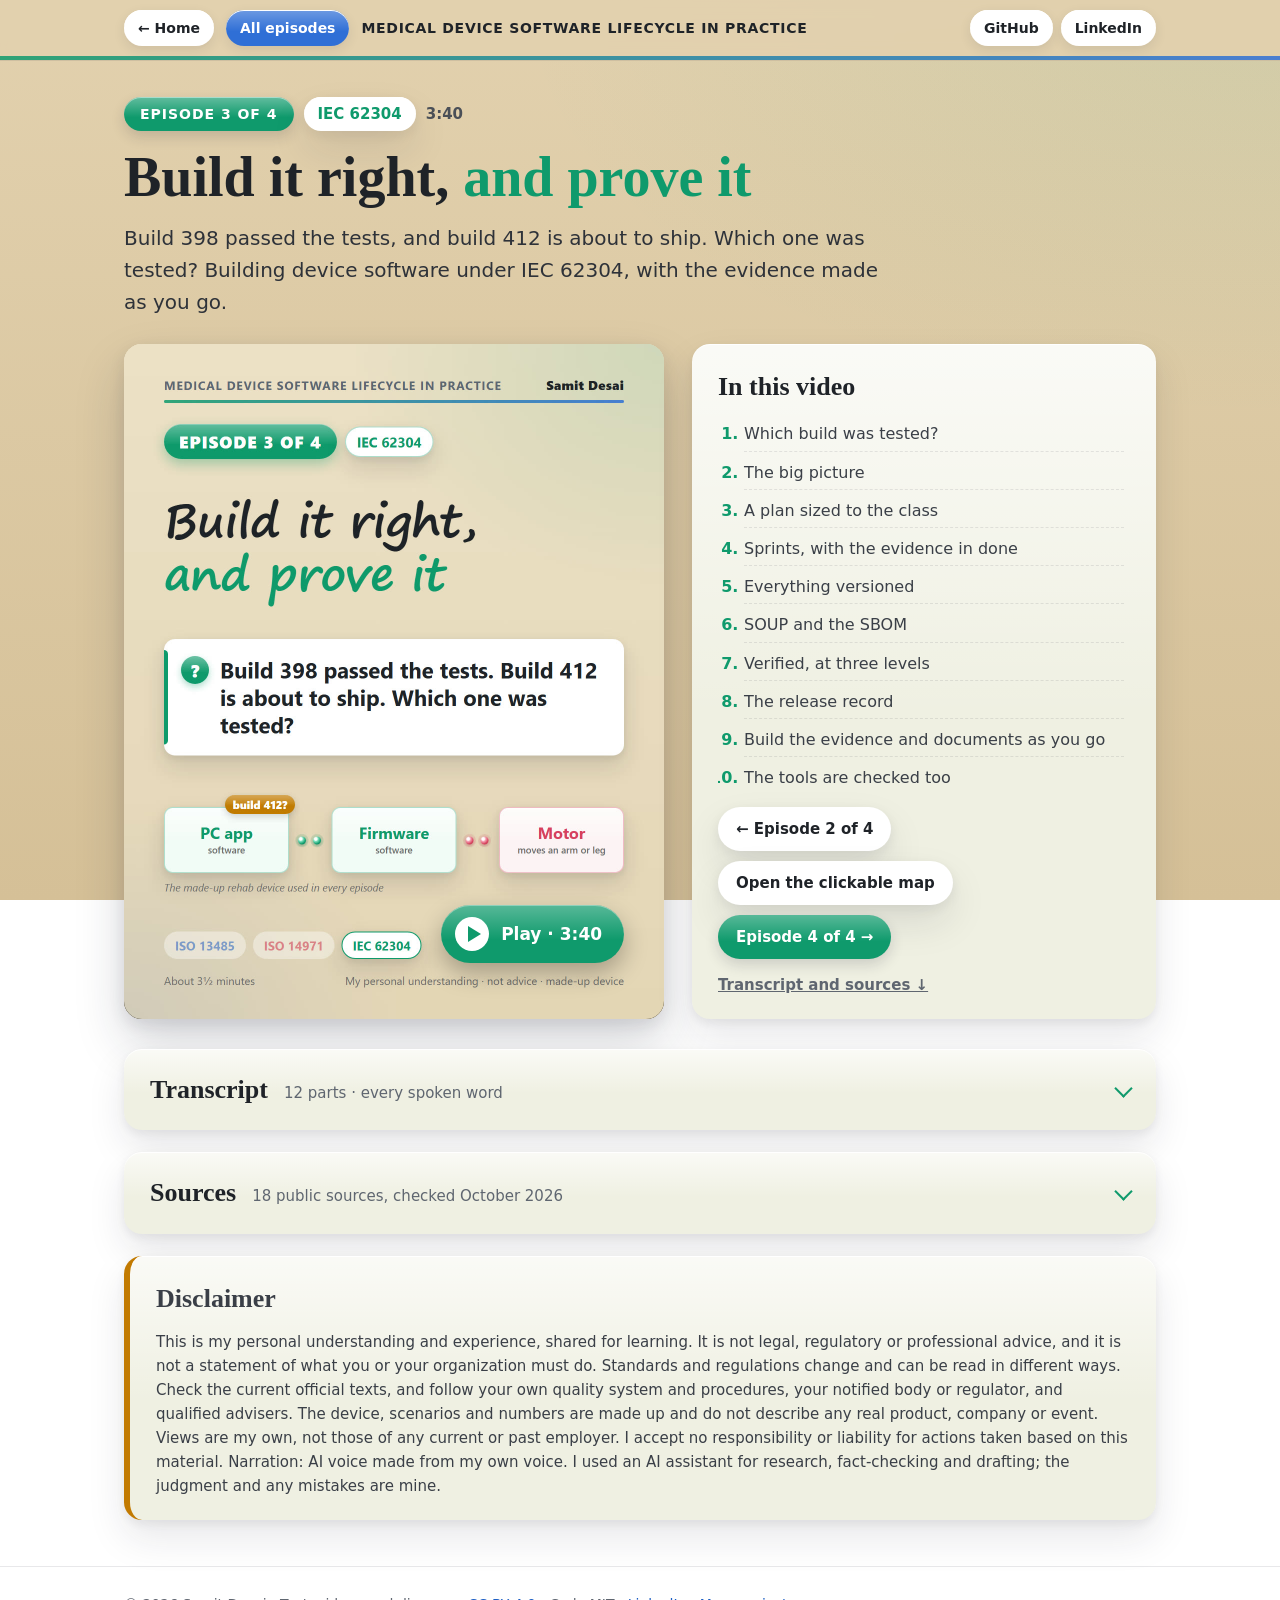
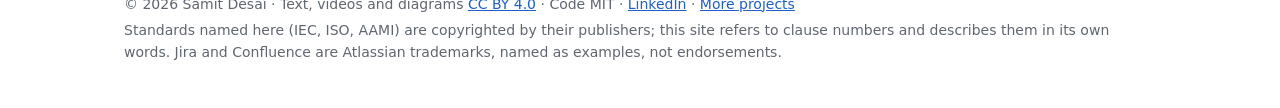
<file: meddevice-sdlc-series/03-build-it-right/index.html>
<!doctype html>
<html lang="en">
<head>
<meta charset="utf-8">
<meta name="viewport" content="width=device-width, initial-scale=1">
<title>Episode 3 of 4: Build it right, and prove it · Medical Device Software Lifecycle in Practice</title>
<meta name="description" content="Episode 3 of 4: Build it right, and prove it. Build 398 passed the tests, and build 412 is about to ship. Which one was tested? Building device software under IEC 62304, with the evidence made as you go.">
<meta name="author" content="Samit Desai">
<meta name="robots" content="noindex, nofollow">
<meta property="og:title" content="Episode 3 of 4: Build it right, and prove it · Medical Device Software Lifecycle in Practice">
<meta property="og:description" content="Episode 3 of 4: Build it right, and prove it. Build 398 passed the tests, and build 412 is about to ship. Which one was tested? Building device software under IEC 62304, with the evidence made as you go.">
<link rel="stylesheet" href="../assets/site.css?v=1792285297">
<script src="../assets/player.js?v=1792285297" defer></script>
</head>
<body>
<header class="bar"><div class="wrap"><a class="nb" href="https://samit-desai.github.io/">← Home</a><a class="nb ep-all" href="../#episodes">All episodes</a><a class="home" href="../">Medical Device Software Lifecycle in Practice</a>
<nav class="links"><a class="nb" href="https://github.com/Samit-Desai">GitHub</a><a class="nb" href="https://www.linkedin.com/in/samit-desai-62868420">LinkedIn</a></nav></div></header>
<main class="wrap" style="--hue: #0f9a6c">
<div class="tags"><span class="badge">Episode 3 of 4</span><span class="pill">IEC 62304</span><span class="len">3:40</span></div>
<h1>Build it right, <em>and prove it</em></h1>
<p class="lead">Build 398 passed the tests, and build 412 is about to ship. Which one was tested? Building device software under IEC 62304, with the evidence made as you go.</p>
<div class="watch">
<div class="player">
  <video controls playsinline preload="metadata" poster="poster.jpg">
    <source src="episode3.mp4" type="video/mp4">
    Your browser can't play this video. <a href="episode3.mp4">Download it (MP4)</a>.
  </video>
  <button class="cover" type="button" aria-label="Play Episode 3 of 4: Build it right, and prove it">
    <img src="poster.jpg" alt="Cover: Episode 3 of 4: Build it right, and prove it" width="1080" height="1350">
    <span class="play" aria-hidden="true"><i></i><span><span class="pl">Play</span> · 3:40</span></span>
  </button>
</div>
<aside class="card side">
  <h2>In this video</h2>
  <ol class="chap"><li>Which build was tested?</li><li>The big picture</li><li>A plan sized to the class</li><li>Sprints, with the evidence in done</li><li>Everything versioned</li><li>SOUP and the SBOM</li><li>Verified, at three levels</li><li>The release record</li><li>Build the evidence and documents as you go</li><li>The tools are checked too</li><li>Into the field</li></ol>
  <nav class="nav"><a class="btn ghost" href="../02-one-hazard/">← Episode 2 of 4</a><a class="btn ghost" href="../00-the-map/interactive.html">Open the clickable map</a><a class="btn" href="../04-when-something-goes-wrong/">Episode 4 of 4 →</a></nav>
  <a class="jump" href="#transcript">Transcript and sources ↓</a>
</aside>
</div>
<details class="card fold" id="transcript"><summary><h2>Transcript</h2><span class="sum">12 parts · every spoken word</span></summary><div class="fold-body">
<p class="note">Every example uses one made-up device: a motorized rehab device in which a PC app sends settings to controller firmware that drives a motor moving a patient&#x27;s arm or leg. Every number, ID and version in the story is made up.</p>
<p><b>Which build was tested?.</b> It&#x27;s release day for the made-up rehab device. The test report says build 398 passed, but the build about to go out is 412. Which one was actually tested? This is Episode 3: build it right, and prove it.</p>
<p><b>The big picture.</b> Here&#x27;s the one-page picture from Episode 1. The quality system holds everything, and risk management runs through every step. This episode lifts out the development flow: building the software, and showing it was built right.</p>
<p><b>A plan sized to the class.</b> It starts with a plan, sized to the software safety class. Every class needs requirements, code, system tests and a release record. Class B adds an architecture, unit verification and integration testing. Class C adds a detailed design for every unit. In this story, the app and firmware are class B, a made-up rating.</p>
<p><b>Sprints, with the evidence in done.</b> IEC 62304 doesn&#x27;t prescribe a life cycle model, and this team works in sprints. AAMI TIR45 describes how agile practices fit. I think sprints work best when &quot;done&quot; includes the evidence: a story isn&#x27;t done until its code, tests, updated requirement, risk check and review are recorded.</p>
<p><b>Everything versioned.</b> Configuration management gives each controlled item an ID and a version: the code, requirements, tests, libraries, even the build tools. Once an item is under control, it changes only through an approved change request. So the team can say exactly what went into any release, and rebuild it.</p>
<p><b>SOUP and the SBOM.</b> The app uses an open-source library for PDF reports. In IEC 62304, that&#x27;s SOUP, software of unknown provenance: off-the-shelf software not developed for this device, or software without adequate development records. The team lists it in the SOUP list and the SBOM, the software bill of materials, and watches it for newly known problems. In the US, a cyber device&#x27;s premarket submission must include an SBOM.</p>
<p><b>Verified, at three levels.</b> For class B, verification happens at three levels. Unit tests check each piece, integration tests check the parts together, and system tests check the whole software against its requirements. Every result names the exact build it ran on. The trace report is built from those results, linking each requirement to tests that passed on that build.</p>
<p><b>The release record.</b> The software release record names the exact build and lists the known bugs it ships with, called residual anomalies, each checked for risk. The software, its items and documents are archived. Because every result names its build, the near-miss is caught here: the tests name 398, but the release names 412. So build 412 is tested before anything ships. In my view, a test result is evidence only for the build it names.</p>
<p><b>Build the evidence and documents as you go.</b> In my experience, it&#x27;s easier to build the evidence and documents as you go. A CI pipeline is one way to do it, though IEC 62304 doesn&#x27;t require one. It builds each version, runs the tests and ties each result to that build. It regenerates the SBOM, checks the SOUP list, and flags newly known vulnerabilities for a person to assess. AI drafts from those facts, and a named person reviews and signs.</p>
<p><b>The tools are checked too.</b> One key guardrail: tools that create quality records are validated for their intended use, in proportion to the risk. That&#x27;s in ISO 13485, and FDA&#x27;s Computer Software Assurance guidance describes a risk-based way to do it.</p>
<p><b>Into the field.</b> The software ships. Months later, a report comes in from the field. That&#x27;s where Episode 4 begins.</p>
<p><b>End card.</b> Medical Device Software Lifecycle in Practice. Next: when something goes wrong.</p>
</div></details>

<details class="card fold" id="sources"><summary><h2>Sources</h2><span class="sum">18 public sources, checked October 2026</span></summary><div class="fold-body">
<ul>
<li>IEC 62304 Ed. 1.1 (2015-06-26), common framework, validation and final release out of scope: <a href="https://webstore.iec.ch/en/publication/22794">https://webstore.iec.ch/en/publication/22794</a>
</li>
<li>IEC's free preview (Introduction: no life cycle model prescribed, no document names or formats prescribed; 1.4 compliance by software safety class; Figure 1: activities 5.1–5.8 with unit, integration and system testing; contents for 5.7, 5.8, 8.1): <a href="https://assets.vde-verlag.de/iec-normen/preview-pdf/info_iec62304%7Bed1.1%7Db.pdf">https://assets.vde-verlag.de/iec-normen/preview-pdf/info_iec62304%7Bed1.1%7Db.pdf</a>
</li>
<li>Open book chapter quoting IEC 62304 clause by clause, with class tables (SOUP definition; 5.3–5.6 class tables; 5.7.4 traceability; 5.7.5 "the version of software tested"; 5.8.1–5.8.8 release tasks and archive; 6.1 SOUP upgrades, patches and obsolescence; 7.1.3; 8.1.1, 8.1.2; 8.2.1 approved change requests): Marques et al., <i>Fundamentals of IEC 62304 with an Agile Software Development Model</i>, SBCAS 2021, ch. 3: <a href="https://books-sol.sbc.org.br/index.php/sbc/catalog/download/77/330/586?inline=1">https://books-sol.sbc.org.br/index.php/sbc/catalog/download/77/330/586?inline=1</a>
</li>
<li>What each class requires (A: requirements, release, system tests since Amendment 1; B adds architecture and verification 5.5–5.7; C adds detailed design): <a href="https://blog.johner-institute.com/iec-62304-medical-software/safety-class-iec-62304/">https://blog.johner-institute.com/iec-62304-medical-software/safety-class-iec-62304/</a>
</li>
<li>FDA recognizes IEC 62304 (13-79, complete standard): <a href="https://www.accessdata.fda.gov/scripts/cdrh/cfdocs/cfStandards/detail.cfm?standard__identification_no=38829">https://www.accessdata.fda.gov/scripts/cdrh/cfdocs/cfStandards/detail.cfm?standard__identification_no=38829</a>
</li>
<li>FDA recognizes AAMI TIR45:2023 (13-143, May 26, 2025, complete standard): <a href="https://www.accessdata.fda.gov/scripts/cdrh/cfdocs/cfStandards/detail.cfm?standard__identification_no=46295">https://www.accessdata.fda.gov/scripts/cdrh/cfdocs/cfStandards/detail.cfm?standard__identification_no=46295</a>
</li>
<li>TIR45 layers and Definition of Done including documentation (secondary): <a href="https://blog.johner-institute.com/iec-62304-medical-software/tir-45-agile-software-development/">https://blog.johner-institute.com/iec-62304-medical-software/tir-45-agile-software-development/</a> · <a href="https://medicaldevicehq.com/articles/agile-deveopment-practices-ready-done/">https://medicaldevicehq.com/articles/agile-deveopment-practices-ready-done/</a>
</li>
<li>FDA premarket software guidance (June 2023): no life cycle model recommended (waterfall, spiral, Agile as examples); documentation created retrospectively "could raise concerns": <a href="https://www.fda.gov/media/153781/download">https://www.fda.gov/media/153781/download</a>
</li>
<li>Configuration management: items under version control incl. SOUP and build scripts, control before verification, approval of changes (secondary): <a href="https://blog.johner-institute.com/iec-62304-medical-software/configuration-management/">https://blog.johner-institute.com/iec-62304-medical-software/configuration-management/</a>
</li>
<li>SOUP definition and the 2015 note (secondary): <a href="https://blog.johner-institute.com/iec-62304-medical-software/off-the-shelf-software-ots-versus-soup/">https://blog.johner-institute.com/iec-62304-medical-software/off-the-shelf-software-ots-versus-soup/</a> · open-source software as SOUP, monitored for new anomalies and vulnerabilities (secondary): <a href="https://meddeviceguide.com/blog/soup-software-unknown-provenance-iec-62304-guide">https://meddeviceguide.com/blog/soup-software-unknown-provenance-iec-62304-guide</a>
</li>
<li>FD&amp;C Act §524B (21 U.S.C. 360n-2): (b)(1) postmarket vulnerability plan, (b)(3) SBOM incl. commercial, open-source and off-the-shelf, (c) cyber device: <a href="https://www.law.cornell.edu/uscode/text/21/360n-2">https://www.law.cornell.edu/uscode/text/21/360n-2</a>
</li>
<li>§524B applies to submissions from March 29, 2023: <a href="https://www.fda.gov/medical-devices/digital-health-center-excellence/cybersecurity-medical-devices-frequently-asked-questions-faqs">https://www.fda.gov/medical-devices/digital-health-center-excellence/cybersecurity-medical-devices-frequently-asked-questions-faqs</a>
</li>
<li>FDA cybersecurity guidance (Feb 3, 2026): SBOM kept under configuration management and updated regularly; §524B(b)(3) SBOM section: <a href="https://www.fda.gov/media/119933/download">https://www.fda.gov/media/119933/download</a>
</li>
<li>ISO 13485:2016 4.1.6 wording (validation of QMS software, proportionate to risk; secondary): <a href="https://www.greenlight.guru/blog/software-validation-iso-13485-2016">https://www.greenlight.guru/blog/software-validation-iso-13485-2016</a>
</li>
<li>FDA CSA guidance (title, Feb 3, 2026, supersedes Sep 24, 2025; scope incl. software that maintains a quality record; AI/ML tools; risk-based): <a href="https://www.fda.gov/media/188844/download">https://www.fda.gov/media/188844/download</a>
</li>
<li>QMSR incorporates ISO 13485:2016, effective Feb 2, 2026: <a href="https://www.fda.gov/medical-devices/postmarket-requirements-devices/quality-management-system-regulation-qmsr">https://www.fda.gov/medical-devices/postmarket-requirements-devices/quality-management-system-regulation-qmsr</a>
</li>
<li>Team-NB 2025 sector survey press release (May 18, 2026; 41 notified bodies; 65% of MDR files missing half of the needed information): <a href="https://www.team-nb.org/wp-content/uploads/2026/05/Team-NB-MD-Sector-Survey-PressRelease-20260518.docx">https://www.team-nb.org/wp-content/uploads/2026/05/Team-NB-MD-Sector-Survey-PressRelease-20260518.docx</a>
</li>
<li>Black Duck OSSRA 2026 (vendor report; 98% of 947 codebases; 1,180 components per application on average): <a href="https://www.blackduck.com/resources/analyst-reports/open-source-security-risk-analysis.html">https://www.blackduck.com/resources/analyst-reports/open-source-security-risk-analysis.html</a>
</li></ul><p class="note">IEC 62304, ISO 14971 and ISO 13485 are paid documents, and this series doesn&#x27;t reproduce them. Where only a clause title is public, the point is stated in my own words with the clause number, and checked against public sources like the ones above.</p>
</div></details>
<section class="card disclaimer"><h2>Disclaimer</h2><p>This is my personal understanding and experience, shared for learning. It is not legal, regulatory or professional advice, and it is not a statement of what you or your organization must do. Standards and regulations change and can be read in different ways. Check the current official texts, and follow your own quality system and procedures, your notified body or regulator, and qualified advisers. The device, scenarios and numbers are made up and do not describe any real product, company or event. Views are my own, not those of any current or past employer. I accept no responsibility or liability for actions taken based on this material. Narration: AI voice made from my own voice. I used an AI assistant for research, fact-checking and drafting; the judgment and any mistakes are mine.</p></section>
</main>
<footer><div class="wrap">
<p>© 2026 Samit Desai · Text, videos and diagrams <a href="https://creativecommons.org/licenses/by/4.0/">CC BY 4.0</a> · Code MIT ·
<a href="https://www.linkedin.com/in/samit-desai-62868420">LinkedIn</a> · <a href="https://samit-desai.github.io/">More projects</a></p>
<p>Standards named here (IEC, ISO, AAMI) are copyrighted by their publishers; this site refers to clause numbers and
describes them in its own words. Jira and Confluence are Atlassian trademarks, named as examples, not endorsements.</p>
</div></footer>
</body>
</html>
</file>
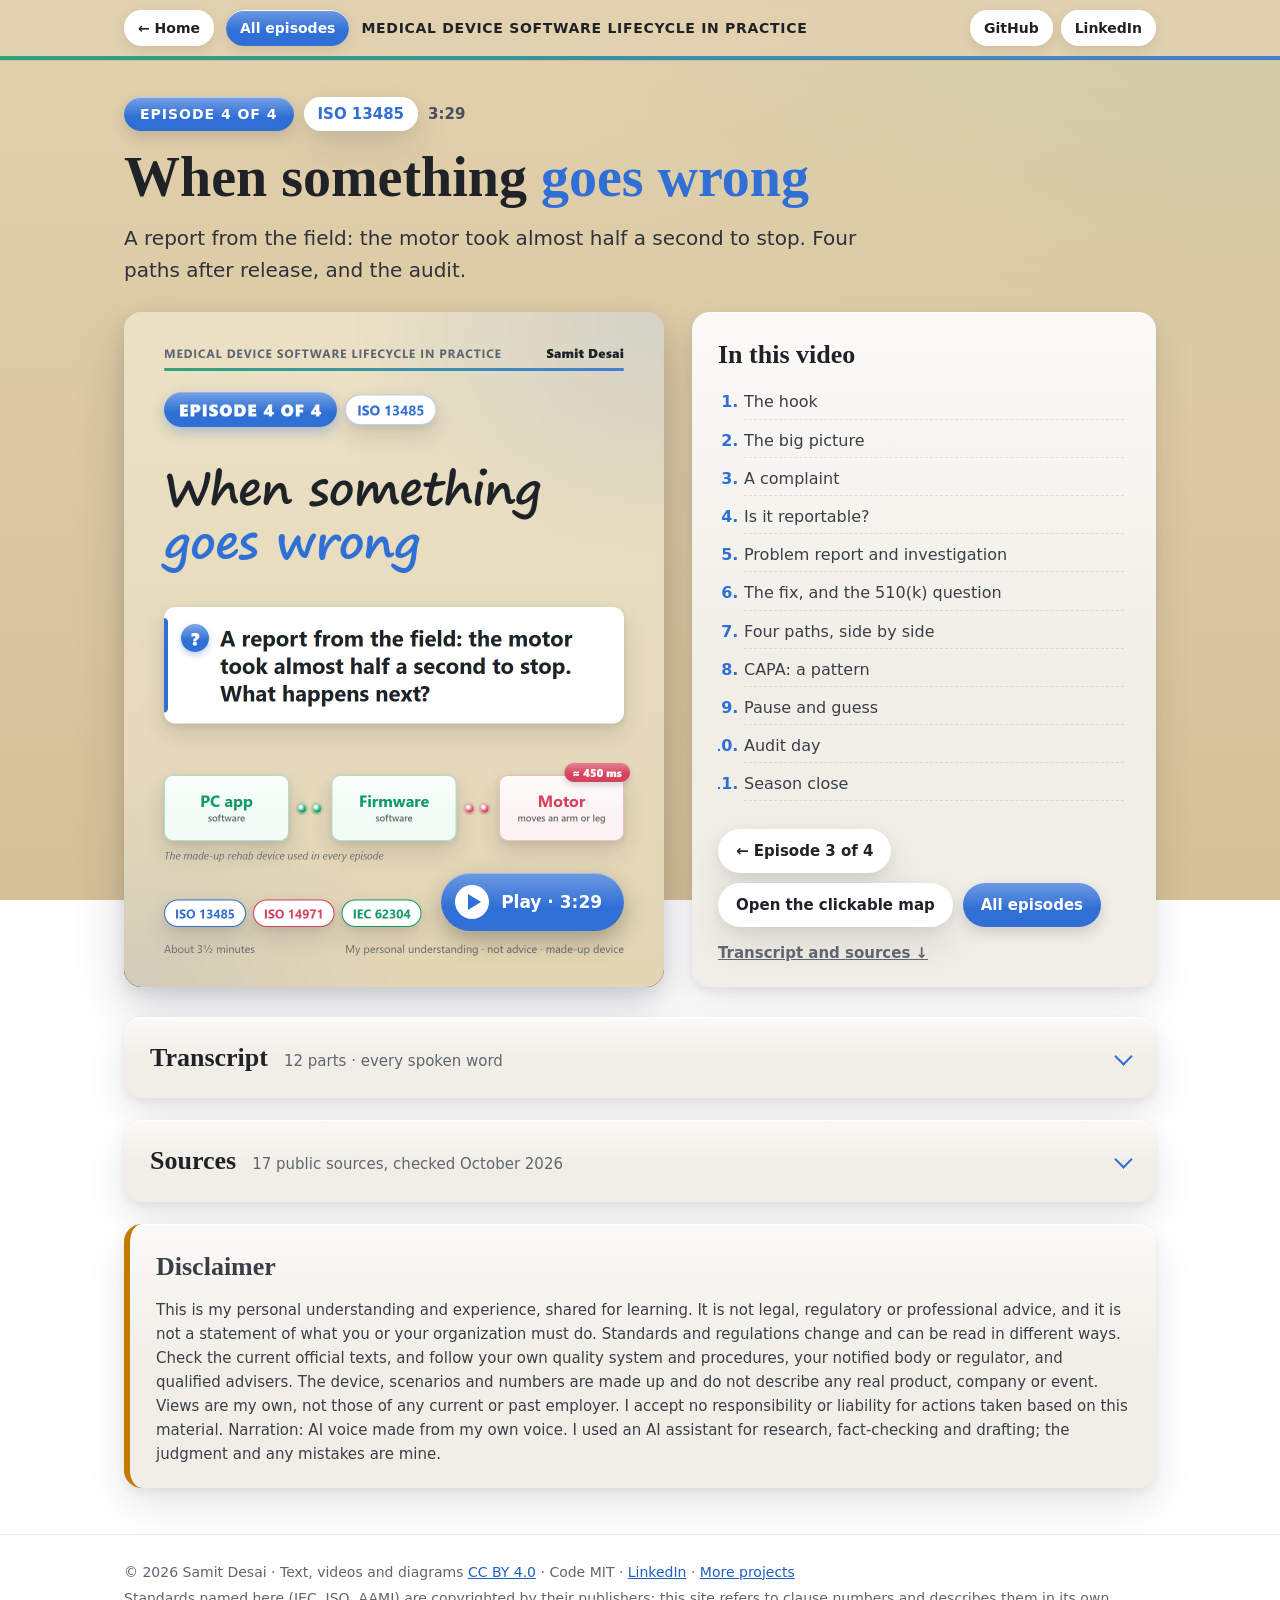
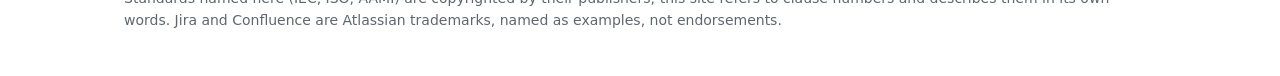
<file: meddevice-sdlc-series/04-when-something-goes-wrong/index.html>
<!doctype html>
<html lang="en">
<head>
<meta charset="utf-8">
<meta name="viewport" content="width=device-width, initial-scale=1">
<title>Episode 4 of 4: When something goes wrong · Medical Device Software Lifecycle in Practice</title>
<meta name="description" content="Episode 4 of 4: When something goes wrong. A report from the field: the motor took almost half a second to stop. Four paths after release, and the audit.">
<meta name="author" content="Samit Desai">
<meta name="robots" content="noindex, nofollow">
<meta property="og:title" content="Episode 4 of 4: When something goes wrong · Medical Device Software Lifecycle in Practice">
<meta property="og:description" content="Episode 4 of 4: When something goes wrong. A report from the field: the motor took almost half a second to stop. Four paths after release, and the audit.">
<link rel="stylesheet" href="../assets/site.css?v=1792285297">
<script src="../assets/player.js?v=1792285297" defer></script>
</head>
<body>
<header class="bar"><div class="wrap"><a class="nb" href="https://samit-desai.github.io/">← Home</a><a class="nb ep-all" href="../#episodes">All episodes</a><a class="home" href="../">Medical Device Software Lifecycle in Practice</a>
<nav class="links"><a class="nb" href="https://github.com/Samit-Desai">GitHub</a><a class="nb" href="https://www.linkedin.com/in/samit-desai-62868420">LinkedIn</a></nav></div></header>
<main class="wrap" style="--hue: #2f6fd6">
<div class="tags"><span class="badge">Episode 4 of 4</span><span class="pill">ISO 13485</span><span class="len">3:29</span></div>
<h1>When something <em>goes wrong</em></h1>
<p class="lead">A report from the field: the motor took almost half a second to stop. Four paths after release, and the audit.</p>
<div class="watch">
<div class="player">
  <video controls playsinline preload="metadata" poster="poster.jpg">
    <source src="episode4.mp4" type="video/mp4">
    Your browser can't play this video. <a href="episode4.mp4">Download it (MP4)</a>.
  </video>
  <button class="cover" type="button" aria-label="Play Episode 4 of 4: When something goes wrong">
    <img src="poster.jpg" alt="Cover: Episode 4 of 4: When something goes wrong" width="1080" height="1350">
    <span class="play" aria-hidden="true"><i></i><span><span class="pl">Play</span> · 3:29</span></span>
  </button>
</div>
<aside class="card side">
  <h2>In this video</h2>
  <ol class="chap"><li>The hook</li><li>The big picture</li><li>A complaint</li><li>Is it reportable?</li><li>Problem report and investigation</li><li>The fix, and the 510(k) question</li><li>Four paths, side by side</li><li>CAPA: a pattern</li><li>Pause and guess</li><li>Audit day</li><li>Season close</li></ol>
  <nav class="nav"><a class="btn ghost" href="../03-build-it-right/">← Episode 3 of 4</a><a class="btn ghost" href="../00-the-map/interactive.html">Open the clickable map</a><a class="btn" href="../">All episodes</a></nav>
  <a class="jump" href="#transcript">Transcript and sources ↓</a>
</aside>
</div>
<details class="card fold" id="transcript"><summary><h2>Transcript</h2><span class="sum">12 parts · every spoken word</span></summary><div class="fold-body">
<p class="note">Every example uses one made-up device: a motorized rehab device in which a PC app sends settings to controller firmware that drives a motor moving a patient&#x27;s arm or leg. Every number, ID and version in the story is made up.</p>
<p><b>The hook.</b> A therapist reports that the app stopped responding, and the motor took almost half a second to stop. In this made-up story, nobody was hurt, but the requirement says 300 milliseconds. What happens next? This is Episode 4: when something goes wrong, four paths, and the audit.</p>
<p><b>The big picture.</b> Here&#x27;s the one-page picture from Episode 1 again. Each flow on it ends in the same place: in the field, after release. That&#x27;s where complaints, fixes, CAPA and audits come together, and it&#x27;s the part this episode zooms into.</p>
<p><b>A complaint.</b> The therapist&#x27;s report is logged as a complaint. ISO 13485 expects each complaint to be recorded and evaluated, and if one isn&#x27;t investigated, the reason is written down. Here, a safety stop missed its requirement, so the team investigates.</p>
<p><b>Is it reportable?.</b> Then a question with a deadline: does the regulator need to know? If the problem could seriously hurt someone if it happened again, it usually has to be reported, within days or weeks, depending on the country and the event. The team decides, and writes down why.</p>
<p><b>Problem report and investigation.</b> On the software side, IEC 62304 asks for a problem report. The team investigates the cause, checks what it means for safety, and updates the risk file. The logs show a clue: the slow stop came soon after the PC woke from sleep.</p>
<p><b>The fix, and the 510(k) question.</b> The fix starts as a change request, approved before anyone changes the code. Then the team verifies the change, repeating any verification the change invalidated. The made-up device is cleared through a 510(k), so the team also asks: does this change need a new 510(k), or a documented decision? FDA&#x27;s 2017 software-change guidance helps answer that, and either way, the reasoning is written down.</p>
<p><b>Four paths, side by side.</b> So far, two paths have run: problem resolution and change control. Two more come from ISO 13485. A nonconformance report, or NCR, records product that missed a requirement. And CAPA, corrective and preventive action, goes after the cause. In my experience, it&#x27;s for patterns, recurrence and serious problems, so not every bug is a CAPA. The four paths are separate, but linked.</p>
<p><b>CAPA: a pattern.</b> Here&#x27;s a pattern: three clinics report the same slow stop, always after the PC wakes from sleep, so the team opens a CAPA. The root cause goes deeper than the code: the requirements never covered the heartbeat during PC sleep, and no review asked. So the team fixes the process: power states join the requirements checklist and the tests, and other features are checked for the same gap. Months later, an effectiveness check finds no slow stops came back.</p>
<p><b>Pause and guess.</b> Pause and guess: which path does each one take? A planned larger-text change is change control. One motor batch failing inspection is an NCR. The same failure in five batches is a pattern: an NCR for each, plus a CAPA.</p>
<p><b>Audit day.</b> Then comes audit day. An auditor picks this one complaint and follows the trail, record by record, from the complaint to the CAPA&#x27;s effectiveness check. Here, each record points to the next. In my experience, a break in that trail is where findings tend to start.</p>
<p><b>Season close.</b> This season started with chaos: FDA, MDR, ISO, CAPA, SOUP. I hope it now looks more like a map, where every rule answers a question and has its place. That&#x27;s how I make sense of it. Thanks for following along.</p>
<p><b>End card.</b> Medical Device Software Lifecycle in Practice. That&#x27;s the season.</p>
</div></details>

<details class="card fold" id="sources"><summary><h2>Sources</h2><span class="sum">17 public sources, checked October 2026</span></summary><div class="fold-body">
<ul>
<li>FDA, mandatory reporting for manufacturers (30 calendar days, 5 work days, the malfunction trigger; content current 27 Mar 2025): <a href="https://www.fda.gov/medical-devices/postmarket-requirements-devices/mandatory-reporting-requirements-manufacturers-importers-and-device-user-facilities">https://www.fda.gov/medical-devices/postmarket-requirements-devices/mandatory-reporting-requirements-manufacturers-importers-and-device-user-facilities</a>
</li>
<li>21 CFR 803.50 (30 calendar days; malfunction "if the malfunction were to recur"): <a href="https://www.law.cornell.edu/cfr/text/21/803.50">https://www.law.cornell.edu/cfr/text/21/803.50</a>
</li>
<li>21 CFR 803.53 (5-day reports): <a href="https://www.law.cornell.edu/cfr/text/21/803.53">https://www.law.cornell.edu/cfr/text/21/803.53</a>
</li>
<li>21 CFR 803.18 (MDR event files keep the reportability deliberations and decision): <a href="https://www.law.cornell.edu/cfr/text/21/803.18">https://www.law.cornell.edu/cfr/text/21/803.18</a>
</li>
<li>21 CFR 806.10 (corrections and removals, 10 working days): <a href="https://www.law.cornell.edu/cfr/text/21/806.10">https://www.law.cornell.edu/cfr/text/21/806.10</a>
</li>
<li>EU vigilance: MDCG 2023-3 Rev.2 (15 / 2 / 10 calendar days from awareness; "might have led or might lead"): <a href="https://health.ec.europa.eu/document/download/af1433fd-ed64-4c53-abc7-612a7f16f976_en?filename=mdcg_2023-3_en.pdf">https://health.ec.europa.eu/document/download/af1433fd-ed64-4c53-abc7-612a7f16f976_en?filename=mdcg_2023-3_en.pdf</a>
</li>
<li>FDA Compliance Program 7382.850 (QMSR inspections; lists ISO 13485 7.3.9, 8.2.2–8.2.4, 8.3, 8.5.2, 8.5.3 by title): <a href="https://www.fda.gov/media/80195/download">https://www.fda.gov/media/80195/download</a>
</li>
<li>FDA 2017 software-change guidance, page (final, Oct 2017): <a href="https://www.fda.gov/regulatory-information/search-fda-guidance-documents/deciding-when-submit-510k-software-change-existing-device">https://www.fda.gov/regulatory-information/search-fda-guidance-documents/deciding-when-submit-510k-software-change-existing-device</a> · PDF (issued 25 Oct 2017; questions 1–4 on pp. 11–13; scope excludes PMA and 510(k)-exempt devices; documentation of changes): <a href="https://www.fda.gov/media/99785/download">https://www.fda.gov/media/99785/download</a>
</li>
<li>QMSR page (ISO 13485:2016 incorporated by reference, effective 2 Feb 2026): <a href="https://www.fda.gov/medical-devices/postmarket-requirements-devices/quality-management-system-regulation-qmsr">https://www.fda.gov/medical-devices/postmarket-requirements-devices/quality-management-system-regulation-qmsr</a>
</li>
<li>QMSR final rule with preamble (8.2.2 and 820.35(a): a complaint not investigated needs a documented reason; CAPA "commensurate with the risks"; CAPA effectiveness verified): <a href="https://www.govinfo.gov/content/pkg/FR-2024-02-02/html/2024-01709.htm">https://www.govinfo.gov/content/pkg/FR-2024-02-02/html/2024-01709.htm</a>
</li>
<li>21 CFR 820.35 (complaint records "in addition to Clause 8.2.2"): <a href="https://www.law.cornell.edu/cfr/text/21/820.35">https://www.law.cornell.edu/cfr/text/21/820.35</a>
</li>
<li>ISO 13485 clause titles 7.3.9, 8.2.4, 8.3, 8.5.2, 8.5.3 (Greenlight Guru comparison table): <a href="https://www.greenlight.guru/hubfs/Blog-Giveaways/ISO-13485-2016_vs_FDA-21-CRF-Part-820.pdf">https://www.greenlight.guru/hubfs/Blog-Giveaways/ISO-13485-2016_vs_FDA-21-CRF-Part-820.pdf</a>
</li>
<li>ISO 13485 8.2.2, 8.2.3 and 8.2.4 summary (Advisera): <a href="https://advisera.com/13485academy/blog/2018/09/20/how-to-comply-with-section-8-2-monitoring-and-measurement-in-iso-134852018/">https://advisera.com/13485academy/blog/2018/09/20/how-to-comply-with-section-8-2-monitoring-and-measurement-in-iso-134852018/</a>
</li>
<li>ISO 13485 8.3.3, nonconforming product after delivery (Advisera): <a href="https://advisera.com/13485academy/blog/2017/04/11/iso-134852016-nonconforming-product-how-to-approach-the-post-delivery-actions/">https://advisera.com/13485academy/blog/2017/04/11/iso-134852016-nonconforming-product-how-to-approach-the-post-delivery-actions/</a>
</li>
<li>IEC 62304 clause titles 8.2 and 9.1–9.7 (IEC's free preview, contents): <a href="https://assets.vde-verlag.de/iec-normen/preview-pdf/info_iec62304%7Bed1.1%7Db.pdf">https://assets.vde-verlag.de/iec-normen/preview-pdf/info_iec62304%7Bed1.1%7Db.pdf</a>
</li>
<li>Changes to released software: approval first, regression testing, trends in problem reports (Johner Institute, secondary): <a href="https://blog.johner-institute.com/iec-62304-medical-software/software-maintenance-iec-62304-and-compliance-testing/">https://blog.johner-institute.com/iec-62304-medical-software/software-maintenance-iec-62304-and-compliance-testing/</a>
</li>
<li>What should trigger a CAPA (recurrence, serious harm, systemic issues; not every one-off; Greenlight Guru, 13 Oct 2026, vendor view): <a href="https://www.greenlight.guru/blog/what-should-really-trigger-a-capa">https://www.greenlight.guru/blog/what-should-really-trigger-a-capa</a>
</li></ul><p class="note">IEC 62304, ISO 14971 and ISO 13485 are paid documents, and this series doesn&#x27;t reproduce them. Where only a clause title is public, the point is stated in my own words with the clause number, and checked against public sources like the ones above.</p>
</div></details>
<section class="card disclaimer"><h2>Disclaimer</h2><p>This is my personal understanding and experience, shared for learning. It is not legal, regulatory or professional advice, and it is not a statement of what you or your organization must do. Standards and regulations change and can be read in different ways. Check the current official texts, and follow your own quality system and procedures, your notified body or regulator, and qualified advisers. The device, scenarios and numbers are made up and do not describe any real product, company or event. Views are my own, not those of any current or past employer. I accept no responsibility or liability for actions taken based on this material. Narration: AI voice made from my own voice. I used an AI assistant for research, fact-checking and drafting; the judgment and any mistakes are mine.</p></section>
</main>
<footer><div class="wrap">
<p>© 2026 Samit Desai · Text, videos and diagrams <a href="https://creativecommons.org/licenses/by/4.0/">CC BY 4.0</a> · Code MIT ·
<a href="https://www.linkedin.com/in/samit-desai-62868420">LinkedIn</a> · <a href="https://samit-desai.github.io/">More projects</a></p>
<p>Standards named here (IEC, ISO, AAMI) are copyrighted by their publishers; this site refers to clause numbers and
describes them in its own words. Jira and Confluence are Atlassian trademarks, named as examples, not endorsements.</p>
</div></footer>
</body>
</html>
</file>
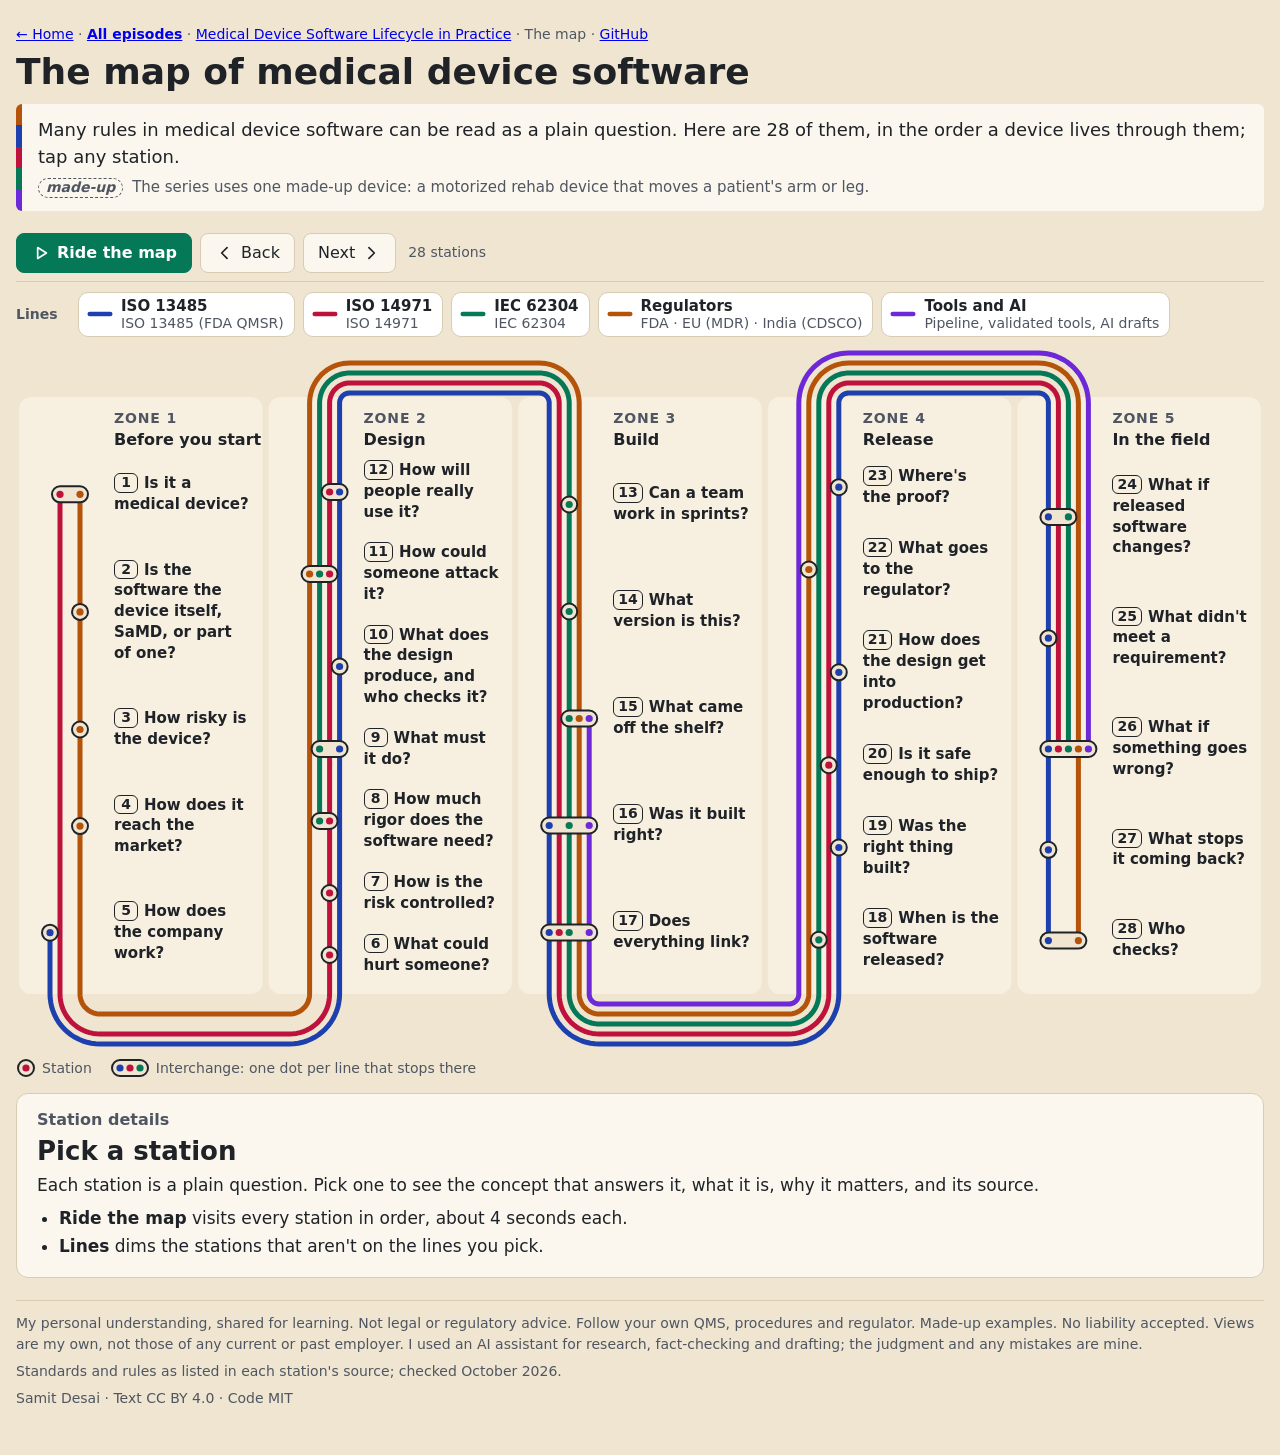
<file: meddevice-sdlc-series/00-the-map/interactive.html>
<!doctype html>
<html lang="en">
<head>
<meta charset="utf-8">
<meta name="viewport" content="width=device-width, initial-scale=1">
<title>Medical Device Software Map</title>
<meta name="description" content="Interactive transit map of the medical device software life cycle: 28 common rules as plain questions, on five lines (regulators, ISO 13485, ISO 14971, IEC 62304, tools and AI) across five zones.">
<script>
  (function () {
    var t = new URLSearchParams(location.search).get("theme");
    document.documentElement.setAttribute("data-theme", t === "dark" ? "dark" : "light");   // light by default, to match the series site
  })();
</script>
<style>
  :root {
    --bg: #efe5d0; --surface: #fbf7ee; --zone: #f7f0e1; --raise: #ffffff; --hl: #fffdf8;   /* warm cream, as in the videos */
    --text: #1f2328; --muted: #4f5662; --faint: #5f6670; --line: #d8ccb2;
    --focus: #2563eb; --link: #1d4ed8; --primary: #047857; --on-primary: #ffffff;
    --reg: #b45309; --reg-bg: #fef3c7; --qms: #1e40af; --qms-bg: #dbeafe; --risk: #be123c; --risk-bg: #ffe4e6;
    --sw: #047857; --sw-bg: #d1fae5; --ai: #6d28d9; --ai-bg: #ede9fe;
    --trip: #fde047; --trip-a: .85; --pulse: #eab308; --pulse-a: .9; --trip-bg: #fef9c3;
    --shadow: rgba(15, 23, 42, .16); --sheet-shadow: rgba(15, 23, 42, .28);
  }
  @media (prefers-color-scheme: dark) {
    :root:not([data-theme="light"]) {
      --bg: #0b1220; --surface: #111a2e; --zone: #121c31; --raise: #16213a; --hl: #1e293b;
      --text: #e2e8f0; --muted: #aab6c7; --faint: #8b98ab; --line: #334155;
      --focus: #60a5fa; --link: #93c5fd; --primary: #34d399; --on-primary: #0b1220;
      --reg: #fbbf24; --reg-bg: #3b2a0a; --qms: #93c5fd; --qms-bg: #172554; --risk: #fda4af; --risk-bg: #4c0519;
      --sw: #34d399; --sw-bg: #064e3b; --ai: #c4b5fd; --ai-bg: #2e1065;
      --trip: #facc15; --trip-a: .3; --pulse: #fde047; --pulse-a: .55; --trip-bg: #3a3108;
      --shadow: rgba(0, 0, 0, .5); --sheet-shadow: rgba(0, 0, 0, .6);
    }
  }
  :root[data-theme="dark"] {
    --bg: #0b1220; --surface: #111a2e; --zone: #121c31; --raise: #16213a; --hl: #1e293b;
    --text: #e2e8f0; --muted: #aab6c7; --faint: #8b98ab; --line: #334155;
    --focus: #60a5fa; --link: #93c5fd; --primary: #34d399; --on-primary: #0b1220;
    --reg: #fbbf24; --reg-bg: #3b2a0a; --qms: #93c5fd; --qms-bg: #172554; --risk: #fda4af; --risk-bg: #4c0519;
    --sw: #34d399; --sw-bg: #064e3b; --ai: #c4b5fd; --ai-bg: #2e1065;
    --trip: #facc15; --trip-a: .3; --pulse: #fde047; --pulse-a: .55; --trip-bg: #3a3108;
    --shadow: rgba(0, 0, 0, .5); --sheet-shadow: rgba(0, 0, 0, .6);
  }
  * { box-sizing: border-box; }
  [hidden] { display: none !important; }
  html { scroll-padding-top: calc(var(--bar-h, 56px) + 10px); scroll-padding-bottom: calc(var(--sheet-h, 0px) + 10px); }
  body { margin: 0; background: var(--bg); color: var(--text);
    font: 16px/1.5 "Segoe UI", system-ui, -apple-system, Helvetica, Arial, sans-serif; }
  main { max-width: 1280px; margin: 0 auto; padding: 24px 16px 40px; }
  button { font: inherit; cursor: pointer; }
  :focus-visible { outline: 3px solid var(--focus); outline-offset: 2px; }
  .ic { width: 20px; height: 20px; flex: none; fill: none; stroke: currentColor; stroke-width: 2; stroke-linecap: round; stroke-linejoin: round; }
  .ic.sm { width: 18px; height: 18px; }

  /* header */
  .label { color: var(--muted); font-size: 14px; margin: 0; }
  h1 { font-size: clamp(26px, 4vw, 36px); line-height: 1.15; margin: 6px 0 12px; }
  .intro { position: relative; background: var(--surface); padding: 12px 16px 12px 22px; border-radius: 6px; margin: 0 0 14px; }
  .intro::before { content: ""; position: absolute; left: 0; top: 0; bottom: 0; width: 6px; border-radius: 6px 0 0 6px;
    background: linear-gradient(var(--reg) 0 20%, var(--qms) 20% 40%, var(--risk) 40% 60%, var(--sw) 60% 80%, var(--ai) 80%); }
  .intro p { margin: 0; }
  .intro .lead { font-size: 18px; }
  .intro .note { margin-top: 6px; font-size: 15px; color: var(--muted); }
  .mu { display: inline-block; font-size: 14px; font-weight: 600; font-style: italic; line-height: 1.25; color: var(--muted);
    border: 1.5px dashed var(--muted); border-radius: 999px; padding: 0 7px; margin-right: 4px; white-space: nowrap; }

  /* ride bar (sticky) */
  .ridebar { position: sticky; top: 0; z-index: 30; display: flex; flex-wrap: wrap; align-items: center; gap: 8px;
    background: var(--bg); padding: 8px 0; margin: 0 0 10px; border-bottom: 1px solid var(--line); }
  .btn { display: inline-flex; align-items: center; gap: 6px; min-height: 40px; border: 1px solid var(--line); background: var(--surface);
    color: var(--text); border-radius: 8px; padding: 7px 14px; }
  .btn.primary { background: var(--primary); color: var(--on-primary); border-color: var(--primary); font-weight: 600; }
  .counter { color: var(--muted); font-size: 14px; margin-left: 4px; }
  .prog { position: absolute; left: 0; right: 0; bottom: -1px; height: 3px; background: transparent; }
  .prog > span { display: block; height: 100%; width: 0; background: var(--text); transition: width .4s ease; }

  /* lines and trips */
  .fgroup { display: flex; flex-wrap: wrap; align-items: center; gap: 8px 10px; margin: 0 0 10px; }
  .gl { font-size: 14px; font-weight: 700; color: var(--muted); min-width: 52px; }
  .chips, .trips { display: flex; flex-wrap: wrap; gap: 8px; }
  .chip { display: inline-flex; align-items: center; gap: 8px; text-align: left; border: 1.5px solid var(--line); background: var(--raise);
    color: var(--text); border-radius: 10px; padding: 4px 10px 4px 8px; min-height: 40px; }
  .chip .swatch { width: 26px; height: 10px; flex: none; fill: none; stroke: var(--c); stroke-width: 5; stroke-linecap: round; }
  .chip .ctx { display: flex; flex-direction: column; line-height: 1.2; }
  .chip .nm { font-weight: 700; font-size: 15px; }
  .chip .dt { font-size: 14px; color: var(--muted); }
  .chip .ck { display: none; color: var(--c); }
  .chip[aria-pressed="true"] { border-color: var(--c); background: var(--cbg); box-shadow: inset 0 0 0 1px var(--c); }
  .chip[aria-pressed="true"] .dt { color: var(--text); }
  .chip[aria-pressed="true"] .ck { display: block; }
  .linkbtn { border: 0; background: none; color: var(--link); text-decoration: underline; padding: 6px 4px; font-size: 15px; }
  .fstat { font-size: 14px; color: var(--muted); }
  .trip { display: inline-flex; align-items: center; gap: 6px; border: 1.5px solid var(--line); background: var(--raise); color: var(--text);
    border-radius: 999px; padding: 6px 14px 6px 10px; font-size: 15px; min-height: 40px; }
  .trip .ep { font-weight: 700; }
  .trip[aria-pressed="true"] { background: var(--trip-bg); border-color: var(--text); box-shadow: inset 0 0 0 1px var(--text); }

  .tripcard { display: flex; flex-wrap: wrap; align-items: center; gap: 8px 16px; border: 1.5px solid var(--text); background: var(--trip-bg);
    border-radius: 12px; padding: 10px 12px 10px 14px; margin: 0 0 12px; }
  .tc-h { margin: 0; font-weight: 700; display: flex; align-items: center; gap: 8px; }
  .route { display: flex; flex-wrap: wrap; align-items: center; gap: 4px; list-style: none; margin: 0; padding: 0; }
  .route li { display: flex; align-items: center; gap: 4px; }
  .route .to { width: 14px; height: 14px; color: var(--muted); }
  .route button { min-width: 36px; height: 34px; border-radius: 8px; border: 1.5px solid var(--text); background: var(--raise);
    color: var(--text); font-weight: 700; font-size: 14px; padding: 0 6px; }
  .tc-link { display: inline-flex; align-items: center; gap: 6px; color: var(--link); font-weight: 600; }
  .tc-x { margin-left: auto; }
  .iconbtn { display: inline-grid; place-items: center; width: 40px; height: 40px; border: 1px solid var(--line); background: var(--raise);
    color: var(--text); border-radius: 8px; padding: 0; }

  .mlegend { display: flex; flex-wrap: wrap; gap: 4px 18px; list-style: none; margin: 0 0 10px; padding: 0; font-size: 14px; color: var(--muted); }
  .mlegend li { display: inline-flex; align-items: center; gap: 6px; }
  .mlegend svg { flex: none; }
  .lg-mk { fill: var(--bg); stroke: var(--text); stroke-width: 2; }
  .lg-tb { fill: var(--text); }
  .lg-tbt { fill: var(--bg); font-size: 14px; font-weight: 700; }

  /* the map */
  .stage { margin: 0 0 22px; }
  .mapcol { display: flex; flex-direction: column; min-width: 0; }
  .map { position: relative; margin: 0 0 8px; }
  .mapcol .mlegend { margin: 0 0 14px; }
  @media (min-width: 1140px) { .s1 { display: none; } }
  .map svg { display: block; pointer-events: none; }
  .zbg { fill: var(--zone); }
  .zk { fill: var(--muted); font-size: 14px; font-weight: 700; letter-spacing: .06em; text-transform: uppercase; }
  .zn { fill: var(--text); font-size: 16px; font-weight: 700; }
  .trk { fill: none; stroke-width: 5; stroke-linecap: round; stroke-linejoin: round; transition: opacity .3s; }
  .trk.dim { opacity: .16; }
  .mk { transition: opacity .3s; }
  .mk rect { fill: var(--bg); stroke: var(--text); stroke-width: 2; }
  .mk.dim { opacity: .2; }
  .corr { fill: none; stroke: var(--trip); stroke-opacity: var(--trip-a); stroke-linecap: round; stroke-linejoin: round; }
  .pulse { fill: none; stroke: var(--pulse); stroke-opacity: var(--pulse-a); stroke-linecap: round; stroke-linejoin: round;
    stroke-dasharray: 22 978; animation: pulse 6s linear infinite; }
  @keyframes pulse { from { stroke-dashoffset: 1000; } to { stroke-dashoffset: 0; } }
  .tb rect { fill: var(--text); }
  .tb text { fill: var(--bg); font-size: 14px; font-weight: 700; text-anchor: middle; dominant-baseline: central; }
  .halo { fill: none; stroke: var(--text); stroke-width: 2.5; }

  .stations { position: absolute; inset: 0; margin: 0; padding: 0; list-style: none; }
  .stations li { position: absolute; }
  .st { position: absolute; inset: 0; width: 100%; display: flex; align-items: center; padding: 0 0 0 var(--lx, 72px); border: 0;
    background: transparent; color: var(--text); text-align: left; border-radius: 10px; }
  .st .lb { display: block; flex: none; width: var(--lw, 150px); padding: 4px 6px; border-radius: 8px; line-height: 1.3;
    transition: background-color .25s, color .25s, box-shadow .25s; }
  .st .sn { display: inline-block; min-width: 24px; margin-right: 6px; padding: 0 4px; border: 1.5px solid currentColor; border-radius: 6px;
    font-size: 14px; font-weight: 700; line-height: 1.25; text-align: center; vertical-align: 1px; }
  .st .sq { font-size: 15px; font-weight: 600; }
  .st:hover .sq { text-decoration: underline; }
  .st:hover .lb { background: var(--hl); }
  .st[aria-current="true"] .lb { background: var(--hl); box-shadow: 0 0 0 2px var(--text), 0 4px 12px var(--shadow); }
  .st[aria-current="true"] .sn { background: var(--text); color: var(--bg); border-color: var(--text); }
  .st.dim .lb { color: var(--faint); }
  .st:focus-visible { outline: 3px solid var(--focus); outline-offset: 0; }

  /* detail panel */
  .panel { background: var(--surface); border: 1px solid var(--line); border-radius: 12px; padding: 14px 20px 16px; font-size: 17px; }
  .p-top { display: flex; align-items: center; gap: 10px; }
  .eyebrow { margin: 0; flex: 1; font-size: 16px; font-weight: 600; color: var(--muted); }
  .p-x { display: none; }
  .panel h2 { margin: 4px 0 6px; font-size: 26px; line-height: 1.2; }
  .concept { display: inline-block; margin: 2px 0 6px; font-size: 18px; font-weight: 700; line-height: 1.3; padding: 3px 14px;
    border-radius: 999px; border: 1.5px solid var(--text); background: var(--raise); }
  .p-grid { display: grid; grid-template-columns: minmax(0, 1.5fr) minmax(0, 1fr); gap: 0 32px; }
  .panel h3 { margin: 12px 0 2px; font-size: 16px; color: var(--muted); }
  .panel p { margin: 0; }
  .ai { margin-top: 14px; border: 1.5px solid var(--ai); background: var(--ai-bg); border-radius: 10px; padding: 10px 12px; }
  .ai-h { display: flex; align-items: center; gap: 8px; font-weight: 700; font-size: 16px; margin-bottom: 2px !important; }
  .ai-h .ic { color: var(--ai); }
  .pchips { display: flex; flex-wrap: wrap; gap: 6px; list-style: none; margin: 4px 0 0; padding: 0; }
  .pchip { display: inline-flex; align-items: center; gap: 8px; font-size: 16px; line-height: 1.3; color: var(--c); background: var(--cbg);
    border: 1.5px solid var(--c); border-radius: 999px; padding: 2px 12px 2px 8px; }
  .pchip i { display: block; width: 18px; height: 5px; border-radius: 3px; background: var(--c); flex: none; }
  .src { display: flex; gap: 8px; align-items: flex-start; }
  .src .ic { margin-top: 3px; color: var(--muted); }
  .stories { list-style: none; margin: 4px 0 0; padding: 0; display: grid; gap: 4px; }
  .stories a { display: inline-flex; align-items: flex-start; gap: 8px; color: var(--link); font-weight: 600; }
  .stories .ic { margin-top: 3px; }
  .none { color: var(--muted); }
  .aid { display: flex; gap: 8px; align-items: flex-start; margin-top: 16px !important; padding-top: 10px; border-top: 1px solid var(--line);
    color: var(--muted); font-size: 16px; }
  .aid .ic { margin-top: 3px; }
  .p-empty ul { margin: 8px 0 0; padding-left: 22px; }
  .p-empty li { margin: 2px 0; }

  footer { font-size: 14px; color: var(--muted); border-top: 1px solid var(--line); padding-top: 12px; }
  footer p { margin: 0 0 6px; }

  /* mid widths: vertical map beside a sticky panel */
  @media (min-width: 760px) and (max-width: 1139px) {
    .stage { display: grid; grid-template-columns: minmax(300px, 1fr) minmax(320px, 1.15fr); gap: 20px; align-items: start; }
    .map { margin: 0; }
    .mapcol .mlegend { order: -1; margin: 0 0 10px; }
    .panel { position: sticky; top: calc(var(--bar-h, 56px) + 12px); max-height: calc(100vh - var(--bar-h, 56px) - 24px); overflow: auto; }
    .p-grid { grid-template-columns: minmax(0, 1fr); }
  }
  /* phones: vertical map, the panel becomes a bottom sheet */
  @media (max-width: 759px) {
    .map { margin: 0; }
    .mapcol .mlegend { order: -1; margin: 0 0 10px; }
    .intro .lead { font-size: 17px; }
    .btn { padding: 7px 11px; }
    .bl, .cw, .chip .dt, .trip .tt, .fstat { display: none; }
    .gl { min-width: 0; width: 100%; }
    .chip { padding: 4px 10px 4px 7px; gap: 6px; }
    .chip .swatch { width: 18px; }
    .trip { padding: 6px 12px 6px 9px; }
    .tc-x { margin-left: 0; }
    .panel { position: fixed; left: 0; right: 0; bottom: 0; z-index: 40; max-height: 60vh; overflow: auto; border-radius: 16px 16px 0 0;
      border-bottom: 0; padding: 8px 16px 18px; box-shadow: 0 -8px 24px var(--sheet-shadow);
      transform: translateY(105%); visibility: hidden; transition: transform .3s ease, visibility 0s linear .3s; }
    .panel.open { transform: none; visibility: visible; transition: transform .3s ease; }
    .panel::before { content: ""; display: block; width: 44px; height: 5px; border-radius: 3px; background: var(--line); margin: 0 auto 6px; }
    .p-x { display: inline-grid; }
    .panel h2 { font-size: 22px; }
    .p-grid { grid-template-columns: minmax(0, 1fr); }
    main { padding-bottom: calc(var(--sheet-h, 0px) + 40px); }
  }
  @media (prefers-reduced-motion: reduce) {
    *, *::before, *::after { transition: none !important; animation: none !important; scroll-behavior: auto !important; }
    .pulse { display: none; }
  }
</style>
</head>
<body>
<svg width="0" height="0" style="position:absolute" aria-hidden="true" focusable="false">
  <symbol id="i-play" viewBox="0 0 24 24"><path d="M8 5.5v13l10.5-6.5z"/></symbol>
  <symbol id="i-pause" viewBox="0 0 24 24"><path d="M9 5.5v13M15 5.5v13"/></symbol>
  <symbol id="i-replay" viewBox="0 0 24 24"><path d="M4.5 12a7.5 7.5 0 1 0 2.2-5.3"/><path d="M4.5 4.5v4.5H9"/></symbol>
  <symbol id="i-back" viewBox="0 0 24 24"><path d="M14.5 5.5L8 12l6.5 6.5"/></symbol>
  <symbol id="i-next" viewBox="0 0 24 24"><path d="M9.5 5.5L16 12l-6.5 6.5"/></symbol>
  <symbol id="i-close" viewBox="0 0 24 24"><path d="M6.5 6.5l11 11M17.5 6.5l-11 11"/></symbol>
  <symbol id="i-check" viewBox="0 0 24 24"><path d="M5 12.5l4.5 4.5L19 7.5"/></symbol>
  <symbol id="i-route" viewBox="0 0 24 24"><circle cx="6" cy="18" r="2.5"/><circle cx="18" cy="6" r="2.5"/><path d="M8.5 18H15a3 3 0 0 0 0-6H9a3 3 0 0 1 0-6h6.5"/></symbol>
  <symbol id="i-arrow" viewBox="0 0 24 24"><path d="M5 12h13M13 6.5l5.5 5.5-5.5 5.5"/></symbol>
  <symbol id="i-spark" viewBox="0 0 24 24"><path d="M12 3.5l1.9 5.6 5.6 1.9-5.6 1.9-1.9 5.6-1.9-5.6-5.6-1.9 5.6-1.9z"/><path d="M19 16v4M17 18h4"/></symbol>
  <symbol id="i-book" viewBox="0 0 24 24"><path d="M5 4.5h11a3 3 0 0 1 3 3v12.5H8a3 3 0 0 1-3-3z"/><path d="M5 17a3 3 0 0 1 3-3h11"/></symbol>
  <symbol id="i-info" viewBox="0 0 24 24"><circle cx="12" cy="12" r="8.5"/><path d="M12 11v5.5M12 7.8v.01"/></symbol>
</svg>
<main>
  <header>
    <p class="label"><a href="https://samit-desai.github.io/">← Home</a> · <a href="../#episodes"><b>All episodes</b></a> · <a href="../">Medical Device Software Lifecycle in Practice</a> · The map · <a href="https://github.com/Samit-Desai">GitHub</a></p>
    <h1>The map of medical device software</h1>
    <div class="intro">
      <p class="lead">Many rules in medical device software can be read as a plain question. Here are 28 of them, in the order a device lives through them; tap any station.</p>
      <p class="note"><span class="mu">made-up</span> The series uses one made-up device: a motorized rehab device that moves a patient's arm or leg.</p>
    </div>
  </header>

  <div class="ridebar" id="ridebar">
    <button class="btn primary" id="play" type="button"><svg class="ic" aria-hidden="true" focusable="false"><use id="play-ic" href="#i-play"/></svg><span id="play-tx">Ride the map</span></button>
    <button class="btn" id="prev" type="button" aria-label="Back: previous station"><svg class="ic" aria-hidden="true" focusable="false"><use href="#i-back"/></svg><span class="bl">Back</span></button>
    <button class="btn" id="next" type="button" aria-label="Next station"><span class="bl">Next</span><svg class="ic" aria-hidden="true" focusable="false"><use href="#i-next"/></svg></button>
    <span class="counter" id="counter"></span>
    <span class="prog" aria-hidden="true"><span id="prog"></span></span>
  </div>

  <div class="fgroup" role="group" aria-labelledby="g-lines">
    <span class="gl" id="g-lines">Lines</span>
    <div class="chips" id="chips"></div>
    <button class="linkbtn" id="clear" type="button" hidden>Show all</button>
    <span class="fstat" id="fstat" aria-live="polite"></span>
  </div>
  <div class="fgroup" role="group" aria-labelledby="g-trips">
    <span class="gl" id="g-trips">Story trips<span class="s1"> · Season 1</span></span>
    <div class="trips" id="trips"></div>
  </div>
  <div class="tripcard" id="tripcard" hidden>
    <p class="tc-h"><svg class="ic" aria-hidden="true" focusable="false"><use href="#i-route"/></svg><span id="tc-title"></span></p>
    <ol class="route" id="tc-route" aria-label="Stops in story order"></ol>
    <a class="tc-link" id="tc-link" href="./"><span id="tc-link-tx"></span><svg class="ic sm" aria-hidden="true" focusable="false"><use href="#i-arrow"/></svg></a>
    <button class="iconbtn tc-x" id="tc-x" type="button" aria-label="Clear the story trip"><svg class="ic" aria-hidden="true" focusable="false"><use href="#i-close"/></svg></button>
  </div>
  <p class="sr" id="trip-live" aria-live="polite" style="position:absolute;width:1px;height:1px;overflow:hidden;clip:rect(0 0 0 0);white-space:nowrap"></p>

  <div class="stage">
    <div class="mapcol">
      <div class="map" id="map" role="group">
        <svg id="msvg" aria-hidden="true" focusable="false"></svg>
        <ol class="stations" id="stations" aria-label="Stations in lifecycle order"></ol>
      </div>
      <ul class="mlegend" aria-label="How to read the map">
        <li><svg width="20" height="20" aria-hidden="true" focusable="false"><rect class="lg-mk" x="2" y="2" width="16" height="16" rx="8"/><circle cx="10" cy="10" r="3.6" style="fill:var(--risk)"/></svg>Station</li>
        <li><svg width="40" height="20" aria-hidden="true" focusable="false"><rect class="lg-mk" x="2" y="2" width="36" height="16" rx="8"/><circle cx="10" cy="10" r="3.6" style="fill:var(--qms)"/><circle cx="20" cy="10" r="3.6" style="fill:var(--risk)"/><circle cx="30" cy="10" r="3.6" style="fill:var(--sw)"/></svg>Interchange: one dot per line that stops there</li>
        <li><svg width="34" height="20" aria-hidden="true" focusable="false"><path d="M6 10h22" style="stroke:var(--trip);stroke-opacity:var(--trip-a);stroke-width:16;stroke-linecap:round"/><path d="M6 10h22" style="stroke:var(--muted);stroke-width:3;stroke-linecap:round"/></svg>Story trip route</li>
        <li><svg width="22" height="22" aria-hidden="true" focusable="false"><circle class="lg-tb" cx="11" cy="11" r="10.5"/><text class="lg-tbt" x="11" y="11" text-anchor="middle" dominant-baseline="central">1</text></svg>Stop order on a trip</li>
      </ul>
    </div>

    <section class="panel" id="panel" aria-live="polite" aria-label="Station details">
      <div class="p-top">
        <p class="eyebrow" id="p-eyebrow"></p>
        <button class="iconbtn p-x" id="p-x" type="button" aria-label="Close the details"><svg class="ic" aria-hidden="true" focusable="false"><use href="#i-close"/></svg></button>
      </div>
      <div class="p-empty" id="p-empty">
        <h2>Pick a station</h2>
        <p>Each station is a plain question. Pick one to see the concept that answers it, what it is, why it matters, and its source.</p>
        <ul>
          <li><b>Ride the map</b> visits every station in order, about 4 seconds each.</li>
          <li><b>Lines</b> dims the stations that aren't on the lines you pick.</li>
          <li><b>Story trips</b> show the route each Season 1 episode takes.</li>
        </ul>
      </div>
      <div id="p-body" hidden>
        <h2 id="p-q"></h2>
        <p class="concept" id="p-concept"></p>
        <div class="p-grid">
          <div>
            <h3>What it is</h3>
            <p id="p-what"></p>
            <h3>Why it matters</h3>
            <p id="p-why"></p>
            <div class="ai" id="p-ai">
              <p class="ai-h"><svg class="ic" aria-hidden="true" focusable="false"><use href="#i-spark"/></svg>Where AI can help (a person decides)</p>
              <p id="p-ai-t"></p>
            </div>
          </div>
          <div>
            <h3>On the lines</h3>
            <ul class="pchips" id="p-lines"></ul>
            <h3>Source</h3>
            <p class="src"><svg class="ic sm" aria-hidden="true" focusable="false"><use href="#i-book"/></svg><span id="p-src"></span></p>
            <h3>Appears in the stories:</h3>
            <ul class="stories" id="p-stories"></ul>
            <p class="none" id="p-none">Not in a story yet. Later in the series.</p>
          </div>
        </div>
        <p class="aid"><svg class="ic sm" aria-hidden="true" focusable="false"><use href="#i-info"/></svg><span>Learning aid, my personal understanding, not regulatory advice.</span></p>
      </div>
    </section>
  </div>

  <footer>
    <p>My personal understanding, shared for learning. Not legal or regulatory advice. Follow your own QMS, procedures and regulator. Made-up examples. No liability accepted. Views are my own, not those of any current or past employer. I used an AI assistant for research, fact-checking and drafting; the judgment and any mistakes are mine.</p>
    <p>Standards and rules as listed in each station's source; checked October 2026.</p>
    <p>Samit Desai · Text CC BY 4.0 · Code MIT</p>
  </footer>
</main>

<script id="stations-data" type="application/json">
{
 "lines": [
  {
   "id": "qms",
   "name": "ISO 13485",
   "detail": "ISO 13485 (FDA QMSR)",
   "color": "#3b82f6"
  },
  {
   "id": "risk",
   "name": "ISO 14971",
   "detail": "ISO 14971",
   "color": "#f43f5e"
  },
  {
   "id": "sw",
   "name": "IEC 62304",
   "detail": "IEC 62304",
   "color": "#10b981"
  },
  {
   "id": "reg",
   "name": "Regulators",
   "detail": "FDA · EU (MDR) · India (CDSCO)",
   "color": "#f59e0b"
  },
  {
   "id": "ai",
   "name": "Tools and AI",
   "detail": "Pipeline, validated tools, AI drafts",
   "color": "#8b5cf6"
  }
 ],
 "zones": [
  {
   "id": 1,
   "name": "Before you start"
  },
  {
   "id": 2,
   "name": "Design"
  },
  {
   "id": 3,
   "name": "Build"
  },
  {
   "id": 4,
   "name": "Release"
  },
  {
   "id": 5,
   "name": "In the field"
  }
 ],
 "stations": [
  {
   "n": 1,
   "zone": 1,
   "q": "Is it a medical device?",
   "concept": "Intended use",
   "what": "The medical purpose you claim usually decides whether software is a device; the law excludes some functions.",
   "why": "It decides whether the rest of this map applies.",
   "source": "FD&C Act §201(h)(1), §520(o); EU MDR Art. 2(1), 2(12); ISO 14971:2019, 5.2",
   "lines": [
    "reg",
    "risk"
   ],
   "stories": []
  },
  {
   "n": 2,
   "zone": 1,
   "q": "Is the software the device itself, SaMD, or part of one?",
   "concept": "SaMD, or part of a device",
   "what": "Software as a medical device (SaMD) does its medical job without being part of a hardware device, though it may connect to one. Software meant to drive a hardware device is not SaMD.",
   "why": "It changes which rules and guidance fit. In the made-up rehab device, the PC app and firmware drive the motor, so neither is SaMD; both are part of the device.",
   "source": "IMDRF SaMD N10 (2013)",
   "lines": [
    "reg"
   ],
   "stories": []
  },
  {
   "n": 3,
   "zone": 1,
   "q": "How risky is the device?",
   "concept": "Device class",
   "what": "The regulator's risk class for the whole device: FDA I–III, EU I, IIa, IIb, III, India A–D.",
   "why": "It shapes the route to market and how closely you're checked.",
   "source": "21 CFR 860.3; EU MDR Annex VIII; India Medical Devices Rules, 2017",
   "lines": [
    "reg"
   ],
   "stories": []
  },
  {
   "n": 4,
   "zone": 1,
   "q": "How does it reach the market?",
   "concept": "Route to market",
   "what": "US: usually a 510(k), De Novo or PMA (HDE for some rare-condition devices), unless exempt. EU: CE marking, with a notified body for class IIa and above and some class I. India: a license under the Medical Devices Rules, 2017; class A non-sterile, non-measuring devices only need registration.",
   "why": "The route sets how much evidence is needed and how long it takes.",
   "source": "FD&C Act §§510(k), 513(f)(2), 515, 520(m); EU MDR Art. 52; India MDR 2017; CDSCO FAQ (2024)",
   "lines": [
    "reg"
   ],
   "stories": []
  },
  {
   "n": 5,
   "zone": 1,
   "q": "How does the company work?",
   "concept": "Quality system",
   "what": "ISO 13485 is the international standard for a device maker's quality system. FDA's QMSR has incorporated it by reference since 2 February 2026.",
   "why": "Products are designed, made and fixed in a planned, controlled and recorded way.",
   "source": "ISO 13485:2016; 21 CFR 820 (QMSR, from 2 Feb 2026); EU MDR Art. 10(9)",
   "lines": [
    "qms"
   ],
   "stories": []
  },
  {
   "n": 6,
   "zone": 2,
   "q": "What could hurt someone?",
   "concept": "Hazard · situation · harm",
   "what": "A potential source of harm, the circumstance in which people, property or the environment are exposed to it, and the resulting injury or damage.",
   "why": "Separating them shows where a safety control belongs.",
   "source": "ISO 14971:2019, 3.3–3.5",
   "lines": [
    "risk"
   ],
   "stories": []
  },
  {
   "n": 7,
   "zone": 2,
   "q": "How is the risk controlled?",
   "concept": "Risk controls",
   "what": "In order: inherently safe design, then protective measures, then information for safety.",
   "why": "A warning is the last resort, not the first.",
   "source": "ISO 14971:2019, 7.1",
   "lines": [
    "risk"
   ],
   "stories": []
  },
  {
   "n": 8,
   "zone": 2,
   "q": "How much rigor does the software need?",
   "concept": "Software safety class",
   "what": "Assume the software fails and count only risk controls outside it. A: no unacceptable risk remains. B: unacceptable risk remains, and the worst possible harm is non-serious injury. C: unacceptable risk remains, and serious injury or death is possible.",
   "why": "The class sets how much process each part needs, and the architecture decides which parts carry it.",
   "source": "IEC 62304:2006+A1:2015, 4.3",
   "lines": [
    "sw",
    "risk"
   ],
   "stories": []
  },
  {
   "n": 9,
   "zone": 2,
   "q": "What must it do?",
   "concept": "Design inputs → requirements",
   "what": "User needs become system and software requirements, including the risk controls.",
   "why": "You can only verify what you wrote down.",
   "source": "ISO 13485 7.3.3; IEC 62304 5.2",
   "lines": [
    "qms",
    "sw"
   ],
   "stories": []
  },
  {
   "n": 10,
   "zone": 2,
   "q": "What does the design produce, and who checks it?",
   "concept": "Design outputs and review",
   "what": "Design outputs are the results of design work (specifications, architecture, code), in a form that can be verified against the inputs and approved before release. Design reviews at planned stages check whether the results can meet the requirements, and record any actions needed.",
   "why": "Reviews catch gaps early, while they're still cheap to fix.",
   "source": "ISO 13485 7.3.4, 7.3.5",
   "lines": [
    "qms"
   ],
   "stories": []
  },
  {
   "n": 11,
   "zone": 2,
   "q": "How could someone attack it?",
   "concept": "Cybersecurity",
   "what": "Threats are modeled and security is designed in, then watched after release.",
   "why": "In the US, cyber device submissions must include a vulnerability plan, security processes and an SBOM.",
   "source": "FD&C Act §524B; FDA cybersecurity guidance (3 Feb 2026); EU MDR Annex I 17.2, 17.4",
   "lines": [
    "risk",
    "sw",
    "reg"
   ],
   "stories": [],
   "ai": "AI can help sort vulnerability alerts; a person decides."
  },
  {
   "n": 12,
   "zone": 2,
   "q": "How will people really use it?",
   "concept": "Usability",
   "what": "IEC 62366-1: study the intended users, their tasks and use environment, and test the interface, to reduce use errors that could lead to harm.",
   "why": "A confusing screen can lead to harm too.",
   "source": "IEC 62366-1:2015+A1:2020; ISO 13485 7.3.3",
   "lines": [
    "risk",
    "qms"
   ],
   "stories": []
  },
  {
   "n": 13,
   "zone": 3,
   "q": "Can a team work in sprints?",
   "concept": "Sprints, with the evidence",
   "what": "Plan first: IEC 62304 asks for a development plan but prescribes no life cycle model. AAMI TIR45 describes how agile practices fit.",
   "why": "Sprints work when 'done' includes the evidence.",
   "source": "IEC 62304 5.1; AAMI TIR45",
   "lines": [
    "sw"
   ],
   "stories": []
  },
  {
   "n": 14,
   "zone": 3,
   "q": "What version is this?",
   "concept": "Configuration management",
   "what": "Every configuration item (code, SOUP, documents, and the tools the development plan says to control) is identified and versioned. Changes need an approved change request, are verified, and are recorded.",
   "why": "You can rebuild exactly what you released and see what changed. You can't test or fix a version you can't identify.",
   "source": "IEC 62304 5.1.10, clause 8",
   "lines": [
    "sw"
   ],
   "stories": []
  },
  {
   "n": 15,
   "zone": 3,
   "q": "What came off the shelf?",
   "concept": "SOUP and SBOM",
   "what": "SOUP is software not developed for the device, like an open-source library, or software without adequate development records. The SBOM lists every software component.",
   "why": "You can't watch what you haven't listed.",
   "source": "IEC 62304 3.29, 5.3.3, 5.3.4, 8.1.2; FD&C Act §524B(b)(3)",
   "lines": [
    "sw",
    "reg",
    "ai"
   ],
   "stories": [],
   "ai": "AI can flag newly known vulnerabilities; a person assesses them."
  },
  {
   "n": 16,
   "zone": 3,
   "q": "Was it built right?",
   "concept": "Verification",
   "what": "Reviews and tests show each output meets its requirement.",
   "why": "Evidence, not belief, that the software does what it says.",
   "source": "ISO 13485 7.3.6; IEC 62304 5.5–5.7",
   "lines": [
    "sw",
    "qms",
    "ai"
   ],
   "stories": [],
   "ai": "AI can suggest missing tests; people decide what's enough."
  },
  {
   "n": 17,
   "zone": 3,
   "q": "Does everything link?",
   "concept": "Traceability",
   "what": "Requirements link to the tests that verify them, and each risk control links to the hazard it treats, the requirement and design that carry it, and its verification.",
   "why": "It lets you check that every requirement was tested or otherwise verified, and every risk control was built and verified.",
   "source": "IEC 62304 5.1.1, 5.7.4, 7.3.3; ISO 13485 7.3",
   "lines": [
    "sw",
    "qms",
    "risk",
    "ai"
   ],
   "stories": [],
   "ai": "AI can spot missing links; people fix them."
  },
  {
   "n": 18,
   "zone": 4,
   "q": "When is the software released?",
   "concept": "Software release",
   "what": "Before release: verification is complete, known remaining anomalies are documented and evaluated, the version and how it was built are documented, and the software and documents are archived and can be delivered intact. Some steps depend on the safety class.",
   "why": "This releases the software for use in the full device. Validating and releasing the device itself happens in the quality system, outside IEC 62304.",
   "source": "IEC 62304 5.8, 1.2",
   "lines": [
    "sw"
   ],
   "stories": []
  },
  {
   "n": 19,
   "zone": 4,
   "q": "Was the right thing built?",
   "concept": "Design validation",
   "what": "Shows the device meets its intended use and users' needs, tested on representative product, with clinical evaluation where required.",
   "why": "Passing tests isn't the same as working for users. It sits in the quality system, outside IEC 62304.",
   "source": "ISO 13485 7.3.7; IEC 62304 1.2",
   "lines": [
    "qms"
   ],
   "stories": []
  },
  {
   "n": 20,
   "zone": 4,
   "q": "Is it safe enough to ship?",
   "concept": "Residual risk vs benefit",
   "what": "Judge the risk left after controls, weigh the overall residual risk against the benefit, and review the risk management before release.",
   "why": "Named people decide, and the reasoning is recorded.",
   "source": "ISO 14971:2019, 7.3, 7.4, 8, 9",
   "lines": [
    "risk"
   ],
   "stories": []
  },
  {
   "n": 21,
   "zone": 4,
   "q": "How does the design get into production?",
   "concept": "Design transfer",
   "what": "Design outputs are checked as suitable for manufacturing before they become production specifications. For software, that includes a controlled way to get the released build to its point of use without corruption or unauthorized change.",
   "why": "The device in the field should match the design that was verified and validated.",
   "source": "ISO 13485 7.3.8; IEC 62304 5.8.8",
   "lines": [
    "qms"
   ],
   "stories": []
  },
  {
   "n": 22,
   "zone": 4,
   "q": "What goes to the regulator?",
   "concept": "The submission",
   "what": "The premarket file, for example a 510(k), with software documentation at a Basic or Enhanced level.",
   "why": "In the US, the level follows the software's risk, not the device class alone.",
   "source": "FDA guidance: Content of Premarket Submissions for Device Software Functions (June 14, 2023); EU MDR Annex II technical documentation",
   "lines": [
    "reg"
   ],
   "stories": []
  },
  {
   "n": 23,
   "zone": 4,
   "q": "Where's the proof?",
   "concept": "Design and development file",
   "what": "The design and development file shows how the design came to be: inputs, outputs, reviews, verification, validation, transfer and changes.",
   "why": "FDA's QMSR (published 2024, in effect February 2, 2026) dropped the term DHF. It adopts ISO 13485, so the 7.3.10 file is what FDA now expects.",
   "source": "ISO 13485 7.3.10; QMSR final rule (89 FR 7496)",
   "lines": [
    "qms"
   ],
   "stories": []
  },
  {
   "n": 24,
   "zone": 5,
   "q": "What if released software changes?",
   "concept": "Maintenance, change control",
   "what": "Once code is under configuration control: check what a change affects, approve it before making it, and decide whether the regulator must be told.",
   "why": "Even a one-line fix needs a review and a record.",
   "source": "IEC 62304 clause 6, 6.2.4, 8.2; ISO 13485 7.3.9",
   "lines": [
    "sw",
    "qms"
   ],
   "stories": []
  },
  {
   "n": 25,
   "zone": 5,
   "q": "What didn't meet a requirement?",
   "concept": "NCR",
   "what": "A nonconformance report (NCR) records product that doesn't meet its requirements, so it's identified, kept from unintended use or delivery, evaluated, and the decision and its reason are recorded.",
   "why": "One NCR handles one case. The need for CAPA is evaluated; repeated or serious problems usually lead to one.",
   "source": "ISO 13485 8.3, 8.5.2",
   "lines": [
    "qms"
   ],
   "stories": []
  },
  {
   "n": 26,
   "zone": 5,
   "q": "What if something goes wrong?",
   "concept": "Complaints, problems, reporting",
   "what": "Post-market surveillance watches the device in use: complaints are evaluated, software problems investigated, new vulnerabilities watched, and reportable events reported on time.",
   "why": "The field shows what testing missed.",
   "source": "ISO 13485 8.2.1–8.2.3; IEC 62304 clause 9; ISO 14971 clause 10; 21 CFR 803; EU MDR Art. 83–87",
   "lines": [
    "qms",
    "risk",
    "sw",
    "reg",
    "ai"
   ],
   "stories": [],
   "ai": "AI can group similar reports; a person decides."
  },
  {
   "n": 27,
   "zone": 5,
   "q": "What stops it coming back?",
   "concept": "CAPA",
   "what": "Corrective and preventive action: remove the cause of a problem, or of a potential one.",
   "why": "Fixing one case isn't enough if the cause remains.",
   "source": "ISO 13485 8.5.2, 8.5.3",
   "lines": [
    "qms"
   ],
   "stories": []
  },
  {
   "n": 28,
   "zone": 5,
   "q": "Who checks?",
   "concept": "Audits and inspections",
   "what": "Internal audits, notified body audits and FDA inspections. An FDA investigator may leave a Form 483 listing observations.",
   "why": "Calm audits come from records that already link.",
   "source": "ISO 13485 8.2.4; FDA inspections",
   "lines": [
    "qms",
    "reg"
   ],
   "stories": []
  }
 ],
 "trips": [],
 "checked": "16 October 2026",
 "disclaimer": "My personal understanding, shared for learning. Not legal or regulatory advice. Follow your own QMS, procedures and regulator. Made-up examples. No liability accepted. Views are my own, not those of any current or past employer. I used an AI assistant for research, fact-checking and drafting; the judgment and any mistakes are mine."
}
</script>
<script>
/* Test hooks: ?station=N opens station N, ?trip=N shows the Episode N trip, ?theme=dark|light sets the theme. */
(function () {
  "use strict";
  var DATA = JSON.parse(document.getElementById("stations-data").textContent);

  /* ---------- data ---------- */
  const LINES = DATA.lines || [];
  const ZONES = DATA.zones || [];
  const zIdx = new Map(ZONES.map((z, k) => [z.id, k]));
  const ST = (DATA.stations || []).filter(st => zIdx.has(st.zone))
    .sort((a, b) => (zIdx.get(a.zone) - zIdx.get(b.zone)) || (a.n - b.n));
  const N = ST.length;
  const TRIPS = (DATA.trips || []).slice().sort((a, b) => a.ep - b.ep);
  const LI = new Map(LINES.map((l, k) => [l.id, k]));
  const kByN = new Map(ST.map((st, k) => [st.n, k]));
  const KNOWN = ["reg", "qms", "risk", "sw", "ai"];
  const EP_LINK = { 1: "../01-where-62304-stops/", 2: "../02-one-hazard-risk-to-test/", 3: "../03-evidence-by-default/", 4: "../04-auditor-picks-one-bug/" };
  const linesOf = st => (st.lines || []).filter(id => LI.has(id));
  const tripsOf = st => TRIPS.filter(t => (t.stations || []).includes(st.n));
  const cVar = id => KNOWN.includes(id) ? "var(--" + id + ")" : ((LINES[LI.get(id)] || {}).color || "var(--muted)");
  const cBg = id => KNOWN.includes(id) ? "var(--" + id + "-bg)" : "var(--surface)";
  const lineName = id => LINES[LI.get(id)].name;

  /* ---------- helpers ---------- */
  const $ = id => document.getElementById(id);
  if (!TRIPS.length) {   // no episodes yet: hide the story-trip controls, legend and panel section until there are trips
    const hide = el => { if (el) el.style.display = "none"; };
    hide($("g-trips").closest(".fgroup"));
    document.querySelectorAll(".mlegend li").forEach((li, k) => { if (k >= 2) hide(li); });
    hide(document.querySelector("#p-empty li:nth-child(3)"));
    hide($("p-stories").previousElementSibling); hide($("p-stories")); hide($("p-none"));
  }
  const NS = "http://www.w3.org/2000/svg";
  const f = v => Math.round(v * 10) / 10;
  function h(tag, cls, parent, text) {
    const e = document.createElement(tag);
    if (cls) e.className = cls;
    if (text != null) e.textContent = text;
    if (parent) parent.appendChild(e);
    return e;
  }
  function sv(tag, attrs, parent) {
    const e = document.createElementNS(NS, tag);
    for (const k in attrs) e.setAttribute(k, attrs[k]);
    if (parent) parent.appendChild(e);
    return e;
  }
  function icon(id, cls) {
    const e = sv("svg", { "class": "ic" + (cls ? " " + cls : ""), "aria-hidden": "true", focusable: "false" });
    sv("use", { href: "#" + id }, e);
    return e;
  }
  const reduce = matchMedia("(prefers-reduced-motion: reduce)");
  const mqNarrow = matchMedia("(max-width: 759px)");
  const mqWide = matchMedia("(min-width: 1140px)");
  const getMode = () => mqNarrow.matches ? "narrow" : (mqWide.matches ? "wide" : "mid");
  const behavior = instant => (instant || reduce.matches) ? "auto" : "smooth";

  /* A center line sampled into points, each with its arc length s and unit tangent. */
  class Path {
    constructor(x, y) { this.p = [{ x, y, s: 0, tx: 0, ty: 1 }]; }
    get len() { return this.p[this.p.length - 1].s; }
    lineTo(x, y) {
      const a = this.p[this.p.length - 1], dx = x - a.x, dy = y - a.y, d = Math.hypot(dx, dy);
      if (d < 1e-6) return;
      const tx = dx / d, ty = dy / d;
      if (this.p.length === 1) { a.tx = tx; a.ty = ty; }
      this.p.push({ x, y, s: a.s + d, tx, ty });
    }
    arc(cx, cy, r, a0, a1) {
      const n = Math.max(2, Math.ceil(Math.abs(a1 - a0) / 5)), sg = Math.sign(a1 - a0);
      for (let i = 1; i <= n; i++) {
        const a = (a0 + (a1 - a0) * i / n) * Math.PI / 180, prev = this.p[this.p.length - 1];
        const x = cx + r * Math.cos(a), y = cy + r * Math.sin(a);
        this.p.push({ x, y, s: prev.s + Math.hypot(x - prev.x, y - prev.y), tx: -Math.sin(a) * sg, ty: Math.cos(a) * sg });
      }
    }
    at(s) {
      const p = this.p;
      if (s <= 0) return p[0];
      if (s >= this.len) return p[p.length - 1];
      let lo = 0, hi = p.length - 1;
      while (hi - lo > 1) { const m = (lo + hi) >> 1; if (p[m].s <= s) lo = m; else hi = m; }
      const a = p[lo], b = p[hi], t = (s - a.s) / ((b.s - a.s) || 1);
      let tx = a.tx + (b.tx - a.tx) * t, ty = a.ty + (b.ty - a.ty) * t;
      const m = Math.hypot(tx, ty) || 1;
      return { x: a.x + (b.x - a.x) * t, y: a.y + (b.y - a.y) * t, s, tx: tx / m, ty: ty / m };
    }
    slice(s0, s1) {
      const out = [this.at(s0)];
      for (const q of this.p) if (q.s > s0 + 1e-6 && q.s < s1 - 1e-6) out.push(q);
      out.push(this.at(s1));
      return out;
    }
  }

  /* ---------- geometry constants ---------- */
  const SP = 10, CR = 8, DOT = 3.6, PADL = 26, GAP = 10, RC = 30;
  const BH = ((LINES.length - 1) / 2) * SP + CR;            // half the bundle width, incl. marker radius
  const off = id => ((LINES.length - 1) / 2 - LI.get(id)) * SP; // track offset along the left-hand normal
  const LX = 2 * BH + GAP + 6;                               // label start inside a station button

  /* ---------- DOM ---------- */
  const mapEl = $("map"), svg = $("msvg"), listEl = $("stations"), panel = $("panel"), ridebar = $("ridebar");
  const btns = [], lis = [], chipBtns = new Map(), tripBtns = [];
  let cur = -1, timer = null, trip = null, G = null, mode = getMode(), lastW = 0;
  const sel = new Set();
  const L = {};

  mapEl.setAttribute("aria-label", "Transit map: " + N + " stations in " + ZONES.length + " zones on " + LINES.length +
    " lines. Arrow keys move between stations.");

  LINES.forEach(l => {
    const b = h("button", "chip", $("chips"));
    b.type = "button"; b.setAttribute("aria-pressed", "false");
    b.style.setProperty("--c", cVar(l.id)); b.style.setProperty("--cbg", cBg(l.id));
    const sw = sv("svg", { "class": "swatch", viewBox: "0 0 28 10", "aria-hidden": "true", focusable: "false" }, b);
    sv("path", { d: "M3 5h22" }, sw);
    const tx = h("span", "ctx", b);
    h("span", "nm", tx, l.name);
    h("span", "dt", tx, l.detail);
    b.appendChild(icon("i-check", "sm ck"));
    b.addEventListener("click", () => toggleLine(l.id));
    chipBtns.set(l.id, b);
  });

  TRIPS.forEach(t => {
    const b = h("button", "trip", $("trips"));
    b.type = "button"; b.setAttribute("aria-pressed", "false");
    b.setAttribute("aria-label", "Ep " + t.ep + " " + t.title + ", story trip");
    b.appendChild(icon("i-route", "sm"));
    h("span", "ep", b, "Ep " + t.ep);
    h("span", "tt", b, t.title);
    b.addEventListener("click", () => setTrip(trip === t ? null : t, true));
    b._trip = t;
    tripBtns.push(b);
  });

  ST.forEach((st, k) => {
    const li = h("li", null, listEl);
    const b = h("button", "st", li);
    b.type = "button"; b.dataset.k = k;
    const lb = h("span", "lb", b);
    h("span", "sn", lb, String(st.n));
    h("span", "sq", lb, st.q);
    const z = ZONES[zIdx.get(st.zone)];
    b.setAttribute("aria-label", st.n + " " + st.q + " " + st.concept + ". Station " + st.n + " of " + N + ", zone " + z.id + ": " + z.name +
      ". Lines: " + linesOf(st).map(lineName).join(", ") + ".");
    b.addEventListener("click", () => { stop(); select(k, { scroll: true, panelToo: true }); });
    btns.push(b); lis.push(li);
  });

  /* ---------- layout ---------- */
  function measure(lw) {
    mapEl.style.setProperty("--lw", lw + "px");
    mapEl.style.setProperty("--lx", LX + "px");
    return btns.map(b => b.firstElementChild.offsetHeight);
  }

  function layoutWide(W) {
    const nz = ZONES.length, Wz = W / nz;
    const lw = Math.max(90, Math.floor(Wz - PADL - LX - 2));
    const hs = measure(lw);
    const MINR = 48, RG = 12;
    const zk = ZONES.map(z => ST.map((st, k) => k).filter(k => ST[k].zone === z.id));
    const rows = zk.map(ks => ks.map(k => Math.max(MINR, hs[k] + RG)));
    const H = Math.max(MINR, ...rows.map(r => r.reduce((a, b) => a + b, 0)));
    const YH = ((LINES.length - 1) / 2) * SP + 6;  // top run of the upper U-turns
    const YT = YH + RC, HEAD = 48, Y0 = YT + HEAD, Y1 = Y0 + H, YB = Y1 + 8;
    const total = Math.ceil(YB + RC + YH);
    const xb = k => k * Wz + PADL + BH;
    const P = new Path(xb(0), Y0);
    const pos = new Array(N), zones = [];
    for (let k = 0; k < nz; k++) {
      const down = k % 2 === 0, x = xb(k), s0 = P.len, y0 = down ? Y0 : Y1;
      const r = rows[k], ks = zk[k];
      const extra = ks.length ? (H - r.reduce((a, b) => a + b, 0)) / ks.length : 0;
      let cum = 0;
      ks.forEach((kk, j) => {
        const rh = r[j] + extra, y = down ? Y0 + cum + rh / 2 : Y1 - cum - rh / 2;
        cum += rh;
        pos[kk] = { x, y, s: s0 + Math.abs(y - y0), top: y - rh / 2, h: rh, left: x - BH - 6, width: LX + lw };
      });
      zones.push({ x: k * Wz + 3, y: YT - 6, w: Wz - 6, h: Y1 + 8 - (YT - 6), tx: x + BH + GAP + 6, ty1: YT + 20, ty2: YT + 42 });
      P.lineTo(x, down ? Y1 : Y0);
      if (k < nz - 1) {
        const x2 = xb(k + 1);
        if (down) {
          P.lineTo(x, YB); P.arc(x + RC, YB, RC, 180, 90); P.lineTo(x2 - RC, YB + RC); P.arc(x2 - RC, YB, RC, 90, 0); P.lineTo(x2, Y1);
        } else {
          P.lineTo(x, YT); P.arc(x + RC, YT, RC, 180, 270); P.lineTo(x2 - RC, YT - RC); P.arc(x2 - RC, YT, RC, 270, 360); P.lineTo(x2, Y0);
        }
      }
    }
    return { W, H: total, P, pos, zones };
  }

  function layoutTall(W) {
    const xc = PADL + BH;
    const lw = Math.max(120, Math.floor(W - (xc - BH - 6) - LX - 2));
    const hs = measure(lw);
    const MINR = 48, RG = 12, HEAD = 50, ZG = 8;
    const pos = new Array(N), zones = [];
    let y = 4;
    ZONES.forEach(z => {
      const top = y;
      y += HEAD;
      ST.forEach((st, k) => {
        if (st.zone !== z.id) return;
        const rh = Math.max(MINR, hs[k] + RG);
        pos[k] = { x: xc, y: y + rh / 2, top: y, h: rh, left: xc - BH - 6, width: LX + lw };
        y += rh;
      });
      y += 6;
      zones.push({ x: 0, y: top, w: W, h: y - top, tx: xc + BH + GAP + 6, ty1: top + 20, ty2: top + 42 });
      y += ZG;
    });
    const y0 = pos[0] ? pos[0].y : 0, y1 = pos[N - 1] ? pos[N - 1].y : 0;
    const P = new Path(xc, y0);
    P.lineTo(xc, Math.max(y1, y0 + 1));
    pos.forEach(p => { p.s = p.y - y0; });
    return { W, H: Math.ceil(y), P, pos, zones };
  }

  function layout() {
    mode = getMode();
    document.body.setAttribute("data-mode", mode);
    if (mode !== "narrow") panel.classList.remove("open");
    const W = Math.floor(mapEl.clientWidth);
    if (!W || !N) return;
    lastW = W;
    G = mode === "wide" ? layoutWide(W) : layoutTall(W);
    draw();
    renderDims();
    renderTrip();
    renderCurrent(false);
    syncBars();
  }

  function draw() {
    const g = G;
    svg.setAttribute("width", g.W); svg.setAttribute("height", g.H); svg.setAttribute("viewBox", "0 0 " + g.W + " " + g.H);
    mapEl.style.height = g.H + "px";
    svg.textContent = "";
    const zl = sv("g", {}, svg);
    g.zones.forEach((z, k) => {
      sv("rect", { "class": "zbg", x: f(z.x), y: f(z.y), width: f(z.w), height: f(z.h), rx: 12 }, zl);
      sv("text", { "class": "zk", x: f(z.tx), y: f(z.ty1) }, zl).textContent = "Zone " + ZONES[k].id;
      sv("text", { "class": "zn", x: f(z.tx), y: f(z.ty2) }, zl).textContent = ZONES[k].name;
    });
    L.trip = sv("g", {}, svg);
    const tl = sv("g", {}, svg);
    L.tracks = new Map();
    LINES.forEach(l => {
      const ss = [];
      ST.forEach((st, k) => { if (linesOf(st).includes(l.id)) ss.push(g.pos[k].s); });
      if (ss.length < 2) return;
      const o = off(l.id);
      const d = g.P.slice(Math.min(...ss), Math.max(...ss))
        .map((q, i) => (i ? "L" : "M") + f(q.x - o * q.ty) + " " + f(q.y + o * q.tx)).join("");
      const p = sv("path", { "class": "trk", d }, tl);
      p.style.stroke = cVar(l.id);
      L.tracks.set(l.id, p);
    });
    const ml = sv("g", {}, svg);
    L.marks = ST.map((st, k) => {
      const p = g.pos[k], q = g.P.at(p.s), nx = -q.ty;
      const ids = linesOf(st), os = ids.length ? ids.map(off) : [0];
      const xs = os.map(o => p.x + o * nx);
      const x0 = Math.min(...xs), x1 = Math.max(...xs);
      const gg = sv("g", { "class": "mk" }, ml);
      sv("rect", { x: f(x0 - CR), y: f(p.y - CR), width: f(x1 - x0 + 2 * CR), height: 2 * CR, rx: CR }, gg);
      ids.forEach((id, j) => { sv("circle", { cx: f(xs[j]), cy: f(p.y), r: DOT }, gg).style.fill = cVar(id); });
      return gg;
    });
    L.badges = sv("g", {}, svg);
    L.halo = sv("rect", { "class": "halo", x: -(BH + 7), y: -(CR + 7), width: 2 * (BH + 7), height: 2 * (CR + 7), rx: CR + 7 }, svg);
    L.halo.style.display = "none";
    ST.forEach((st, k) => {
      const p = g.pos[k], s = lis[k].style;
      s.left = f(p.left) + "px"; s.top = f(p.top) + "px"; s.width = f(p.width) + "px"; s.height = f(p.h) + "px";
    });
  }

  /* ---------- state rendering ---------- */
  function renderDims() {
    ST.forEach((st, k) => {
      const onLine = !sel.size || linesOf(st).some(id => sel.has(id));
      const onTrip = !trip || (trip.stations || []).includes(st.n);
      const dim = !(onLine && onTrip);
      btns[k].classList.toggle("dim", dim);
      if (L.marks) L.marks[k].classList.toggle("dim", dim);
    });
    if (L.tracks) L.tracks.forEach((p, id) => p.classList.toggle("dim", sel.size > 0 && !sel.has(id)));
    chipBtns.forEach((b, id) => b.setAttribute("aria-pressed", String(sel.has(id))));
    $("clear").hidden = !sel.size;
    if (sel.size) {
      const n = ST.filter(st => linesOf(st).some(id => sel.has(id))).length;
      $("fstat").textContent = n + " of " + N + " stations on " + [...sel].map(lineName).join(" or ");
    } else $("fstat").textContent = "";
  }

  function renderTrip() {
    if (!G || !L.trip) return;
    L.trip.textContent = ""; L.badges.textContent = "";
    if (!trip) return;
    const ks = (trip.stations || []).filter(n => kByN.has(n)).map(n => kByN.get(n));
    if (!ks.length) return;
    let pts = [];
    for (let j = 1; j < ks.length; j++) {
      const a = G.pos[ks[j - 1]].s, b = G.pos[ks[j]].s;
      let seg = G.P.slice(Math.min(a, b), Math.max(a, b));
      if (b < a) seg = seg.slice().reverse();
      pts = pts.concat(j > 1 ? seg.slice(1) : seg);
    }
    if (pts.length > 1) {
      const d = pts.map((q, i) => (i ? "L" : "M") + f(q.x) + " " + f(q.y)).join("");
      sv("path", { "class": "corr", d, "stroke-width": 2 * BH + 10 }, L.trip);
      sv("path", { "class": "pulse", d, "stroke-width": 2 * BH + 4, pathLength: 1000 }, L.trip);
    }
    const order = new Map();
    ks.forEach((k, j) => { if (!order.has(k)) order.set(k, []); order.get(k).push(j + 1); });
    order.forEach((nums, k) => {
      const p = G.pos[k], txt = nums.join(","), r = 10.5, w = Math.max(2 * r, 9 * txt.length + 9), cx = p.x - BH - 15;
      const gg = sv("g", { "class": "tb" }, L.badges);
      sv("rect", { x: f(cx - w / 2), y: f(p.y - r), width: f(w), height: 2 * r, rx: r }, gg);
      sv("text", { x: f(cx), y: f(p.y) }, gg).textContent = txt;
    });
  }

  let haloS = null, haloAnim = 0;
  function placeHalo(s) {
    const q = G.P.at(s), ang = Math.atan2(q.tx, -q.ty) * 180 / Math.PI;
    L.halo.setAttribute("transform", "translate(" + f(q.x) + " " + f(q.y) + ") rotate(" + f(ang) + ")");
  }
  function moveHalo(to, animate) {
    cancelAnimationFrame(haloAnim);
    if (!animate || haloS == null || reduce.matches) { haloS = to; placeHalo(to); return; }
    const from = haloS, d = to - from, dur = Math.min(900, 260 + Math.abs(d) * 0.5), t0 = performance.now();
    const step = now => {
      const t = Math.min(1, (now - t0) / dur), e = t < .5 ? 2 * t * t : 1 - Math.pow(-2 * t + 2, 2) / 2;
      haloS = from + d * e; placeHalo(haloS);
      if (t < 1) haloAnim = requestAnimationFrame(step);
    };
    haloAnim = requestAnimationFrame(step);
  }

  function renderCurrent(animate) {
    btns.forEach((b, k) => { if (k === cur) b.setAttribute("aria-current", "true"); else b.removeAttribute("aria-current"); });
    const c = $("counter");
    c.textContent = "";
    if (cur < 0) c.textContent = N + " stations";
    else { h("span", "cw", c, "Station "); c.append(ST[cur].n + " of " + N); }
    $("prog").style.width = cur < 0 ? "0" : ((cur + 1) / N * 100) + "%";
    if (G && L.halo) {
      if (cur < 0) { L.halo.style.display = "none"; haloS = null; }
      else { L.halo.style.display = ""; moveHalo(G.pos[cur].s, animate); }
    }
    setPlay();
  }

  function renderPanel() {
    const has = cur >= 0;
    $("p-empty").hidden = has;
    $("p-body").hidden = !has;
    if (!has) { $("p-eyebrow").textContent = "Station details"; return; }
    const st = ST[cur], z = ZONES[zIdx.get(st.zone)];
    $("p-eyebrow").textContent = "Station " + st.n + " of " + N + " · Zone " + z.id + ": " + z.name;
    $("p-q").textContent = st.q;
    $("p-concept").textContent = st.concept;
    $("p-what").textContent = st.what;
    $("p-why").textContent = st.why;
    $("p-ai").hidden = !st.ai;
    $("p-ai-t").textContent = st.ai || "";
    const pl = $("p-lines");
    pl.textContent = "";
    linesOf(st).forEach(id => {
      const l = LINES[LI.get(id)], li = h("li", "pchip", pl);
      li.style.setProperty("--c", cVar(id)); li.style.setProperty("--cbg", cBg(id));
      h("i", null, li).setAttribute("aria-hidden", "true");
      const t = h("span", null, li);
      h("b", null, t, l.name);
      t.append(" · " + l.detail);
    });
    $("p-src").textContent = st.source;
    const ps = $("p-stories"), ts = tripsOf(st);
    ps.textContent = "";
    ts.forEach(t => {
      const li = h("li", null, ps), href = EP_LINK[t.ep];
      const a = h(href ? "a" : "span", null, li);
      if (href) a.href = href;
      a.appendChild(icon("i-route", "sm"));
      h("span", null, a, "Ep " + t.ep + " · " + t.title);
    });
    ps.hidden = !ts.length;
    $("p-none").hidden = ts.length > 0;
  }

  function renderTripCard() {
    const card = $("tripcard");
    tripBtns.forEach(b => b.setAttribute("aria-pressed", String(b._trip === trip)));
    if (!trip) { card.hidden = true; return; }
    card.hidden = false;
    $("tc-title").textContent = "Episode " + trip.ep + " · " + trip.title;
    const ol = $("tc-route");
    ol.textContent = "";
    (trip.stations || []).filter(n => kByN.has(n)).forEach((n, j) => {
      const li = h("li", null, ol);
      if (j) li.appendChild(icon("i-next", "to"));
      const b = h("button", null, li, String(n));
      b.type = "button";
      b.setAttribute("aria-label", "Stop " + (j + 1) + ": station " + n + ", " + ST[kByN.get(n)].q);
      b.addEventListener("click", () => { stop(); select(kByN.get(n), { scroll: true, panelToo: true }); });
    });
    const href = EP_LINK[trip.ep], a = $("tc-link");
    a.hidden = !href;
    if (href) a.href = href;
    $("tc-link-tx").textContent = "Read Episode " + trip.ep;
  }

  function syncBars() {
    document.documentElement.style.setProperty("--bar-h", ridebar.offsetHeight + "px");
    const open = mode === "narrow" && panel.classList.contains("open");
    document.documentElement.style.setProperty("--sheet-h", open ? panel.offsetHeight + "px" : "0px");
  }

  /* ---------- actions ---------- */
  function select(k, o) {
    o = o || {};
    if (!N) return;
    k = Math.max(0, Math.min(N - 1, k));
    const wasNone = cur < 0;
    cur = k;
    if (mode === "narrow") panel.classList.add("open");
    renderCurrent(!wasNone && o.animate !== false);
    renderPanel();
    syncBars();
    if (o.focus) btns[k].focus({ preventScroll: true });
    if (o.scroll) reveal(k, o.panelToo, o.instant, o.focus);
  }

  function reveal(k, panelToo, instant, mustSee) {
    const topLim = ridebar.offsetHeight + 8;  // the bar is sticky, so after any scroll it sits at the top
    const r = lis[k].getBoundingClientRect();
    let bottom = innerHeight - 8, dy = 0;
    if (mode === "narrow" && panel.classList.contains("open")) bottom = innerHeight - panel.offsetHeight - 8;
    if (mode === "wide" && !panelToo && !mustSee) {
      const pr = panel.getBoundingClientRect();
      if (pr.top < innerHeight - 80 && pr.bottom > topLim + 80) return;  // reading the panel: stay put
    }
    if (mode === "wide" && panelToo) {
      const pr = panel.getBoundingClientRect();
      const want = pr.bottom - (innerHeight - 12);
      if (want > 0) dy = Math.max(0, Math.min(want, r.top - topLim));
      if (r.top - dy < topLim) dy = r.top - topLim;
    } else if (r.top < topLim) dy = r.top - topLim;
    else if (r.bottom > bottom) dy = Math.min(r.bottom - bottom, r.top - topLim);
    if (Math.abs(dy) > 1) window.scrollBy({ top: dy, behavior: behavior(instant) });
  }

  function closeSheet() {
    panel.classList.remove("open");
    syncBars();
  }

  function setPlay() {
    const atEnd = cur === N - 1;
    $("play-ic").setAttribute("href", timer ? "#i-pause" : (atEnd ? "#i-replay" : "#i-play"));
    $("play-tx").textContent = timer ? "Pause" : (atEnd ? "Ride again" : "Ride the map");
  }
  function stop() { clearInterval(timer); timer = null; setPlay(); }
  function play() {
    if (mode === "wide") {
      const r = mapEl.getBoundingClientRect(), top = ridebar.offsetHeight + 6;
      if (r.top < top || r.bottom > innerHeight) window.scrollBy({ top: r.top - top, behavior: behavior() });
    }
    if (cur < 0 || cur >= N - 1) select(0, { scroll: mode !== "wide" });
    timer = setInterval(() => {
      if (cur >= N - 1) { stop(); return; }
      select(cur + 1, { scroll: mode !== "wide" });
      if (cur >= N - 1) stop();
    }, 4000);
    setPlay();
  }

  function toggleLine(id) {
    if (sel.has(id)) sel.delete(id); else sel.add(id);
    renderDims();
  }

  function setTrip(t, announce) {
    trip = t;
    renderTripCard();
    renderDims();
    renderTrip();
    if (announce) $("trip-live").textContent = t ? "Showing the Episode " + t.ep + " trip: " + t.title + ". " + (t.stations || []).length + " stops." : "Story trip cleared.";
  }

  $("play").addEventListener("click", () => timer ? stop() : play());
  $("prev").addEventListener("click", () => { stop(); select(cur < 0 ? 0 : cur - 1, { scroll: true }); });
  $("next").addEventListener("click", () => { stop(); select(cur < 0 ? 0 : cur + 1, { scroll: true }); });
  $("clear").addEventListener("click", () => { sel.clear(); renderDims(); });
  $("tc-x").addEventListener("click", () => { setTrip(null, true); tripBtns[0] && tripBtns[0].focus(); });
  $("p-x").addEventListener("click", () => { stop(); closeSheet(); if (cur >= 0) btns[cur].focus({ preventScroll: true }); });

  listEl.addEventListener("keydown", e => {
    const b = e.target.closest(".st");
    if (!b) return;
    const k = +b.dataset.k;
    let t = null;
    if (e.key === "ArrowDown" || e.key === "ArrowRight") t = k + 1;
    else if (e.key === "ArrowUp" || e.key === "ArrowLeft") t = k - 1;
    else if (e.key === "Home") t = 0;
    else if (e.key === "End") t = N - 1;
    if (t == null) return;
    e.preventDefault();
    stop();
    select(t, { focus: true, scroll: true });
  });
  document.addEventListener("keydown", e => {
    if (e.defaultPrevented || e.altKey || e.ctrlKey || e.metaKey) return;
    if (e.key === "Escape" && mode === "narrow" && panel.classList.contains("open")) { stop(); closeSheet(); return; }
    const t = e.target;
    if (!(t === document.body || t === document.documentElement || panel.contains(t))) return;
    if (e.key === "ArrowRight") { stop(); select(cur < 0 ? 0 : cur + 1, { scroll: true }); }
    if (e.key === "ArrowLeft") { stop(); select(cur < 0 ? 0 : cur - 1, { scroll: true }); }
  });

  const relayout = () => layout();
  mqNarrow.addEventListener("change", relayout);
  mqWide.addEventListener("change", relayout);
  new ResizeObserver(() => {
    const w = Math.floor(mapEl.clientWidth);
    if (w !== lastW) layout(); else syncBars();
  }).observe(mapEl);

  /* ---------- start ---------- */
  renderPanel();
  layout();
  const q = new URLSearchParams(location.search);
  const tN = parseInt(q.get("trip"), 10), sN = parseInt(q.get("station"), 10);
  const t0 = TRIPS.find(t => t.ep === tN);
  if (t0) setTrip(t0, false);
  if (kByN.has(sN)) {
    select(kByN.get(sN), { animate: false });
    requestAnimationFrame(() => reveal(kByN.get(sN), true, true));
  }
})();
</script>
</body>
</html>
</file>
<file: meddevice-sdlc-series/assets/site.css>
/* Series website: the same look as the videos (warm cream, white floating cards, handwritten headings, color = standard). */
:root {
  --ink: #1f2328; --muted: #5f6670; --line: rgba(30,32,48,.10);
  --blue: #2f6fd6; --rose: #d8405e; --green: #0f9a6c; --amber: #c27a00; --violet: #7a55d6;
  --hand: "Segoe Print", "Bradley Hand", "Comic Sans MS", cursive;
  --sans: "Segoe UI", system-ui, -apple-system, "Helvetica Neue", Roboto, Arial, sans-serif;
  --soft: 0 18px 38px rgba(30,32,48,.10), 0 4px 12px rgba(30,32,48,.07), inset 0 1px 0 #fff;
  --gloss: linear-gradient(180deg, rgba(255,255,255,.7), rgba(255,255,255,0) 55%);
  --hue: var(--blue);
  color-scheme: light;
}
* { box-sizing: border-box; }
html { -webkit-text-size-adjust: 100%; }
/* the page is a deeper sand than the videos, so the cream videos and white cards stand out from it */
body { margin: 0; color: var(--ink); font: 17px/1.6 var(--sans);
       background: radial-gradient(1100px 600px at 100% 0, rgba(15,154,108,.08), transparent 70%),
                   linear-gradient(180deg, #e2d1ae 0%, #d5c097 100%) fixed; min-height: 100vh; }
a { color: #1d5fc4; }
.wrap { max-width: 1080px; margin: 0 auto; padding-inline: 24px; }
.bar { position: sticky; top: 0; z-index: 5; background: rgba(226,209,174,.92); backdrop-filter: blur(8px);
       border-bottom: 1px solid var(--line); }
.bar .wrap { display: flex; justify-content: space-between; align-items: center; height: 56px; gap: 12px; }
.bar .wrap { justify-content: flex-start; }
.bar .home { color: var(--ink); text-decoration: none; font-weight: 700; font-size: 14px; letter-spacing: .05em; text-transform: uppercase;
             white-space: nowrap; overflow: hidden; text-overflow: ellipsis; }
.bar .links { margin-left: auto; display: flex; gap: 8px; }
.bar .nb { flex: none; text-decoration: none; color: var(--ink); font-weight: 700; font-size: 14px; padding: 7px 14px; border-radius: 999px;
           background: #fff; box-shadow: 0 4px 12px rgba(30,32,48,.10), inset 0 1px 0 #fff; }
.bar .nb:hover { background: var(--ink); color: #fff; }
.bar .ep-all { color: #fff; background-color: var(--blue); background-image: linear-gradient(180deg, rgba(255,255,255,.3), rgba(255,255,255,0) 60%); }
html { scroll-padding-top: 80px; }
.bar::after { content: ""; display: block; height: 4px; background: linear-gradient(90deg, var(--green), var(--blue)); opacity: .85; }
main { padding-block: 36px 24px; }
.tags { display: flex; flex-wrap: wrap; gap: 10px; align-items: center; margin-bottom: 14px; }
.badge { display: inline-block; color: #fff; font-weight: 800; font-size: 14px; letter-spacing: .07em; text-transform: uppercase;
         padding: 6px 16px; border-radius: 999px; background-color: var(--hue);
         background-image: linear-gradient(180deg, rgba(255,255,255,.35), rgba(255,255,255,0) 60%);
         box-shadow: 0 6px 14px rgba(30,32,48,.16), inset 0 1px 0 rgba(255,255,255,.45); }
.pill { display: inline-block; font-weight: 700; font-size: 15px; padding: 5px 14px; border-radius: 999px; background: #fff;
        color: var(--hue); box-shadow: var(--soft); }
.len { color: #4a4f57; font-size: 15px; font-weight: 600; }
h1 { font-family: var(--hand); font-weight: 700; font-size: clamp(34px, 6vw, 56px); line-height: 1.15; margin: 0 0 12px; }
h1.big { font-size: clamp(38px, 7vw, 66px); }
h1 em { font-style: normal; color: var(--hue); }
.lead { font-size: clamp(17px, 2.2vw, 20px); color: #2e3239; max-width: 760px; margin: 0 0 26px; }
/* boxes are a soft cream, lightly tinted with the page's standard color, not plain white */
.card { display: block; position: relative; background-color: color-mix(in srgb, var(--hue) 5%, #fbf5e8); background-image: var(--gloss); border-radius: 18px;
        box-shadow: var(--soft); padding: 22px 26px; margin: 0 0 22px; color: inherit; }
.card h2 { font-family: var(--hand); font-size: 26px; margin: 0 0 10px; }
.card p { margin: 0 0 12px; }
.card p:last-child { margin-bottom: 0; }
.card ul { margin: 0; padding-left: 22px; }
.card li { margin: 4px 0; }
.card li ul { margin-top: 4px; }
.note { color: var(--muted); font-size: 15px; font-style: italic; }
/* folded boxes: transcript, sources, on-screen notes */
.fold { padding: 0; }
.fold summary { list-style: none; cursor: pointer; display: flex; align-items: baseline; flex-wrap: wrap; gap: 4px 16px; padding: 20px 64px 20px 26px; position: relative; }
.fold summary::-webkit-details-marker { display: none; }
.fold summary h2 { margin: 0; }
.fold summary .sum { color: var(--muted); font-size: 15px; }
.fold summary::after { content: ""; position: absolute; right: 26px; top: 50%; width: 11px; height: 11px; margin-top: -8px;
                       border-right: 2.5px solid var(--hue); border-bottom: 2.5px solid var(--hue); transform: rotate(45deg); transition: transform .2s ease; }
.fold[open] summary::after { transform: rotate(-135deg); margin-top: -3px; }
.fold summary:hover h2 { color: var(--hue); }
.fold summary:focus-visible { outline: 3px solid var(--hue); outline-offset: -3px; border-radius: 18px; }
.fold-body { max-height: 440px; overflow-y: auto; padding: 0 26px 20px; margin-right: 6px; scrollbar-width: thin; scrollbar-color: rgba(30,32,48,.25) transparent; }
.disclaimer { border-left: 6px solid var(--amber); font-size: 15px; color: #3a3f47; }
.sec { font-family: var(--hand); font-size: 28px; margin: 8px 0 14px; }

/* the video, with its cover: shown before play, on pause and at the end */
/* video on the left, chapters and buttons on the right; stacked on narrow screens */
.watch { display: grid; grid-template-columns: minmax(0, 540px) minmax(280px, 1fr); gap: 28px; align-items: stretch; margin: 0 0 30px; }
.watch .player { align-self: start; }   /* the video keeps its 4:5 shape; only the side panel stretches */
/* the panel is exactly as tall as the video: it adds no height of its own, stretches to the row, and its list scrolls */
.side { margin: 0; display: flex; flex-direction: column; contain: size; min-height: 0; }
.side h2 { margin-bottom: 6px; }
.chap { margin: 0 0 16px; padding: 0 6px 0 26px; color: #3a3f47; font-size: 16px; line-height: 1.45; flex: 1 1 0; min-height: 0; overflow-y: auto;
        scrollbar-width: thin; scrollbar-color: rgba(30,32,48,.25) transparent; }
.chap li { padding: 5px 0; border-bottom: 1px dashed rgba(30,32,48,.10); }
.chap li::marker { color: var(--hue); font-weight: 700; }
.side .nav { margin-top: auto; }
.jump { display: inline-block; margin-top: 14px; font-size: 15px; font-weight: 600; color: var(--muted); }
.player { position: relative; width: 100%; max-width: 540px; aspect-ratio: 4 / 5; border-radius: 18px; overflow: hidden;
          background: #e8dbbf; box-shadow: 0 24px 50px rgba(30,32,48,.18), 0 6px 16px rgba(30,32,48,.10); }
.player video { display: block; width: 100%; height: 100%; object-fit: contain; background: #e8dbbf; }
.player .cover { position: absolute; inset: 0; padding: 0; border: 0; background: none; cursor: pointer; display: block;
                 transition: opacity .25s ease; }
.player .cover img { display: block; width: 100%; height: 100%; object-fit: cover; }
/* sits at the right of the cover's standards row, where the cover leaves room */
.player .play { position: absolute; z-index: 1; right: 7.4%; bottom: 8.2%; display: flex; align-items: center; gap: 12px;
                white-space: nowrap; color: #fff; font: 700 17px/1 var(--sans); padding: 12px 22px 12px 14px; border-radius: 999px;
                background-color: var(--hue); background-image: linear-gradient(180deg, rgba(255,255,255,.3), rgba(255,255,255,0) 60%);
                box-shadow: 0 10px 24px rgba(0,0,0,.28), inset 0 1px 0 rgba(255,255,255,.35); transition: transform .2s ease; }
.player .play::before { content: ""; width: 34px; height: 34px; border-radius: 50%; background: #fff; flex: none; }
.player .play i { position: absolute; left: 27px; top: 50%; margin-top: -8px; border-style: solid; border-width: 8px 0 8px 13px;
                  border-color: transparent transparent transparent var(--hue); }
.player .cover:hover .play, .player .cover:focus-visible .play { transform: scale(1.06); }
.player .cover:focus-visible { outline: 3px solid var(--hue); outline-offset: -3px; }
.player.playing .cover { opacity: 0; pointer-events: none; }
.nav { display: flex; flex-wrap: wrap; gap: 10px; }
.btn { display: inline-block; text-decoration: none; font-weight: 700; font-size: 15px; padding: 10px 18px; border-radius: 999px;
       color: #fff; background-color: var(--hue); background-image: linear-gradient(180deg, rgba(255,255,255,.3), rgba(255,255,255,0) 60%);
       box-shadow: 0 6px 14px rgba(30,32,48,.16); }
.btn.ghost { color: var(--ink); background-color: #fff; box-shadow: var(--soft); }
.btn:empty { display: none; }

/* home */
.hero-btns { display: flex; flex-wrap: wrap; gap: 12px; margin: -6px 0 32px; }
.hero-btns .btn { font-size: 17px; padding: 12px 22px; }
.list { display: grid; gap: 20px; margin: 0 0 24px; }
.ep.card { display: grid; grid-template-columns: 220px 1fr; padding: 0; overflow: hidden; text-decoration: none;
           transition: transform .2s ease, box-shadow .2s ease; }
.ep.card:hover { transform: translateY(-3px); box-shadow: 0 26px 48px rgba(30,32,48,.16), 0 6px 14px rgba(30,32,48,.08); }
.ep img { display: block; width: 100%; height: 100%; object-fit: cover; aspect-ratio: 4 / 5; }
.ep .body { display: flex; flex-direction: column; justify-content: center; gap: 10px; padding: 22px 28px; }
.ep .tags { margin: 0; }
.ep .badge { font-size: 13px; }
.ep b { font-family: var(--hand); font-size: 30px; line-height: 1.2; }
.ep b em { font-style: normal; color: var(--hue); }
.ep .d { color: #3a3f47; font-size: 17px; line-height: 1.5; }
.ep .btn { align-self: flex-start; margin-top: 4px; }
.mapcard { display: flex; gap: 22px; align-items: center; text-decoration: none; }
.mapcard b { display: block; font-size: 19px; }
.mapcard small { display: block; color: var(--muted); font-size: 15px; }
.mapcard .lines { flex: none; width: 120px; display: grid; gap: 6px; }
.mapcard .lines i { display: block; height: 6px; border-radius: 6px; background: var(--c); }

footer { border-top: 1px solid var(--line); padding-block: 22px 40px; color: var(--muted); font-size: 14px; }
footer p { margin: 4px 0; }

@media (max-width: 760px) {
  .watch { grid-template-columns: 1fr; justify-items: center; }
  .side { width: 100%; max-width: 540px; contain: none; }
  .fold-body { max-height: none; overflow: visible; }
  .chap { flex: none; overflow: visible; }
}
@media (max-width: 560px) {
  body { font-size: 16px; }
  .wrap { padding-inline: 16px; }
  .card { padding: 18px 16px; }
  .ep.card { grid-template-columns: 116px 1fr; }
  .ep .body { padding: 14px 16px; gap: 6px; }
  .ep b { font-size: 21px; }
  .ep .d, .ep .pill { display: none; }
  .bar .home { display: none; }
  .bar .nb { padding: 6px 11px; font-size: 13px; }
  .bar .links .nb:last-child { display: none; }
  .mapcard { flex-direction: column; align-items: flex-start; gap: 12px; }
}
</file>
